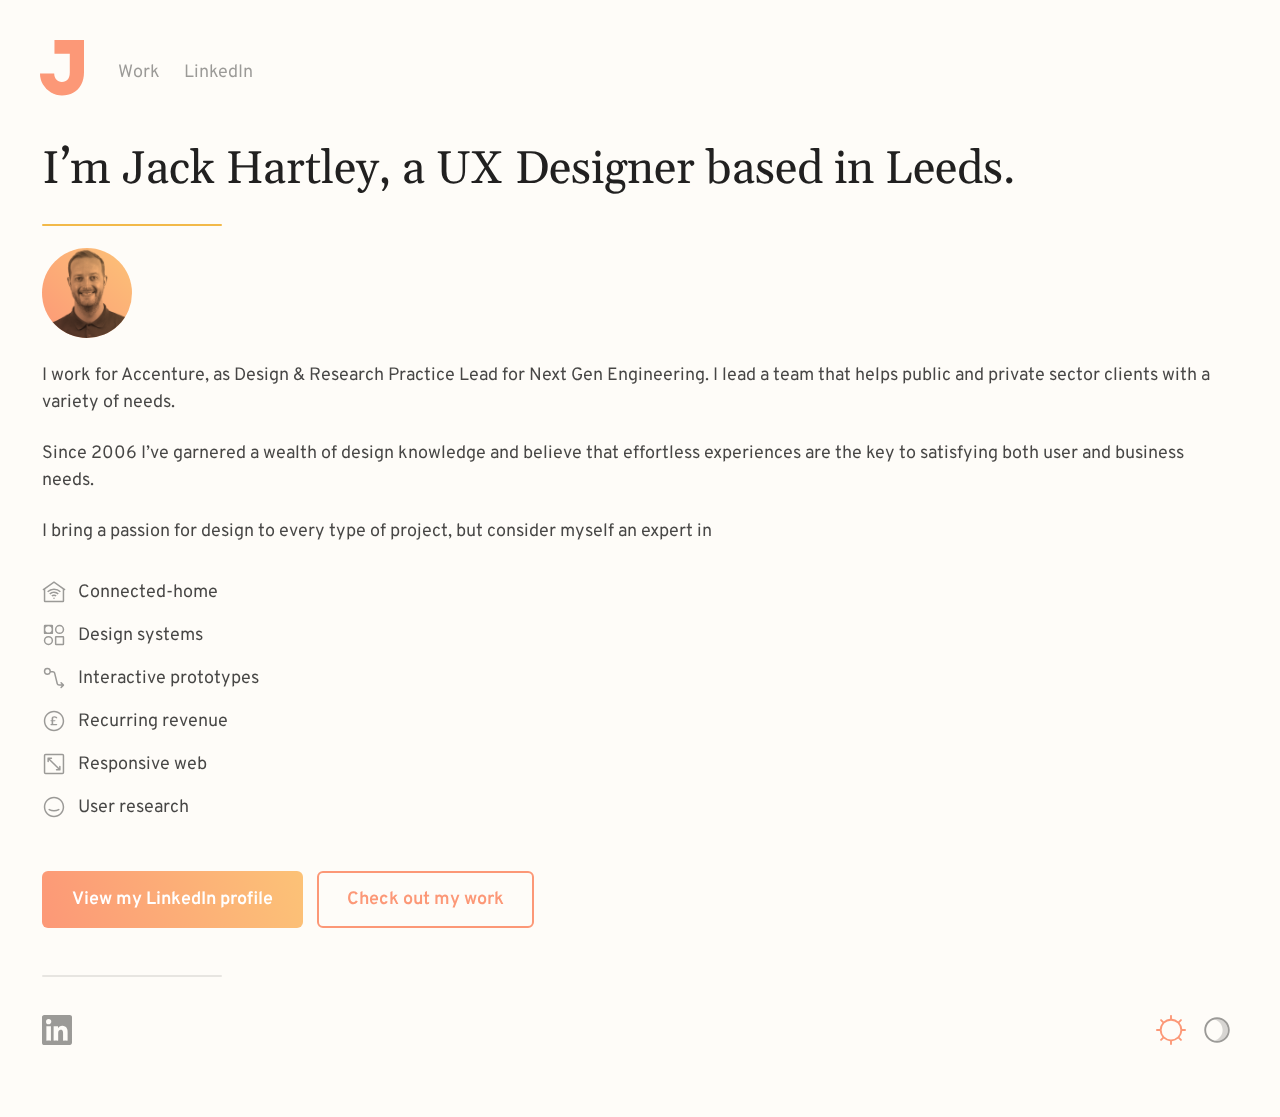
<file: index.html>
<!DOCTYPE html>
<html lang="en" dir="ltr">
  <head>
    <script async src="https://www.googletagmanager.com/gtag/js?id=UA-107955600-2"></script>
    <script>
    window.dataLayer = window.dataLayer || [];
    function gtag() {
    dataLayer.push(arguments);
    }
    gtag('js', new Date());
    gtag('config', 'UA-107955600-2');
    </script>
    <meta charset="utf-8">
    <meta name=viewport content="width=device-width, initial-scale=1.0" />
    <meta name=description content="Jack Hartley is a UX designer, based in Leeds." />
    <title>Jack Hartley is a UX designer, based in Leeds.</title>
    <link href="theme-summer.css" rel="stylesheet" type="text/css" media="screen" />
    <link href="style.css" rel="stylesheet" type="text/css" media="screen" />
    <link href="https://fonts.googleapis.com/css?family=Gelasio|Overpass&display=swap" rel="stylesheet" />
    <link rel="apple-touch-icon" sizes="180x180" href="/apple-touch-icon.png">
    <link rel="icon" type="image/png" sizes="32x32" href="/favicon-32x32.png">
    <link rel="icon" type="image/png" sizes="16x16" href="/favicon-16x16.png">
    <!--<link rel="manifest" href="manifest.webmanifest">-->
    <script>
    (function(h, o, t, j, a, r) {
    h.hj = h.hj || function() {
    (h.hj.q = h.hj.q || []).push(arguments)
    };
    h._hjSettings = {
    hjid: 2269529,
    hjsv: 6
    };
    a = o.getElementsByTagName('head')[0];
    r = o.createElement('script');
    r.async = 1;
    r.src = t + h._hjSettings.hjid + j + h._hjSettings.hjsv;
    a.appendChild(r);
    })(window, document, 'https://static.hotjar.com/c/hotjar-', '.js?sv=');
    </script>
  </head>
  <body>
    <div class="wrapper">
      <nav>
        <ul>
          <li>
            <a title="Jack Hartley" href="index.html" class="logo">
              <svg xmlns="http://www.w3.org/2000/svg" viewBox="0 0 27 34">
                <path fill-rule="nonzero"
                  d="M13.476 34c2.526 0 4.82-.558 6.882-1.674 2.062-1.115 3.685-2.75 4.868-4.901C26.409 25.273 27 22.715 27 19.75V0H8.872v8.416h9.4V19.99c0 1.88-.424 3.307-1.271 4.28-.847.972-2.038 1.458-3.573 1.458-1.439 0-2.582-.494-3.429-1.482-.847-.989-1.27-2.216-1.27-3.682H0c0 2.422.607 4.662 1.822 6.718a13.65 13.65 0 0 0 4.916 4.902C8.8 33.394 11.046 34 13.476 34z" />
                </svg>
              </a>
            </li>
            <li><a title="Jack Hartley's design portfolio" href="./work">Work</a></li>
            <li><a title="Connect with Jack Hartley on LinkedIn" href="https://www.linkedin.com/in/jack-hartley-6a5348b0/" target="_blank">LinkedIn</a></li>
          </ul>
        </nav>
        <main>
          <section>
            <h1>I’m Jack Hartley, a UX Designer based in Leeds.</h1>
            <div class="avatar grad-filter">
              <img src="img/jack-hartley.png" alt="Jack Hartley is a UX designer, based in Leeds" srcset="img/jack-hartley.png 1x, img/jack-hartley@2x.png 2x, img/jack-hartley@3x.png 3x">
            </div>
            <p>I work for Accenture, as Design &amp; Research Practice Lead for Next Gen Engineering. I lead a team that helps public and private sector clients with a variety of needs.</p>
            <p>Since 2006 I’ve garnered a wealth of design knowledge and believe that effortless experiences are the key to satisfying both user and business needs.</p>
            <p>I bring a passion for design to every type of project, but consider myself an expert in</p>
            <ul class="icon-list">
              <li>
                <svg xmlns="http://www.w3.org/2000/svg" viewBox="0 0 40 40">
                  <path
                    d="M20.581 2.415l17.88 12.771A1 1 0 0137.88 17H37v18a2 2 0 01-2 2H5a2 2 0 01-2-2V17h-.88a1 1 0 01-.58-1.814l17.879-12.77a1 1 0 011.162 0zM20 5.072L5.499 15.429V34.5h29V15.429L20 5.072zM20 29a1.25 1.25 0 110 2.5 1.25 1.25 0 010-2.5zm0-5c1.726 0 3.289.7 4.42 1.831L22.652 27.6A3.738 3.738 0 0020 26.5c-1.036 0-1.973.42-2.652 1.099L15.58 25.83A6.23 6.23 0 0120 24zm0-5c3.107 0 5.92 1.26 7.955 3.295l-1.768 1.768A8.723 8.723 0 0020 21.5c-2.416 0-4.604.98-6.187 2.563l-1.768-1.768A11.215 11.215 0 0120 19zm0-5a16.2 16.2 0 0111.491 4.76l-1.768 1.768A13.707 13.707 0 0020 16.5c-3.797 0-7.235 1.54-9.723 4.028L8.509 18.76A16.2 16.2 0 0120 14z" />
                  </svg>
                  Connected-home
                </li>
                <li>
                  <svg xmlns="http://www.w3.org/2000/svg" viewBox="0 0 40 40">
                    <path
                      d="M10.75 21.5a7.75 7.75 0 110 15.5 7.75 7.75 0 010-15.5zm24.25 0a2 2 0 012 2V35a2 2 0 01-2 2H23.5a2 2 0 01-2-2V23.5a2 2 0 012-2H35zM10.75 24a5.25 5.25 0 100 10.5 5.25 5.25 0 000-10.5zm23.75 0H24v10.5h10.5V24zM29.25 3a7.75 7.75 0 110 15.5 7.75 7.75 0 010-15.5zM16.5 3a2 2 0 012 2v11.5a2 2 0 01-2 2H5a2 2 0 01-2-2V5a2 2 0 012-2h11.5zm12.75 2.5a5.25 5.25 0 100 10.5 5.25 5.25 0 000-10.5zm-18.5 0a5.25 5.25 0 100 10.5 5.25 5.25 0 000-10.5z" />
                    </svg>
                    Design systems
                  </li>
                  <li>
                    <svg xmlns="http://www.w3.org/2000/svg" viewBox="0 0 40 40">
                      <path fill-rule="evenodd"
                        d="M9 15a6 6 0 115.954-6.75h3.195a4.25 4.25 0 014.072 3.033l.055.201 4.38 17.793a1.75 1.75 0 001.549 1.326l.15.006h4.376l-1.755-1.755a1.25 1.25 0 011.768-1.768l3.889 3.89a1.25 1.25 0 010 1.767l-3.89 3.89a1.25 1.25 0 01-1.767-1.769l1.755-1.755h-4.376a4.25 4.25 0 01-4.073-3.033l-.054-.201-4.38-17.793a1.75 1.75 0 00-1.55-1.326l-.15-.006H14.74A6.003 6.003 0 019 15zm0-9.5a3.5 3.5 0 100 7 3.5 3.5 0 000-7z" />
                      </svg>
                      Interactive prototypes
                    </li>
                    <li>
                      <svg xmlns="http://www.w3.org/2000/svg" viewBox="0 0 40 40">
                        <path
                          d="M20 3c9.389 0 17 7.611 17 17s-7.611 17-17 17S3 29.389 3 20 10.611 3 20 3zm0 2.5C11.992 5.5 5.5 11.992 5.5 20S11.992 34.5 20 34.5 34.5 28.008 34.5 20 28.008 5.5 20 5.5zm.489 6.5a7.09 7.09 0 012.415.43 6.816 6.816 0 012.079 1.166c.182.14.308.29.378.451.07.162.105.347.105.557 0 .308-.084.567-.252.777a.776.776 0 01-.63.315c-.14 0-.28-.028-.42-.084a2.938 2.938 0 01-.42-.21 8.527 8.527 0 00-1.617-.924 3.954 3.954 0 00-1.533-.315c-.602 0-1.078.182-1.428.546-.35.364-.525.903-.525 1.617v2.415h2.919l.123.007c.198.022.367.1.507.235.168.16.252.36.252.598a.796.796 0 01-.252.599.875.875 0 01-.63.241h-2.919v4.389h5.565l.162.005c.732.044 1.098.4 1.098 1.066 0 .742-.42 1.113-1.26 1.113H15.26l-.153-.004C14.37 26.946 14 26.577 14 25.88c0-.714.42-1.071 1.26-1.071h.714v-4.389h-1.113l-.122-.007a.81.81 0 01-.498-.235.813.813 0 01-.241-.598c0-.238.08-.438.242-.598a.839.839 0 01.619-.242h1.113v-2.604l.005-.249c.05-1.144.455-2.065 1.213-2.764.812-.75 1.911-1.124 3.297-1.124z" />
                        </svg>
                        Recurring revenue
                      </li>
                      <li>
                        <svg xmlns="http://www.w3.org/2000/svg" viewBox="0 0 40 40">
                          <path
                            d="M34 3a3 3 0 013 3v28a3 3 0 01-3 3H6a3 3 0 01-3-3V6a3 3 0 013-3h28zm0 2.5H6a.5.5 0 00-.492.41L5.5 6v28a.5.5 0 00.41.492L6 34.5h28a.5.5 0 00.492-.41L34.5 34V6a.5.5 0 00-.41-.492L34 5.5zM15.75 9a1.25 1.25 0 010 2.5h-2.483L28.5 26.733V24.25a1.25 1.25 0 012.5 0v5.537l-.004.059.004-.096a1.262 1.262 0 01-.237.732 1.172 1.172 0 01-.223.236l.094-.084a1.26 1.26 0 01-.788.362 1.31 1.31 0 01-.096.004h-5.5a1.25 1.25 0 010-2.5h2.483L11.5 13.267v2.483a1.25 1.25 0 01-2.5 0v-5.52c0-.027.002-.054.004-.08l-.004.1a1.262 1.262 0 01.237-.732 1.173 1.173 0 01.223-.236l-.094.084a1.26 1.26 0 01.783-.362A1.29 1.29 0 0110.25 9h5.5z" />
                          </svg>
                          Responsive web
                        </li>
                        <li>
                          <svg xmlns="http://www.w3.org/2000/svg" viewBox="0 0 40 40">
                            <path
                              d="M20 3c9.389 0 17 7.611 17 17s-7.611 17-17 17S3 29.389 3 20 10.611 3 20 3zm0 2.5C11.992 5.5 5.5 11.992 5.5 20S11.992 34.5 20 34.5 34.5 28.008 34.5 20 28.008 5.5 20 5.5zm9.118 18.191a1.25 1.25 0 01-.559 1.677C25.724 26.786 22.867 27.5 20 27.5c-2.866 0-5.723-.714-8.559-2.132a1.25 1.25 0 011.118-2.236C15.057 24.382 17.534 25 20 25c2.467 0 4.943-.619 7.441-1.868a1.25 1.25 0 011.677.56z" />
                            </svg>
                            User research
                          </li>
                        </ul>
                        <a href="https://www.linkedin.com/in/jack-hartley-6a5348b0/" class="button" title="Connect with Jack Hartley on LinkedIn" target="_blank">View my LinkedIn profile</a>
                        <a href="./work" class="button secondary" title="Jack Hartley's portfolio">Check out my work</a>
                      </section>
                    </main>
                    <footer>
                      <ul class="social">
                        <li>
                          <a title="Connect with Jack Hartley on LinkedIn" href="https://www.linkedin.com/in/jack-hartley-6a5348b0/" target="_blank" class="linkedin">
                            <svg xmlns="http://www.w3.org/2000/svg" viewBox="0 0 24 24">
                              <path fill-rule="nonzero"
                                d="M11.996.008c3.406 0 6.812.009 10.218-.008.907-.004 1.642.646 1.764 1.444.013.088.02.178.02.268.002 6.861.002 13.722 0 20.584 0 .91-.723 1.663-1.628 1.702-.06.002-.12.002-.18.002H1.796c-.853 0-1.498-.459-1.723-1.232A1.93 1.93 0 0 1 0 22.26V1.745C0 .772.733.021 1.708.01 2.533 0 3.356.008 4.178.008h7.818zm.802 10.535c0-.48-.01-.89.004-1.301.005-.2-.051-.274-.265-.272-.98.011-1.96.013-2.94 0-.235-.004-.288.073-.288.294a3548.2 3548.2 0 0 1 0 10.942c0 .223.058.301.289.298 1.018-.011 2.036-.011 3.054 0 .226.002.29-.066.288-.294-.009-1.835-.009-3.67-.002-5.506.002-.38.027-.764.092-1.137.139-.775.491-1.404 1.322-1.612.25-.062.517-.077.776-.073.866.01 1.395.41 1.586 1.26.103.455.142.931.146 1.4.015 1.887.01 3.774.002 5.662 0 .22.056.303.29.302a150.38 150.38 0 0 1 3.054 0c.218.001.278-.07.278-.283a1099.1 1099.1 0 0 1-.002-6.09c.002-.831-.041-1.66-.233-2.472-.26-1.11-.772-2.056-1.863-2.545a4.99 4.99 0 0 0-3.37-.28c-.94.246-1.658.827-2.218 1.707zm-9.281 4.19c0 1.834.002 3.668-.004 5.503 0 .187.04.27.244.268 1.048-.008 2.095-.008 3.143 0 .19.002.242-.071.242-.253-.004-3.676-.004-7.352 0-11.028 0-.202-.07-.251-.26-.251a170.6 170.6 0 0 1-3.1-.002c-.222-.002-.27.071-.27.281.008 1.828.005 3.655.005 5.481zm1.807-7.295c1.158 0 2.086-.92 2.088-2.067A2.085 2.085 0 0 0 5.33 3.27a2.073 2.073 0 0 0-2.084 2.093 2.068 2.068 0 0 0 2.079 2.075z" />
                              </svg>
                            </a>
                          </li>
                        </ul>
                        <ul class="themes">
                          <li class="summer">
                            <svg xmlns="http://www.w3.org/2000/svg" viewBox="0 0 30 30">
                              <path fill-rule="nonzero"
                                d="M15 0c.518 0 .938.42.938.938v2.85a11.2 11.2 0 0 1 6.327 2.622l2.016-2.017a.937.937 0 1 1 1.326 1.326L23.59 7.735a11.2 11.2 0 0 1 2.621 6.327h2.852a.937.937 0 1 1 0 1.876H26.21a11.2 11.2 0 0 1-2.62 6.327l2.016 2.016a.938.938 0 0 1-1.326 1.326l-2.016-2.017a11.2 11.2 0 0 1-6.327 2.621v2.852a.937.937 0 1 1-1.876 0V26.21a11.2 11.2 0 0 1-6.327-2.62L5.72 25.606a.938.938 0 0 1-1.326-1.326l2.017-2.016a11.2 11.2 0 0 1-2.621-6.327H.937a.937.937 0 1 1 0-1.876H3.79a11.2 11.2 0 0 1 2.62-6.327L4.394 5.72A.938.938 0 0 1 5.72 4.393L7.735 6.41a11.2 11.2 0 0 1 6.327-2.621V.937c0-.517.42-.937.938-.937zm0 5.625a9.375 9.375 0 1 0 0 18.75 9.375 9.375 0 0 0 0-18.75z" />
                              </svg>
                            </li>
                            <li class="solstice">
                              <svg xmlns="http://www.w3.org/2000/svg" viewBox="0 0 30 30">
                                <g fill-rule="nonzero">
                                  <path d="M15 2.25c7.042 0 12.75 5.708 12.75 12.75S22.042 27.75 15 27.75 2.25 22.042 2.25 15 7.958 2.25 15 2.25zm0 1.875C8.994 4.125 4.125 8.994 4.125 15S8.994 25.875 15 25.875 25.875 21.006 25.875 15 21.006 4.125 15 4.125z" />
                                  <path fill-opacity=".39"
                                    d="M15 4.125c6.006 0 10.875 4.869 10.875 10.875S21.006 25.875 15 25.875c-.872 0-1.72-.103-2.532-.296l-.092-.023C17.113 24.38 20.625 20.1 20.625 15c0-5.1-3.512-9.381-8.25-10.556l.093-.023c.812-.193 1.66-.296 2.532-.296z" />
                                  </g>
                                </svg>
                              </li>
                            </ul>
                          </footer>
                        </div>
                      </body>
                    </html>
</file>
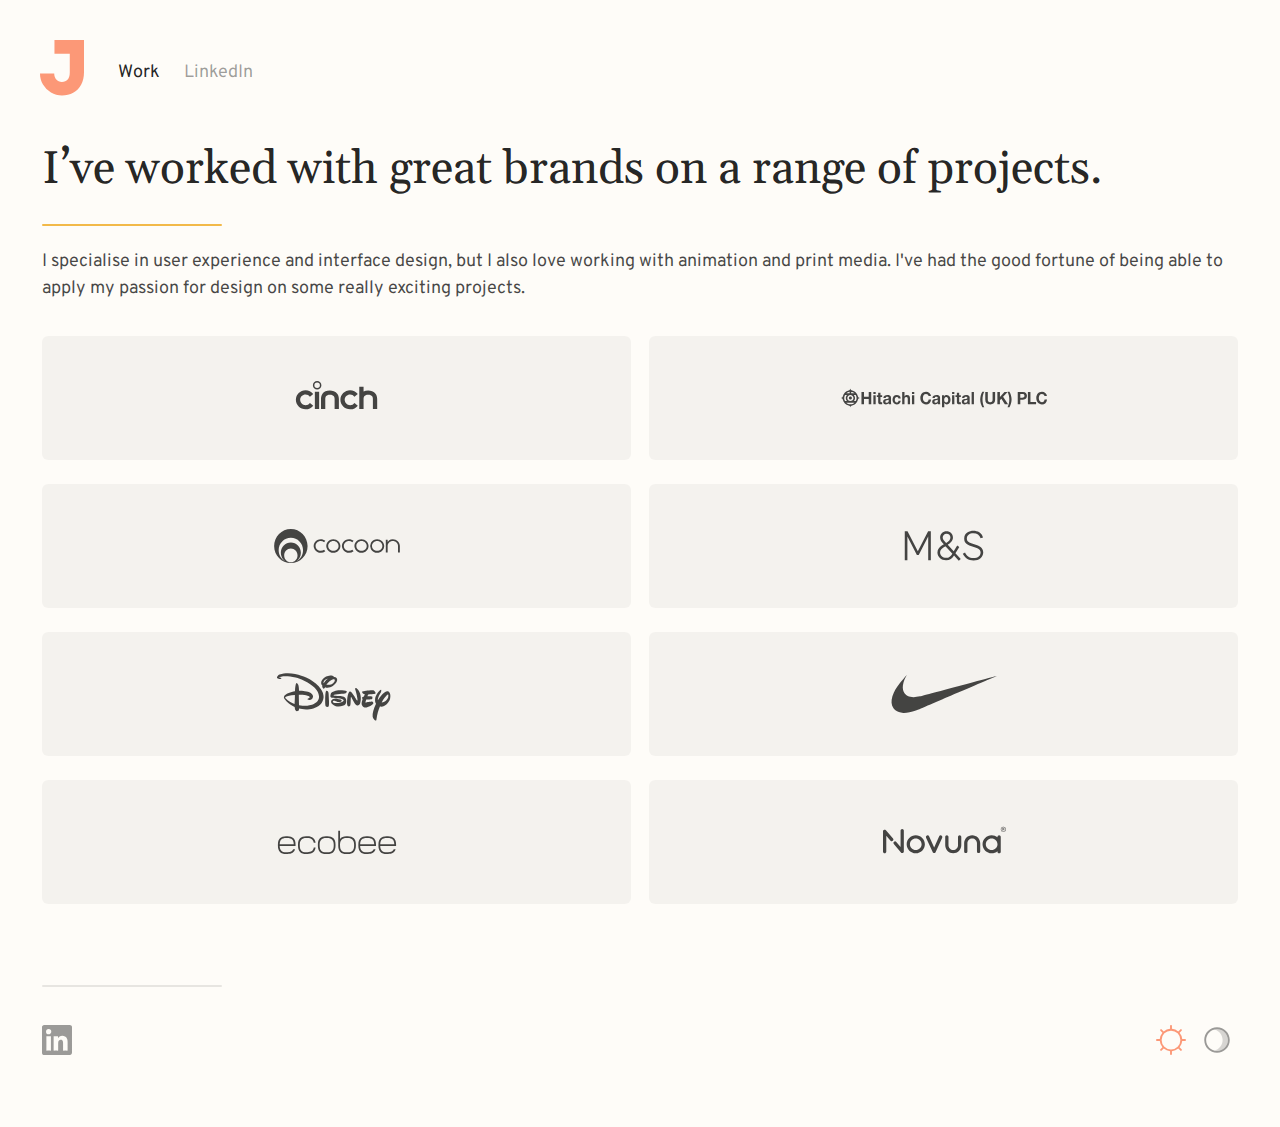
<file: work/index.html>
<!DOCTYPE html>
<html lang="en" dir="ltr">
  <head>
    <script async src="https://www.googletagmanager.com/gtag/js?id=UA-107955600-2"></script>
    <script>
    window.dataLayer = window.dataLayer || [];
    function gtag() {
    dataLayer.push(arguments);
    }
    gtag('js', new Date());
    gtag('config', 'UA-107955600-2');
    </script>
    <meta charset="utf-8">
    <meta name=viewport content="width=device-width, initial-scale=1.0" />
    <meta name=description content="Jack Hartley is a UX designer, based in Leeds." />
    <title>Jack Hartley's design portfolio | Leeds-based UX designer.</title>
    <link href="../theme-summer.css" rel="stylesheet" type="text/css" media="screen" />
    <link href="../style.css" rel="stylesheet" type="text/css" media="screen" />
    <link href="https://fonts.googleapis.com/css?family=Gelasio|Overpass&display=swap" rel="stylesheet" />
    <link rel="apple-touch-icon" sizes="180x180" href="/apple-touch-icon.png">
    <link rel="icon" type="image/png" sizes="32x32" href="/favicon-32x32.png">
    <link rel="icon" type="image/png" sizes="16x16" href="/favicon-16x16.png">
    <!--<link rel="manifest" href="manifest.webmanifest">-->
  </head>
  <body>
    <div class="wrapper">
      <nav>
        <ul>
          <li>
            <a title="Jack Hartley" href="../" class="logo">
              <svg xmlns="http://www.w3.org/2000/svg" viewBox="0 0 27 34">
                <path fill-rule="nonzero"
                  d="M13.476 34c2.526 0 4.82-.558 6.882-1.674 2.062-1.115 3.685-2.75 4.868-4.901C26.409 25.273 27 22.715 27 19.75V0H8.872v8.416h9.4V19.99c0 1.88-.424 3.307-1.271 4.28-.847.972-2.038 1.458-3.573 1.458-1.439 0-2.582-.494-3.429-1.482-.847-.989-1.27-2.216-1.27-3.682H0c0 2.422.607 4.662 1.822 6.718a13.65 13.65 0 0 0 4.916 4.902C8.8 33.394 11.046 34 13.476 34z" />
                </svg>
              </a>
            </li>
            <li><a title="Jack Hartley's design portfolio" href="index.html" class="current">Work</a></li>
            <li><a title="Connect with Jack Hartley on LinkedIn" href="https://www.linkedin.com/in/jack-hartley-6a5348b0/" target="_blank">LinkedIn</a></li>
          </ul>
        </nav>
        <main>
          <section>
            <h1>I’ve worked with great brands on a range of projects.</h1>
            <p>I specialise in user experience and interface design, but I also love working with animation and print media. I've had the good fortune of being able to apply my passion for design on some really exciting projects.</p>
            <ul class="projects">
              <li>
                <a title="cinch" href="cinch.html">
                  <svg viewBox="0 0 275 110" xmlns="http://www.w3.org/2000/svg">
                    <path fill-rule="nonzero" d="M104.266 46.805c3.178 0 6.177 1.45 8.119 3.925l-3.486 2.862a5.753 5.753 0 0 0-4.633-2.325c-3.163.003-5.726 2.524-5.73 5.635.004 3.111 2.567 5.632 5.73 5.635a5.753 5.753 0 0 0 4.633-2.325l3.486 2.863c-1.942 2.476-4.94 3.925-8.119 3.925C98.605 67 94 62.472 94 56.903c0-5.567 4.605-10.098 10.266-10.098zm47.096 0c3.178 0 6.177 1.45 8.118 3.925l-3.485 2.862a5.753 5.753 0 0 0-4.633-2.325c-3.163.003-5.726 2.524-5.729 5.635.004 3.111 2.567 5.632 5.73 5.635a5.754 5.754 0 0 0 4.633-2.325l-.001.001 3.485 2.86a10.309 10.309 0 0 1-7.79 3.92l-.328.006c-5.659 0-10.264-4.53-10.264-10.098 0-5.566 4.604-10.096 10.264-10.096zm-32.747 1.546v18.31h-4.535v-18.31h4.535zm11.42-1.204c2.494 0 5.896.632 7.933 3.635 1.27 1.874 1.536 4.01 1.536 5.47v10.41h-4.536v-10.41c0-.692-.1-2-.775-2.995-.751-1.11-2.111-1.65-4.158-1.65-2.105 0-3.518.711-4.2 1.65-.658.903-.733 2.041-.733 2.994v10.41h-4.536v-10.41c0-1.565.163-3.874 1.578-5.82 1.582-2.18 4.238-3.284 7.891-3.284zM165.598 43v5.062c1.36-.61 3.006-.916 4.933-.916 2.494 0 5.896.63 7.932 3.635 1.27 1.875 1.537 4.01 1.537 5.47v10.41h-4.537v-10.41c0-.691-.1-2-.774-2.994-.753-1.11-2.111-1.65-4.158-1.65-2.105 0-3.518.71-4.2 1.65-.657.903-.733 2.042-.733 2.994v10.41h-4.536V43h4.536zM116.5 37c2.482 0 4.5 2.018 4.5 4.499A4.506 4.506 0 0 1 116.5 46a4.506 4.506 0 0 1-4.5-4.5c0-2.48 2.018-4.5 4.5-4.5zm0 1.58a2.922 2.922 0 0 0-2.92 2.919 2.922 2.922 0 0 0 2.92 2.92 2.922 2.922 0 0 0 2.92-2.92 2.922 2.922 0 0 0-2.92-2.92z" />
                  </svg>
                </a>
              </li>
              <li>
                <a title="Cocoon" href="cocoon.html">
                  <svg xmlns="http://www.w3.org/2000/svg" viewBox="0 0 275 110">
                    <path fill-rule="evenodd"
                      d="M88.695 37c9.772 0 17.694 8.082 17.694 18.05 0 9.969-7.922 18.05-17.694 18.05C78.922 73.1 71 65.019 71 55.05 71 45.082 78.922 37 88.695 37zm0 20.746c-3.897 0-7.056 3.222-7.056 7.197s3.16 7.197 7.056 7.197 7.055-3.222 7.055-7.197-3.159-7.197-7.055-7.197zm0-11.34c-7.121 0-12.893 5.888-12.893 13.151 0 5.19 2.947 9.676 7.226 11.815a10.859 10.859 0 01-4.938-9.141c0-5.974 4.748-10.817 10.605-10.817 5.856 0 10.604 4.843 10.604 10.817 0 3.848-1.971 7.224-4.938 9.141 4.28-2.139 7.226-6.625 7.226-11.815 0-7.263-5.772-13.151-12.892-13.151zm91.308 1.412c4.102 0 7.44 3.218 7.44 7.173s-3.338 7.174-7.44 7.174c-2.554 0-4.9-1.242-6.276-3.32a7.162 7.162 0 01-.467-.825 6.942 6.942 0 010-6.057c.137-.283.292-.56.467-.825 1.376-2.079 3.722-3.32 6.276-3.32zm-46.339 0c4.102 0 7.44 3.218 7.44 7.173s-3.338 7.174-7.44 7.174c-2.554 0-4.9-1.242-6.276-3.32a6.966 6.966 0 010-7.707c1.376-2.079 3.722-3.32 6.276-3.32zm29.783 0c4.102 0 7.44 3.218 7.44 7.173s-3.338 7.174-7.44 7.174c-2.554 0-4.9-1.242-6.275-3.32a6.964 6.964 0 010-7.707c1.375-2.079 3.721-3.32 6.275-3.32zm-43.117 0c1.833 0 3.513.644 4.811 1.708l-1.321 1.496a5.657 5.657 0 00-3.49-1.187c-3.019 0-5.475 2.313-5.475 5.156 0 2.843 2.456 5.156 5.475 5.156 1.33 0 2.552-.45 3.502-1.196l1.316 1.5a7.568 7.568 0 01-4.818 1.713c-2.554 0-4.9-1.24-6.276-3.32a6.966 6.966 0 010-7.706c1.376-2.079 3.722-3.32 6.276-3.32zm29.89 0c1.834 0 3.513.644 4.811 1.708l-1.321 1.496a5.657 5.657 0 00-3.49-1.187c-3.019 0-5.474 2.313-5.474 5.156 0 2.843 2.455 5.156 5.474 5.156 1.33 0 2.552-.45 3.502-1.196l1.316 1.5a7.568 7.568 0 01-4.818 1.713c-2.554 0-4.9-1.24-6.276-3.32a6.965 6.965 0 010-7.706c1.376-2.079 3.722-3.32 6.276-3.32zm46.34 0c4.102 0 7.44 3.217 7.44 7.173v6.866h-1.965V54.99c0-2.843-2.456-5.157-5.475-5.157-3.019 0-5.475 2.314-5.475 5.157v6.866h-1.965V48.434h1.965v2.295l.394-.535c.017-.024 1.784-2.377 5.08-2.377zm-16.557 2.017c-3.018 0-5.474 2.313-5.474 5.156 0 2.843 2.456 5.157 5.474 5.157 3.019 0 5.474-2.314 5.474-5.157s-2.455-5.156-5.474-5.156zm-46.339 0c-3.019 0-5.474 2.313-5.474 5.156 0 2.843 2.455 5.157 5.474 5.157s5.474-2.314 5.474-5.157-2.455-5.156-5.474-5.156zm29.783 0c-3.018 0-5.474 2.313-5.474 5.156 0 2.843 2.456 5.157 5.474 5.157 3.019 0 5.475-2.314 5.475-5.157s-2.456-5.156-5.475-5.156z" />
                    </svg>
                  </a>
                </li>
                <li>
                  <a title="Disney" href="disney.html">
                    <svg xmlns="http://www.w3.org/2000/svg" viewBox="0 0 275 110">
                      <path
                        d="M177.709 54.744c-2.029.47-7.386.733-7.386.733l-.659 2.13s2.653-.227 4.595-.035c0 0 .624-.052.693.698.035.768-.052 1.572-.052 1.572s-.052.471-.693.593c-.746.122-5.774.35-5.774.35l-.814 2.758s-.295.628.38.454c.625-.175 5.896-1.187 6.589-1.048.728.175 1.56 1.188 1.318 2.095-.278 1.1-5.548 4.487-8.738 4.26 0 0-1.682.105-3.086-2.182-1.353-2.182.468-6.285.468-6.285s-.815-1.92-.208-2.62c0 0 .347-.296 1.387-.383l1.3-2.689s-1.474.087-2.34-.995c-.798-1.048-.867-1.502-.243-1.78.659-.35 6.761-1.45 10.957-1.31 0 0 1.474-.175 2.774 2.392 0 0 .59 1.047-.451 1.292m-15.829 10.335c-.52 1.275-1.959 2.62-3.692 1.799-1.769-.838-4.56-6.565-4.56-6.565s-1.04-2.13-1.248-2.06c0 0-.226-.42-.347 1.92-.173 2.322.035 6.844-.919 7.56-.867.698-1.907.402-2.497-.419-.485-.82-.693-2.793-.416-6.233.312-3.44 1.093-7.106 2.08-8.24 1.041-1.153 1.873-.315 2.185 0 0 0 1.335 1.222 3.59 4.836l.38.663s2.046 3.44 2.254 3.422c0 0 .174.175.312.035.208-.052.14-1.17.14-1.17s-.382-3.719-2.29-10.004c0 0-.277-.803-.086-1.571.173-.699.919-.35.919-.35s2.878 1.397 4.282 6.111c1.387 4.714.45 8.992-.07 10.266M147.786 52.98c-.277.489-.399 1.17-1.595 1.362 0 0-11.616.82-12.188 1.641 0 0-.381.489.243.611.659.14 3.294.489 4.542.559 1.352 0 5.895.035 7.559 2.095 0 0 .954.978.919 3.195-.035 2.27-.434 3.073-1.318 3.893-.919.769-8.79 4.33-13.87-1.117 0 0-2.323-2.619.815-4.61 0 0 2.254-1.396 8.028.228 0 0 1.733.628 1.664 1.274-.104.699-1.44 1.397-3.38 1.362-1.873-.052-3.26-.96-2.983-.803.26.087-2.028-1.117-2.74-.297-.693.768-.52 1.222.174 1.694 1.734 1.012 8.547.646 10.576-1.641 0 0 .815-.926-.416-1.677-1.214-.698-4.75-1.134-6.12-1.187-1.3-.07-6.172 0-6.9-1.274 0 0-.694-.908.07-3.387.797-2.62 6.466-3.632 8.928-3.841 0 0 6.761-.28 8.027 1.117 0 0 .173.314-.035.786M128.61 68.327c-.815.61-2.548.349-3.051-.35-.486-.61-.659-3.02-.572-6.809.121-3.875.173-8.624 1.04-9.393.867-.75 1.387-.087 1.734.42.346.523.797 1.1.867 2.304.104 1.222.398 7.508.398 7.508s.382 5.726-.398 6.32m1.716-20.427c-2.393.82-4.022.558-5.41-.053-.606 1.1-.97 1.432-1.42 1.502-.694.07-1.301-1.048-1.388-1.397-.139-.262-.468-.733-.07-1.798-1.351-1.223-1.455-2.864-1.213-3.964.312-1.292 2.6-6.145 9.536-6.721 0 0 3.398-.245 3.987 1.57h.104s3.294 0 3.225 2.969c0 2.968-3.64 6.67-7.351 7.944m3.086-8.503c-2.185.35-5.548 3.283-7.16 5.71 2.479.453 6.813.279 8.755-3.667 0 0 .919-2.48-1.595-2.043m-9.587 1.92c-.694 1.136-.729 1.817-.4 2.27.816-1.222 2.255-3.142 4.422-4.644-1.665.175-3.069.873-4.022 2.375m59.067 26.835c-1.595 3.945-2.948 7.943-3.728 13.932 0 0-.173 1.17-1.127.786-.953-.35-2.513-1.92-2.86-4.138-.347-2.898.936-7.787 3.554-13.409-.763-1.222-1.3-3.038-.867-5.587 0 0 .694-4.714 5.375-8.974 0 0 .554-.471.866-.314.382.175.226 1.676-.086 2.444-.278.734-2.358 4.365-2.358 4.365s-1.3 2.48-.936 4.417c2.462-3.806 8.061-11.523 11.529-9.079 2.202 1.572 2.202 6.635.555 9.568-1.3 2.322-4.976 7.123-9.883 6.006m7.213-11.872c-1.283 1.396-3.572 4.05-5.375 7.647 1.907-.21 3.762-1.275 4.334-1.816.92-.82 3.034-3.038 2.705-5.97 0 0-.208-1.537-1.664.139m-77.67 13.915c-6.137 1.885-11.928 1.012-15.083.174-.087 1.292-.226 1.833-.434 2.043-.243.28-2.254 1.432-3.363-.21-.486-.785-.728-2.2-.867-3.491-7.108-3.248-10.402-8.032-10.506-8.206-.174-.175-1.786-1.868-.174-3.963 1.509-1.886 6.502-3.789 10.975-4.54.173-3.84.59-6.809 1.127-8.118.641-1.572 1.456-.175 2.184.873.59.785.954 4.155.988 6.844 2.913-.14 4.681.07 7.923.698 4.265.733 7.108 2.933 6.883 5.412-.208 2.445-2.427 3.457-3.294 3.527-.867.07-2.254-.576-2.254-.576-.97-.454-.086-.873 1.04-1.362 1.249-.61.971-1.222.971-1.222-.45-1.397-5.981-2.322-11.477-2.322 0 3.055.122 8.118.208 11.07 3.85.732 6.727.575 6.727.575s14.043-.401 14.442-9.428C118.936 49 104.46 40.34 93.798 37.616c-10.645-2.81-16.679-.82-17.199-.559-.572.28-.052.385-.052.385s.572.087 1.613.436c1.04.35.208.873.208.873-1.82.628-3.85.262-4.248-.576-.399-.82.26-1.572 1.04-2.671.728-1.135 1.56-1.1 1.56-1.1 13.177-4.627 29.265 3.666 29.265 3.666 15.049 7.647 17.615 16.639 17.337 20.13-.242 3.44-1.56 9.254-10.835 12.082m-28.953-12.5c-1.491.698-.45 1.815-.45 1.815 2.808 3.02 6.24 4.924 9.535 6.11.381-5.237.346-7.105.346-9.741-5.097.349-8.044 1.187-9.431 1.815" />
                      </svg>
                    </a>
                  </li>
                  <li>
                    <a title="ecobee" href="ecobee.html">
                      <svg xmlns="http://www.w3.org/2000/svg" viewBox="0 0 275 110">
                        <path fill-rule="evenodd"
                          d="M85.08 48.994c2.84 0 4.982.721 6.424 2.162 1.441 1.442 2.162 3.594 2.162 6.456v1.618H76.898c.041 2.26.611 3.925 1.71 4.993 1.1 1.068 2.78 1.602 5.04 1.602h1.37c1.68 0 3.027-.259 4.044-.778 1.016-.518 1.721-1.286 2.115-2.302h1.991c-.415 1.597-1.306 2.815-2.675 3.656-1.369.84-3.173 1.26-5.413 1.26h-1.494c-2.841 0-4.983-.721-6.424-2.163C75.72 64.058 75 61.905 75 59.043v-1.431c0-2.862.72-5.014 2.162-6.456 1.441-1.44 3.583-2.162 6.424-2.162h1.494zm21.251 0c2.53 0 4.511.576 5.942 1.727 1.431 1.151 2.281 2.868 2.551 5.149h-1.898c-.27-1.722-.948-2.992-2.037-3.811-1.09-.82-2.63-1.23-4.62-1.23h-1.37c-2.301 0-4.002.56-5.101 1.68-1.1 1.12-1.649 2.853-1.649 5.196v1.245c0 2.344.55 4.075 1.649 5.195s2.8 1.68 5.102 1.68h1.369c1.99 0 3.53-.41 4.62-1.229 1.089-.819 1.768-2.09 2.037-3.81h1.898c-.27 2.281-1.12 3.997-2.551 5.148-1.431 1.151-3.412 1.727-5.942 1.727h-1.493c-2.842 0-4.983-.721-6.425-2.163-1.441-1.44-2.162-3.593-2.162-6.455v-1.431c0-2.862.72-5.014 2.162-6.456 1.442-1.44 3.583-2.162 6.425-2.162h1.493zm21.014 0c2.842 0 4.983.721 6.425 2.162 1.441 1.442 2.162 3.594 2.162 6.456v1.43c0 2.863-.72 5.015-2.162 6.456-1.442 1.442-3.583 2.163-6.425 2.163h-1.492c-2.843 0-4.984-.721-6.425-2.163-1.442-1.44-2.162-3.593-2.162-6.455v-1.431c0-2.862.72-5.014 2.162-6.456 1.441-1.44 3.582-2.162 6.425-2.162h1.492zM140.714 43v8.856c.642-.953 1.518-1.669 2.629-2.146 1.109-.477 2.462-.716 4.06-.716h1.492c2.842 0 4.983.721 6.425 2.162 1.441 1.442 2.162 3.594 2.162 6.456v1.43c0 2.863-.72 5.015-2.162 6.456-1.442 1.442-3.583 2.163-6.425 2.163h-1.493c-2.842 0-4.983-.721-6.424-2.163-1.442-1.44-2.162-3.593-2.162-6.455V43h1.898zm29.448 5.994c2.841 0 4.983.721 6.425 2.162 1.44 1.442 2.162 3.594 2.162 6.456v1.618H161.98c.042 2.26.612 3.925 1.711 4.993 1.1 1.068 2.78 1.602 5.04 1.602h1.369c1.68 0 3.028-.259 4.044-.778 1.016-.518 1.722-1.286 2.116-2.302h1.99c-.414 1.597-1.306 2.815-2.675 3.656-1.368.84-3.173 1.26-5.413 1.26h-1.493c-2.842 0-4.983-.721-6.424-2.163-1.442-1.44-2.162-3.593-2.162-6.455v-1.431c0-2.862.72-5.014 2.162-6.456 1.44-1.44 3.582-2.162 6.424-2.162h1.493zm21.252 0c2.84 0 4.982.721 6.424 2.162 1.441 1.442 2.162 3.594 2.162 6.456v1.618h-16.768c.04 2.26.61 3.925 1.71 4.993 1.1 1.068 2.78 1.602 5.04 1.602h1.37c1.68 0 3.027-.259 4.044-.778 1.016-.518 1.721-1.286 2.115-2.302h1.991c-.415 1.597-1.307 2.815-2.675 3.656-1.37.84-3.174 1.26-5.413 1.26h-1.494c-2.842 0-4.983-.721-6.424-2.163-1.442-1.44-2.162-3.593-2.162-6.455v-1.431c0-2.862.72-5.014 2.162-6.456 1.441-1.44 3.582-2.162 6.424-2.162h1.494zm-64.13 1.836h-1.37c-2.302 0-4.002.56-5.102 1.68-1.1 1.12-1.648 2.852-1.648 5.195v1.245c0 2.344.549 4.075 1.648 5.195 1.1 1.12 2.8 1.68 5.103 1.68h1.368c2.302 0 4.003-.56 5.102-1.68 1.1-1.12 1.65-2.851 1.65-5.195v-1.245c0-2.343-.55-4.075-1.65-5.195-1.1-1.12-2.8-1.68-5.102-1.68zm21.55 0h-1.37c-2.302 0-4.003.56-5.101 1.68-1.1 1.12-1.65 2.852-1.65 5.195v1.245c0 2.344.55 4.075 1.65 5.195 1.098 1.12 2.8 1.68 5.102 1.68h1.368c2.302 0 4.003-.56 5.102-1.68 1.1-1.12 1.65-2.851 1.65-5.195v-1.245c0-2.343-.55-4.075-1.65-5.195-1.1-1.12-2.8-1.68-5.102-1.68zm-63.817 0H83.65c-2.261 0-3.941.534-5.04 1.602-1.1 1.069-1.67 2.722-1.711 4.962h14.87c-.041-2.24-.612-3.893-1.71-4.962-1.1-1.068-2.78-1.602-5.04-1.602zm85.083 0h-1.369c-2.26 0-3.94.534-5.04 1.602-1.1 1.069-1.67 2.722-1.71 4.962h14.87c-.042-2.24-.612-3.893-1.711-4.962-1.1-1.068-2.78-1.602-5.04-1.602zm21.251 0h-1.369c-2.26 0-3.94.534-5.04 1.602-1.1 1.069-1.67 2.722-1.71 4.962h14.87c-.042-2.24-.612-3.893-1.71-4.962-1.1-1.068-2.78-1.602-5.04-1.602z" />
                        </svg>
                      </a>
                    </li>
                    <li>
                      <a title="Hitachi Capital (UK) PLC" href="hitachi-capital.html">
                        <svg xmlns="http://www.w3.org/2000/svg" viewBox="0 0 275 110">
                          <path
                            d="M38.483 45.02c.097 1.072.877 1.787 1.895 2.025 3.01.704 5.37 3.075 6.085 6.074.238 1.018.953 1.797 2.024 1.895-1.071.086-1.786.866-2.024 1.884-.715 3.01-3.075 5.381-6.085 6.085-.958.224-1.705.87-1.87 1.84l-.02.142-.018-.143c-.166-.968-.913-1.605-1.871-1.84-3-.703-5.381-3.074-6.074-6.084-.238-1.018-.953-1.798-2.025-1.884 1.072-.087 1.776-.866 2.025-1.895.704-3.01 3.075-5.37 6.074-6.074 1.018-.25 1.797-.953 1.884-2.025zm101.875 6.897c2.783 0 4.028 2.36 4.028 5.013 0 2.49-1.288 4.818-3.898 4.818-1.082 0-2.057-.487-2.652-1.407h-.033v4.44h-2.436V52.165h2.317v1.191h.033c.595-1.007 1.548-1.44 2.641-1.44zm39.746-3.613c-1.286 2.541-1.871 5.356-1.871 8.171 0 2.87.563 5.685 1.851 8.305h-2.024c-1.419-2.469-2.263-5.284-2.263-8.12 0-2.707.758-6.042 2.263-8.348l2.04-.001.004-.007zm26.638.008c1.429 2.468 2.263 5.305 2.263 8.131 0 2.674-.758 6.085-2.263 8.337h-2.047c1.289-2.544 1.873-5.338 1.873-8.153 0-2.87-.563-5.706-1.851-8.315h2.025zm-88.244-.011c2.674 0 4.959 1.656 5.284 4.634h-2.62c-.185-1.278-1.354-2.252-2.675-2.252-2.415 0-3.324 2.165-3.324 4.417 0 2.144.91 4.31 3.324 4.31 1.646 0 2.577-1.17 2.783-2.891h2.61c-.272 3.226-2.372 5.273-5.382 5.273-3.768 0-6.02-2.978-6.02-6.692 0-3.822 2.241-6.8 6.02-6.8zm65.333.303v8.012c0 1.408.346 2.794 2.522 2.794 1.917 0 2.534-.867 2.534-2.794v-8.012h2.696v8.012c0 3.487-1.96 5.176-5.23 5.176-3.313 0-5.218-1.657-5.218-5.176v-8.012h2.696zm57.288-.303c2.674 0 4.959 1.656 5.284 4.634h-2.62c-.185-1.278-1.354-2.252-2.675-2.252-2.415 0-3.324 2.165-3.324 4.417 0 2.144.91 4.31 3.324 4.31 1.646 0 2.577-1.17 2.783-2.891h2.609c-.27 3.226-2.371 5.273-5.381 5.273-3.768 0-6.02-2.978-6.02-6.692 0-3.822 2.252-6.8 6.02-6.8zm-80.35 3.616c1.764 0 3.897.412 3.897 2.653v4.85c0 .845.087 1.7.303 2.08h-2.468c-.087-.293-.152-.596-.174-.9-.768.845-1.884 1.16-2.988 1.16-1.7 0-3.02-.889-3.02-2.794.032-4.245 5.998-1.97 5.9-4.06 0-1.083-.725-1.267-1.58-1.267-.943 0-1.527.4-1.614 1.407H156.6v-.01c.14-2.383 2.176-3.119 4.168-3.119zm-31.325 0c1.765 0 3.898.412 3.898 2.653v4.85c0 .845.087 1.7.314 2.08h-2.468c-.087-.293-.152-.596-.174-.9-.768.845-1.884 1.16-2.988 1.16-1.7 0-3.02-.889-3.02-2.794.032-4.245 5.998-1.97 5.9-4.06 0-1.083-.725-1.267-1.58-1.267-.943 0-1.527.4-1.614 1.407h-2.436v-.01c.14-2.383 2.176-3.119 4.168-3.119zm-51.906 0c1.764 0 3.897.412 3.897 2.653v4.85c0 .845.087 1.7.304 2.08h-2.47c-.086-.293-.15-.596-.172-.9-.769.845-1.884 1.16-2.989 1.16-1.7 0-3.02-.889-3.02-2.794.032-4.245 5.998-1.97 5.9-4.06 0-1.083-.725-1.267-1.58-1.267-.942 0-1.527.4-1.614 1.407H73.37v-.01c.14-2.383 2.176-3.119 4.169-3.119zm10.015-.01c2.09 0 4.028 1.158 4.169 3.54h-2.393c-.152-1.061-.758-1.603-1.798-1.603-1.559 0-2.079 1.657-2.079 3.032 0 1.353.498 2.945 2.025 2.945 1.148 0 1.787-.736 1.938-1.895h2.35c-.325 2.469-1.917 3.822-4.266 3.822-2.675 0-4.472-1.981-4.472-4.785 0-2.902 1.646-5.057 4.526-5.057zm-17.248-2.534v2.793h1.786v1.71h-1.786V58.5c0 .866.206 1.083 1.028 1.083.271 0 .531-.022.758-.076v2.003c-.411.076-.942.087-1.418.087-1.505 0-2.794-.347-2.794-2.22v-5.5h-1.483v-1.71h1.473v-2.794h2.436zm83.241 0v2.793h1.776v1.71h-1.787V58.5c0 .866.206 1.083 1.03 1.083.27 0 .53-.022.757-.076v2.003c-.411.076-.942.087-1.418.087-1.505 0-2.794-.347-2.794-2.22v-5.5h-1.472v-1.71h1.472v-2.794h2.436zM42.825 59.929h-8.673c1.17 1.018 2.674 1.635 4.33 1.635 2.004 0 3.184-.617 4.343-1.635zm178.187-11.314c3.064 0 4.234 2.035 4.234 4.136 0 2.09-1.17 4.136-4.234 4.136h-2.826v4.623h-2.696V48.615h5.522zm-125.306 0v4.85h.054c.617-1.06 1.678-1.548 2.588-1.548 2.588 0 3.237 1.538 3.237 3.844v5.738H99.15v-5.273c0-1.537-.411-2.295-1.559-2.295-1.321 0-1.884.78-1.884 2.674V61.5H93.27V48.615h2.436zm73.443 0v12.884h-2.437V48.615h2.437zm27.501 0v5.338l4.786-5.338h3.357l-4.786 5.089 5.251 7.795h-3.378l-3.692-5.792-1.548 1.645V61.5h-2.696V48.615h2.706zm-143.745 0v4.948h4.96v-4.948h2.695v12.884h-2.696v-5.554h-4.959v5.554H50.21V48.615h2.696zm176.033 0v10.502h5.966V61.5h-8.662V48.615h2.696zm-163.7 3.551v9.323H62.8v-9.323h2.437zm83.23 0v9.323h-2.436v-9.323h2.436zm-42.41 0v9.323h-2.437v-9.323h2.436zM78.998 56.93c-.411.38-1.267.4-2.024.542-.758.14-1.44.433-1.44 1.375s.703 1.19 1.494 1.19c1.905 0 1.97-1.57 1.97-2.143v-.964zm51.907 0c-.411.38-1.267.4-2.025.542-.758.14-1.44.433-1.44 1.375s.704 1.19 1.494 1.19c1.906 0 1.971-1.57 1.971-2.143v-.964zm31.324 0c-.412.38-1.267.4-2.025.542-.758.14-1.44.433-1.44 1.375s.704 1.19 1.494 1.19c1.838 0 1.964-1.46 1.97-2.078V56.93zm-22.402-3.086c-1.592 0-2.111 1.495-2.111 3.01 0 1.516.552 2.956 2.122 2.956 1.602 0 2.111-1.44 2.111-2.956 0-1.494-.563-3.01-2.122-3.01zM38.483 51.733c-1.808 0-3.27 1.473-3.27 3.28 0 1.809 1.462 3.27 3.27 3.27 1.819 0 3.28-1.461 3.28-3.27 0-1.807-1.461-3.28-3.28-3.28zm5.684 0h-2.024c.768.877 1.256 2.014 1.256 3.28 0 1.257-.488 2.404-1.256 3.27h2.024c.553-.963.867-2.078.867-3.27 0-1.201-.325-2.316-.867-3.28zm-9.333 0H32.82c-.552.964-.877 2.079-.877 3.28 0 1.192.314 2.307.877 3.27h2.014c-.78-.866-1.256-2.013-1.256-3.27 0-1.255.466-2.403 1.256-3.28zm3.649 1.646c.92 0 1.646.725 1.646 1.635 0 .898-.737 1.635-1.646 1.635-.899 0-1.635-.737-1.635-1.635 0-.899.736-1.635 1.635-1.635zm181.793-2.566h-2.09v3.854h2.09c1.234 0 2.371-.292 2.371-1.927 0-1.646-1.126-1.927-2.371-1.927zM65.238 48.615v2.1H62.8v-2.1h2.437zm40.82 0v2.1h-2.437v-2.1h2.436zm42.41 0v2.1h-2.436v-2.1h2.436zm-110.797-.109c-1.332.174-2.555.737-3.52 1.581h3.52v-1.58zm1.646 0v1.581h3.519c-.964-.855-2.177-1.418-3.52-1.58z" />
                          </svg>
                        </a>
                      </li>
                      <li>
                        <a title="M&amp;S" href="m-and-s.html">
                          <svg xmlns="http://www.w3.org/2000/svg" viewBox="0 0 275 110">
                            <path
                              d="M178.783 45.95l-2.529.924c-1.001-3.211-3.833-5.28-7.666-5.28-4.183 0-6.928 2.112-6.928 5.676 0 7.653 17.34 3.607 17.34 14.383 0 5.149-4.096 8.755-10.195 8.755-5.664 0-9.063-2.727-11.415-7.082l2.352-1.452c1.568 3.344 4.444 5.94 8.802 5.94 5.053 0 7.668-2.332 7.668-6.204 0-7.698-17.34-3.914-17.34-14.385 0-6.203 5.533-8.225 9.627-8.225 4.62 0 8.802 2.11 10.284 6.95zm-42.656.088c0 1.715 1.134 3.167 3.618 5.852 2.917-1.718 4.53-3.52 4.53-5.852 0-2.288-1.525-4.092-4.14-4.092-2.438 0-4.008 1.937-4.008 4.092zm2.92 9.106c-3.965 2.2-5.707 3.959-5.707 6.686 0 3.122 2.787 5.72 6.36 5.72 3.226 0 4.88-1.5 6.665-4.4l-7.32-8.006h.002zm14.115 15.396l-5.052-5.453c-1.83 2.902-4.314 5.013-8.41 5.013-5.272 0-9.15-3.695-9.15-8.226 0-3.783 2.311-6.114 6.753-8.666-2.525-2.55-3.92-4.662-3.92-7.17 0-3.65 3.05-6.554 6.753-6.554 3.92 0 6.84 2.903 6.84 6.554 0 3.52-2.744 5.894-5.49 7.699l6.275 6.905 3.702-6.07 2.222 1.407-4.094 6.73 5.62 6.028-2.047 1.803h-.002zM123.58 39.394V70.1h-2.788V45.028l-10.02 19.619h-1.963L98.789 45.07V70.1H96V39.394h2.92l10.89 21.203 10.894-21.203h2.876z" />
                            </svg>
                          </a>
                        </li>
                        <li>
                          <a title="Nike" href="nike.html">
                            <svg xmlns="http://www.w3.org/2000/svg" viewBox="0 0 275 110">
                              <path
                                d="M94.354 74.984c-3.337-.133-6.067-1.048-8.202-2.748-.407-.324-1.378-1.298-1.704-1.708-.866-1.091-1.454-2.153-1.847-3.33-1.208-3.627-.586-8.385 1.779-13.606 2.024-4.471 5.148-8.905 10.598-15.046.803-.903 3.194-3.546 3.21-3.546.005 0-.125.226-.289.502-1.417 2.378-2.63 5.18-3.29 7.606-1.061 3.892-.933 7.232.375 9.822.902 1.784 2.449 3.33 4.188 4.184 3.045 1.495 7.504 1.62 12.948.362.375-.087 18.95-5.028 41.278-10.98 22.328-5.954 40.6-10.82 40.602-10.816.006.005-51.874 22.251-78.806 33.793-4.265 1.827-5.406 2.289-7.411 2.994-5.126 1.804-9.717 2.664-13.429 2.517z" />
                              </svg>
                            </a>
                          </li>
                          <li>
                            <a title="Novuna" href="novuna.html">
                              <svg viewBox="0 0 275 110" xmlns="http://www.w3.org/2000/svg">
                                <path fill-rule="evenodd" d="M200.401 41.644h-.538v-.969h.538c.315 0 .512.21.512.485 0 .262-.184.484-.512.484zm1.024-.497c0-.485-.367-.89-.984-.89h-1.063v2.827h.485v-1.021h.63l.512 1.02h.512l-.59-1.125c.275-.105.498-.406.498-.811zm-1.129 2.748c-1.39 0-2.23-.982-2.23-2.225 0-1.256.84-2.225 2.204-2.225 1.418 0 2.257.955 2.257 2.212 0 1.27-.826 2.238-2.23 2.238zM200.27 39c-1.614 0-2.677 1.191-2.677 2.67 0 1.48 1.063 2.657 2.703 2.657 1.667 0 2.704-1.204 2.704-2.67 0-1.479-1.05-2.657-2.73-2.657zm-65.54 9.09a1.766 1.766 0 0 0-2.333.882l-5.303 11.743-5.372-11.75a1.766 1.766 0 0 0-2.338-.872 1.758 1.758 0 0 0-.873 2.332l6.988 15.283c.002.006.006.011.009.017.032.069.069.136.11.2l.027.04c.035.052.074.102.115.15l.033.04c.049.054.101.106.158.154l.037.03c.046.037.094.073.145.106l.052.033c.062.038.126.074.194.104l.01.004c.067.03.135.054.204.075l.057.015c.057.015.114.028.171.037l.058.01c.075.009.15.015.224.015h.002c.075 0 .15-.006.226-.016l.058-.01a1.73 1.73 0 0 0 .171-.036l.058-.016a1.75 1.75 0 0 0 .198-.073l.017-.006.003-.002c.068-.03.131-.066.193-.104l.05-.032c.05-.034.1-.07.145-.107l.038-.031c.057-.049.11-.1.158-.156l.032-.038c.041-.049.08-.1.115-.153l.028-.04c.04-.064.077-.131.109-.2l.009-.017 6.902-15.284c.4-.886.004-1.928-.884-2.327zm-27.088 15.427c-3.405 0-6.176-2.763-6.176-6.16 0-3.396 2.77-6.16 6.176-6.16s6.177 2.764 6.177 6.16c0 3.397-2.771 6.16-6.177 6.16zm0-15.762c-5.308 0-9.628 4.308-9.628 9.602 0 5.295 4.32 9.602 9.628 9.602 5.31 0 9.629-4.307 9.629-9.602 0-5.294-4.32-9.602-9.629-9.602zM93.29 41.174c-.954 0-1.726.77-1.726 1.721v17.397l-4.512-5.396a1.73 1.73 0 0 0-2.43-.22 1.718 1.718 0 0 0-.22 2.425l7.555 9.037.002.002.005.006.018.02c.033.038.067.075.103.11l.054.048a1.654 1.654 0 0 0 .386.262l.068.032a1.7 1.7 0 0 0 .104.041l.06.022c.04.013.082.023.123.034.017.004.033.009.05.012.044.01.09.016.135.022l.044.007c.045.004.09.006.136.007l.045.002c.055 0 .11-.003.165-.008l.044-.006a1.77 1.77 0 0 0 .116-.017l.057-.012a1.868 1.868 0 0 0 .252-.078l.057-.023.09-.044c.018-.009.037-.017.054-.027.03-.016.058-.034.087-.053l.05-.031.083-.062.046-.035.004-.003.035-.033c.03-.025.059-.051.087-.079.02-.02.037-.04.055-.06l.057-.065c.019-.023.037-.048.055-.073.015-.02.03-.04.044-.062.017-.025.032-.05.047-.076l.04-.069c.013-.024.024-.05.035-.074.013-.026.026-.052.037-.08l.025-.069c.01-.03.022-.059.03-.09.008-.022.013-.045.018-.068.008-.03.017-.062.023-.094l.012-.078c.004-.029.01-.058.012-.088.004-.036.005-.073.006-.11l.002-.054V42.895c0-.95-.772-1.721-1.725-1.721zm74.024 6.586c-4.687 0-8.5 3.803-8.5 8.478v8.807c0 .95.772 1.721 1.725 1.721.953 0 1.726-.77 1.726-1.72v-8.808c0-2.777 2.265-5.036 5.049-5.036 2.784 0 5.049 2.26 5.049 5.036v8.807c0 .95.772 1.721 1.726 1.721.953 0 1.725-.77 1.725-1.72v-8.808c0-4.675-3.813-8.478-8.5-8.478zm-13.247.213c-.953 0-1.725.77-1.725 1.722v8.828c0 2.776-2.265 5.035-5.05 5.035-2.783 0-5.048-2.26-5.048-5.035v-8.828c0-.951-.773-1.722-1.726-1.722s-1.726.77-1.726 1.722v8.828c0 4.674 3.814 8.477 8.5 8.477 4.688 0 8.501-3.803 8.501-8.477v-8.828c0-.951-.772-1.722-1.726-1.722zm33.83 15.544c-3.405 0-6.176-2.763-6.176-6.16 0-3.396 2.77-6.16 6.177-6.16 3.405 0 6.176 2.764 6.176 6.16 0 3.397-2.77 6.16-6.176 6.16zm7.903-15.532c-.953 0-1.726.77-1.726 1.721V50a9.599 9.599 0 0 0-6.176-2.244c-5.31 0-9.628 4.308-9.628 9.602 0 5.295 4.319 9.602 9.628 9.602 2.349 0 4.503-.844 6.176-2.243v.563c0 .95.773 1.721 1.726 1.721s1.726-.77 1.726-1.721V49.706c0-.95-.773-1.72-1.726-1.72zm-112.2 3.433-7.54-8.805v-.002l-.006-.007-.031-.033a1.615 1.615 0 0 0-.081-.085c-.02-.02-.042-.037-.064-.056l-.06-.053c-.026-.02-.052-.037-.077-.055l-.06-.042c-.025-.017-.052-.032-.079-.047l-.066-.037c-.025-.013-.051-.024-.077-.036-.025-.012-.05-.024-.077-.034-.024-.01-.048-.018-.072-.026l-.088-.03-.07-.017c-.031-.008-.062-.016-.093-.021l-.081-.012c-.028-.004-.056-.01-.085-.012a1.671 1.671 0 0 0-.115-.006l-.05-.002h-.004a1.87 1.87 0 0 0-.173.009h-.003c-.055.006-.11.014-.164.025-.023.004-.045.01-.067.016-.033.008-.065.015-.097.024-.027.008-.053.018-.079.028-.027.009-.054.017-.08.028l-.09.041-.063.03a1.756 1.756 0 0 0-.142.084l-.003.002a1.732 1.732 0 0 0-.138.1l-.003.003c-.013.01-.024.022-.036.032-.029.025-.058.05-.086.077-.02.02-.037.04-.055.06-.02.02-.039.04-.057.062-.02.023-.037.048-.055.072l-.044.06c-.017.025-.032.05-.047.075-.014.022-.028.044-.04.067l-.036.072c-.012.026-.025.051-.036.078-.01.022-.017.045-.026.068-.01.029-.021.057-.03.087-.007.022-.012.045-.018.067l-.023.092c-.005.025-.008.05-.011.076-.005.029-.01.057-.013.086-.003.036-.004.072-.005.108 0 .018-.003.035-.003.052V65.32c0 .928.773 1.681 1.727 1.681.953 0 1.727-.753 1.727-1.681V48.323l4.493 5.248c.341.399.833.605 1.327.605.39 0 .782-.128 1.105-.39a1.651 1.651 0 0 0 .22-2.368z"   />
                              </svg>
                            </a>
                          </li>
                        </ul>
                      </section>
                    </main>
                    <footer>
                      <ul class="social">
                        <li>
                          <a title="Connect with Jack Hartley on LinkedIn" href="https://www.linkedin.com/in/jack-hartley-6a5348b0/" target="_blank" class="linkedin">
                            <svg xmlns="http://www.w3.org/2000/svg" viewBox="0 0 24 24">
                              <path fill-rule="nonzero"
                                d="M11.996.008c3.406 0 6.812.009 10.218-.008.907-.004 1.642.646 1.764 1.444.013.088.02.178.02.268.002 6.861.002 13.722 0 20.584 0 .91-.723 1.663-1.628 1.702-.06.002-.12.002-.18.002H1.796c-.853 0-1.498-.459-1.723-1.232A1.93 1.93 0 0 1 0 22.26V1.745C0 .772.733.021 1.708.01 2.533 0 3.356.008 4.178.008h7.818zm.802 10.535c0-.48-.01-.89.004-1.301.005-.2-.051-.274-.265-.272-.98.011-1.96.013-2.94 0-.235-.004-.288.073-.288.294a3548.2 3548.2 0 0 1 0 10.942c0 .223.058.301.289.298 1.018-.011 2.036-.011 3.054 0 .226.002.29-.066.288-.294-.009-1.835-.009-3.67-.002-5.506.002-.38.027-.764.092-1.137.139-.775.491-1.404 1.322-1.612.25-.062.517-.077.776-.073.866.01 1.395.41 1.586 1.26.103.455.142.931.146 1.4.015 1.887.01 3.774.002 5.662 0 .22.056.303.29.302a150.38 150.38 0 0 1 3.054 0c.218.001.278-.07.278-.283a1099.1 1099.1 0 0 1-.002-6.09c.002-.831-.041-1.66-.233-2.472-.26-1.11-.772-2.056-1.863-2.545a4.99 4.99 0 0 0-3.37-.28c-.94.246-1.658.827-2.218 1.707zm-9.281 4.19c0 1.834.002 3.668-.004 5.503 0 .187.04.27.244.268 1.048-.008 2.095-.008 3.143 0 .19.002.242-.071.242-.253-.004-3.676-.004-7.352 0-11.028 0-.202-.07-.251-.26-.251a170.6 170.6 0 0 1-3.1-.002c-.222-.002-.27.071-.27.281.008 1.828.005 3.655.005 5.481zm1.807-7.295c1.158 0 2.086-.92 2.088-2.067A2.085 2.085 0 0 0 5.33 3.27a2.073 2.073 0 0 0-2.084 2.093 2.068 2.068 0 0 0 2.079 2.075z" />
                              </svg>
                            </a>
                          </li>
                        </ul>
                        <ul class="themes">
                          <li class="summer">
                            <svg xmlns="http://www.w3.org/2000/svg" viewBox="0 0 30 30">
                              <path fill-rule="nonzero"
                                d="M15 0c.518 0 .938.42.938.938v2.85a11.2 11.2 0 0 1 6.327 2.622l2.016-2.017a.937.937 0 1 1 1.326 1.326L23.59 7.735a11.2 11.2 0 0 1 2.621 6.327h2.852a.937.937 0 1 1 0 1.876H26.21a11.2 11.2 0 0 1-2.62 6.327l2.016 2.016a.938.938 0 0 1-1.326 1.326l-2.016-2.017a11.2 11.2 0 0 1-6.327 2.621v2.852a.937.937 0 1 1-1.876 0V26.21a11.2 11.2 0 0 1-6.327-2.62L5.72 25.606a.938.938 0 0 1-1.326-1.326l2.017-2.016a11.2 11.2 0 0 1-2.621-6.327H.937a.937.937 0 1 1 0-1.876H3.79a11.2 11.2 0 0 1 2.62-6.327L4.394 5.72A.938.938 0 0 1 5.72 4.393L7.735 6.41a11.2 11.2 0 0 1 6.327-2.621V.937c0-.517.42-.937.938-.937zm0 5.625a9.375 9.375 0 1 0 0 18.75 9.375 9.375 0 0 0 0-18.75z" />
                              </svg>
                            </li>
                            <li class="solstice">
                              <svg xmlns="http://www.w3.org/2000/svg" viewBox="0 0 30 30">
                                <g fill-rule="nonzero">
                                  <path d="M15 2.25c7.042 0 12.75 5.708 12.75 12.75S22.042 27.75 15 27.75 2.25 22.042 2.25 15 7.958 2.25 15 2.25zm0 1.875C8.994 4.125 4.125 8.994 4.125 15S8.994 25.875 15 25.875 25.875 21.006 25.875 15 21.006 4.125 15 4.125z" />
                                  <path fill-opacity=".39"
                                    d="M15 4.125c6.006 0 10.875 4.869 10.875 10.875S21.006 25.875 15 25.875c-.872 0-1.72-.103-2.532-.296l-.092-.023C17.113 24.38 20.625 20.1 20.625 15c0-5.1-3.512-9.381-8.25-10.556l.093-.023c.812-.193 1.66-.296 2.532-.296z" />
                                  </g>
                                </svg>
                              </li>
                            </ul>
                          </footer>
                        </div>
                      </body>
                    </html>
</file>
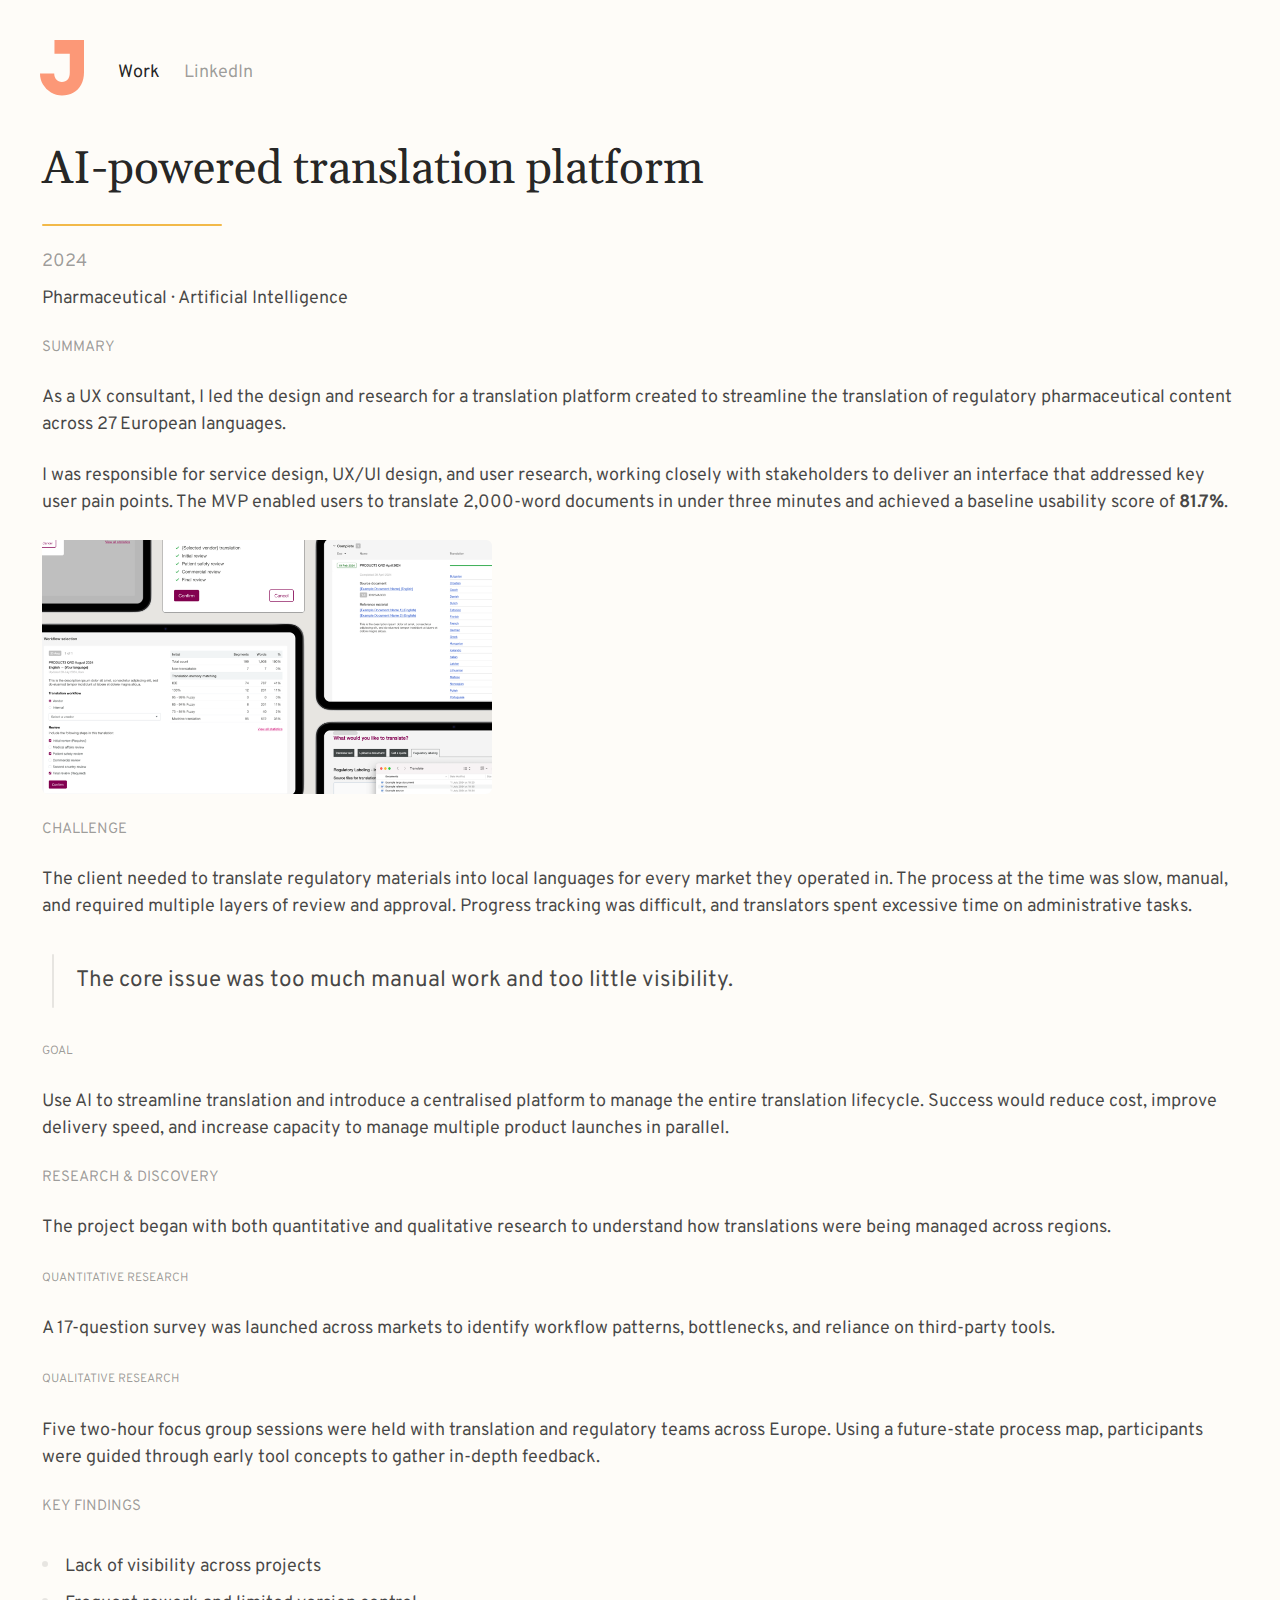
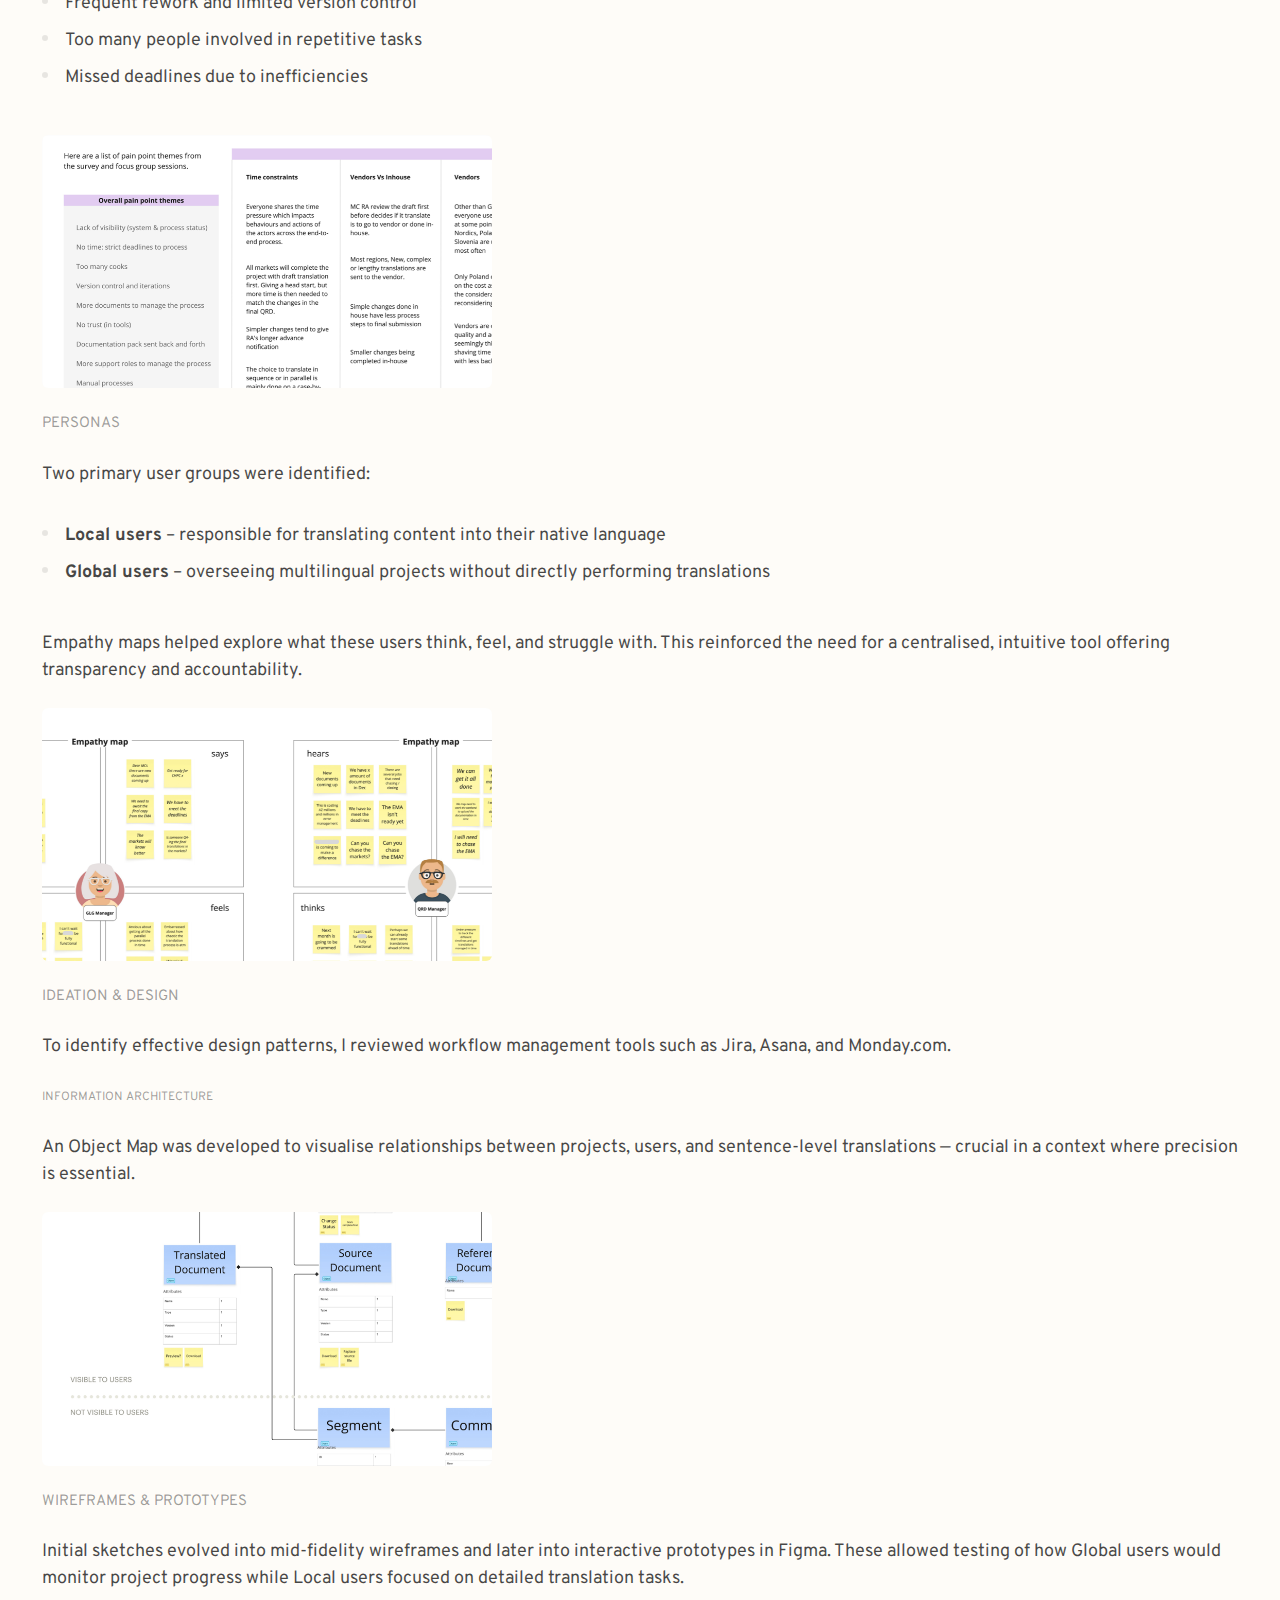
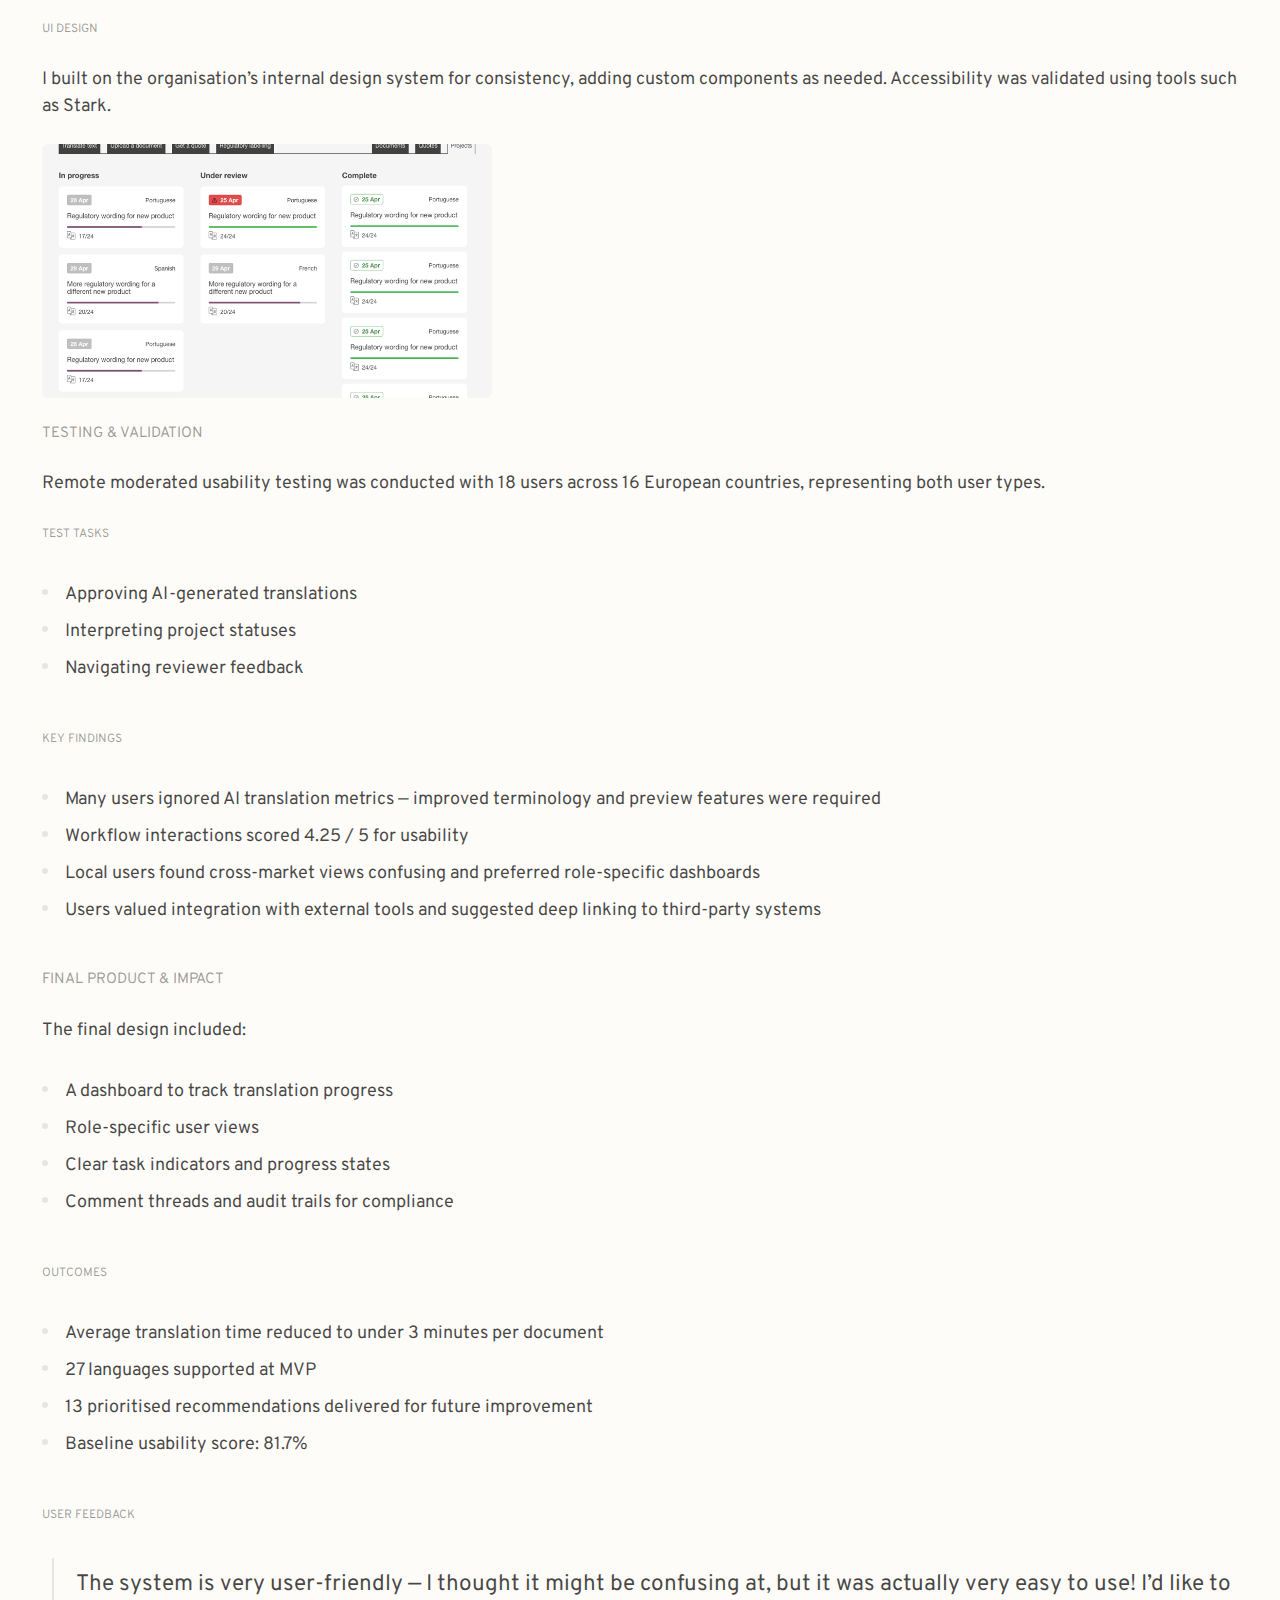
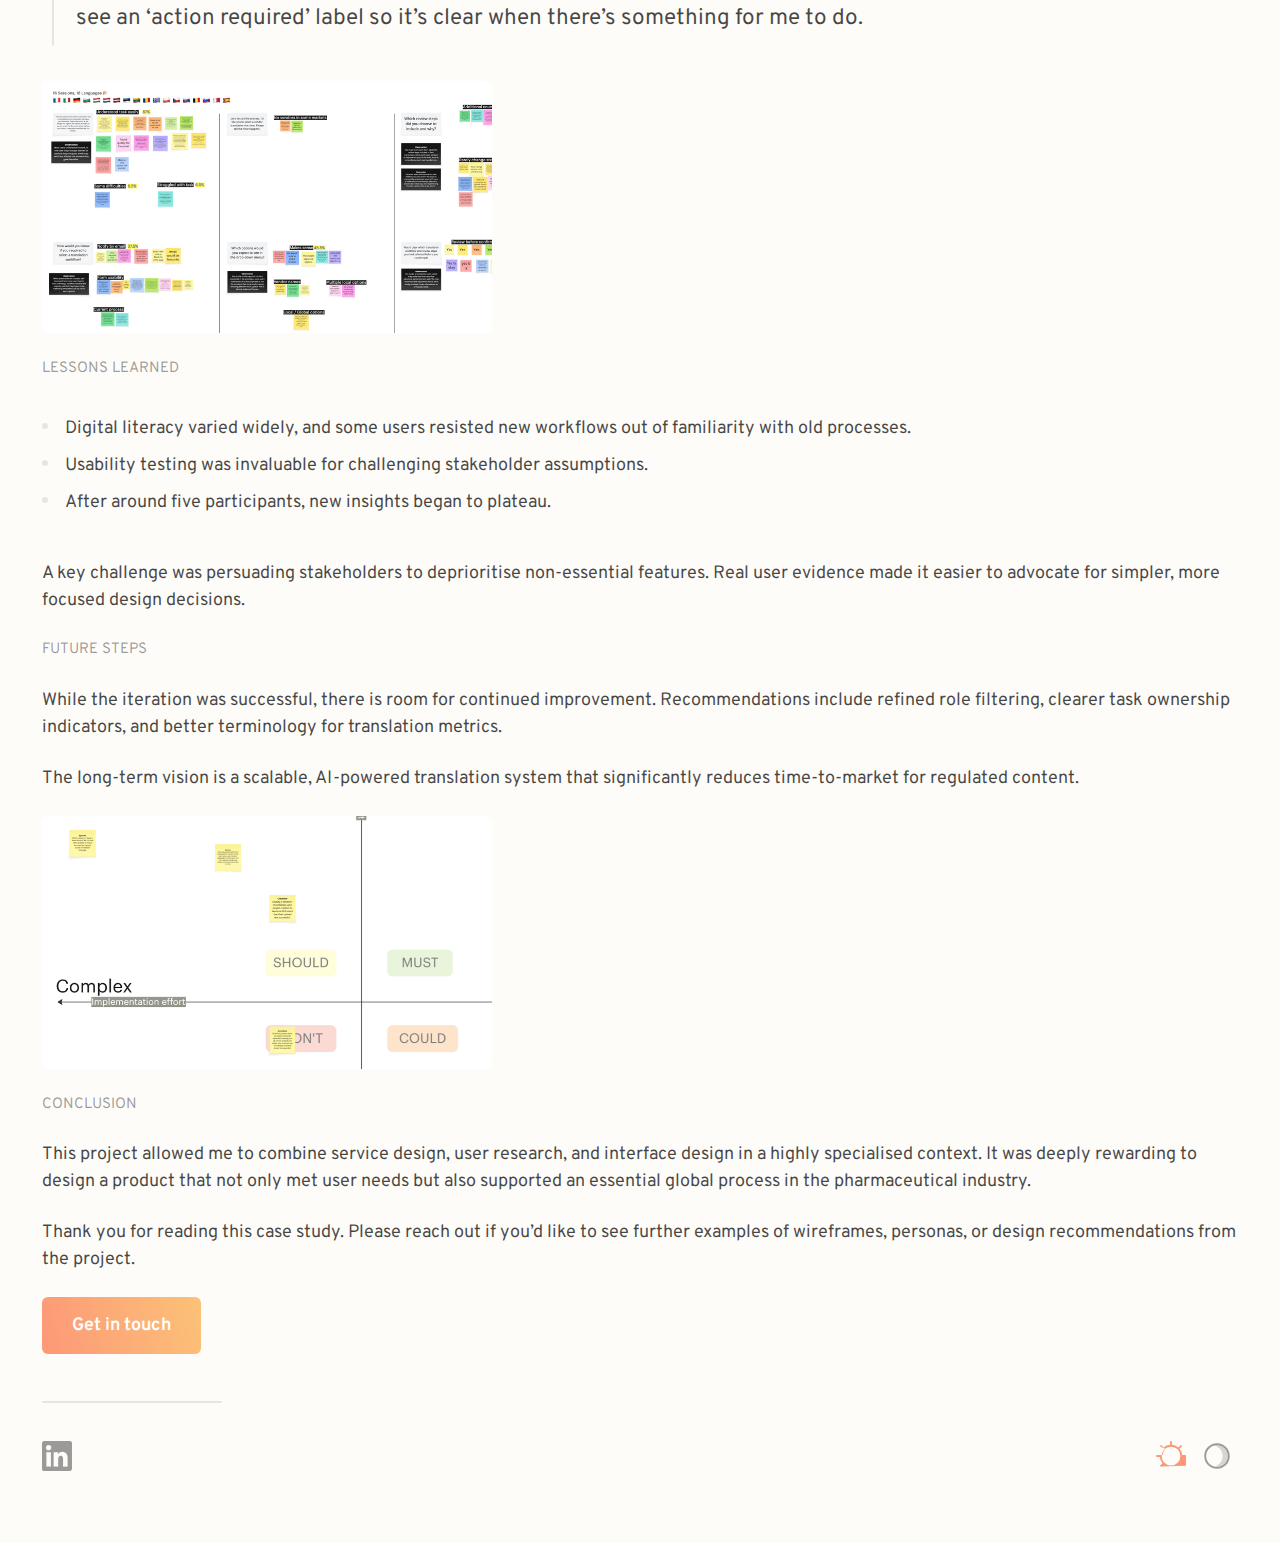
<file: work/ai-powered-translation-platform.html>
<!DOCTYPE html>
<html lang="en" dir="ltr">

<head>
  <script async src="https://www.googletagmanager.com/gtag/js?id=UA-107955600-2"></script>
  <script>
    window.dataLayer = window.dataLayer || [];

    function gtag() {
      dataLayer.push(arguments);
    }
    gtag('js', new Date());
    gtag('config', 'UA-107955600-2');
  </script>
  <meta charset="utf-8">
  <meta name=viewport content="width=device-width, initial-scale=1.0" />
  <meta name=description content="I led the design and research for an AI-powered translation platform for regulatory pharmaceutical content." />
  <title>AI-powered translation platform | Pharmaceutical | Artificial Intelligence</title>
  <link href="../theme-summer.css" rel="stylesheet" type="text/css" media="screen" />
  <link href="../style.css" rel="stylesheet" type="text/css" media="screen" />
  <link href="https://fonts.googleapis.com/css?family=Gelasio|Overpass&display=swap" rel="stylesheet" />
  <link rel="apple-touch-icon" sizes="180x180" href="../apple-touch-icon.png">
  <link rel="icon" type="image/png" sizes="32x32" href="../favicon-32x32.png">
  <link rel="icon" type="image/png" sizes="16x16" href="../favicon-16x16.png">
  <!--<link rel="manifest" href="manifest.webmanifest">-->
  <script>
    (function(h, o, t, j, a, r) {
      h.hj = h.hj || function() {
        (h.hj.q = h.hj.q || []).push(arguments)
      };
      h._hjSettings = {
        hjid: 2269529,
        hjsv: 6
      };
      a = o.getElementsByTagName('head')[0];
      r = o.createElement('script');
      r.async = 1;
      r.src = t + h._hjSettings.hjid + j + h._hjSettings.hjsv;
      a.appendChild(r);
    })(window, document, 'https://static.hotjar.com/c/hotjar-', '.js?sv=');
  </script>
</head>

<body>
  <div class="wrapper">

    <nav>
      <ul>
        <li>
          <a title="Jack Hartley" href="../" class="logo">
            <svg xmlns="http://www.w3.org/2000/svg" viewBox="0 0 27 34">
              <path fill-rule="nonzero"
                d="M13.476 34c2.526 0 4.82-.558 6.882-1.674 2.062-1.115 3.685-2.75 4.868-4.901C26.409 25.273 27 22.715 27 19.75V0H8.872v8.416h9.4V19.99c0 1.88-.424 3.307-1.271 4.28-.847.972-2.038 1.458-3.573 1.458-1.439 0-2.582-.494-3.429-1.482-.847-.989-1.27-2.216-1.27-3.682H0c0 2.422.607 4.662 1.822 6.718a13.65 13.65 0 0 0 4.916 4.902C8.8 33.394 11.046 34 13.476 34z" />
            </svg>
          </a>
        </li>
        <li><a title="Jack Hartley's design portfolio" href="index.html" class="current">Work</a></li>
        <li><a title="Connect with Jack Hartley on LinkedIn" href="https://www.linkedin.com/in/jack-hartley-6a5348b0/" target="_blank">LinkedIn</a></li>
      </ul>
    </nav>

    <main>
      <h1>AI-powered translation platform</h1>
      <h4>2024</h4>
      <p>Pharmaceutical ∙ Artificial Intelligence</p>
    
      <section>
        <h5>Summary</h5>
        <p>
          As a UX consultant, I led the design and research for a translation platform created to streamline
          the translation of regulatory pharmaceutical content across 27 European languages.
        </p>
        <p>
          I was responsible for service design, UX/UI design, and user research, working closely with
          stakeholders to deliver an interface that addressed key user pain points. The MVP enabled users
          to translate 2,000-word documents in under three minutes and achieved a baseline usability
          score of <strong>81.7%</strong>.
        </p>
      </section>
    
      <section class="full-width">
      <img src="../img/work/ai-translation-07-final-UI.png" alt="A series of screenshots of an AI-powered translation tool" srcset="../img/work/ai-translation-07-final-UI.png 1x, ../img/work/ai-translation-07-final-UI@2x.png 2x, ../img/work/ai-translation-07-final-UI@3x.png 3x">
      </section>
    
      <section>
        <h5>Challenge</h5>
        <p>
          The client needed to translate regulatory materials into local languages for every market they
          operated in. The process at the time was slow, manual, and required multiple layers of review
          and approval. Progress tracking was difficult, and translators spent excessive time on
          administrative tasks.
        </p>
        <blockquote>The core issue was too much manual work and too little visibility.</blockquote>
        <h6>Goal</h6>
        <p>
          Use AI to streamline translation and introduce a centralised platform to
          manage the entire translation lifecycle. Success would reduce cost, improve delivery speed,
          and increase capacity to manage multiple product launches in parallel.
        </p>
      </section>
    
      <section>
        <h5>Research &amp; discovery</h5>
        <p>
          The project began with both quantitative and qualitative research to understand how translations
          were being managed across regions.
        </p>
    
        <h6>Quantitative research</h6>
        <p>
          A 17-question survey was launched across markets to identify workflow patterns, bottlenecks,
          and reliance on third-party tools.
        </p>
    
        <h6>Qualitative research</h6>
        <p>
          Five two-hour focus group sessions were held with translation and regulatory teams across
          Europe. Using a future-state process map, participants were guided through early tool concepts
          to gather in-depth feedback.
        </p>
      </section>
    
      <section>
        <h5>Key findings</h5>
        <ul>
          <li>Lack of visibility across projects</li>
          <li>Frequent rework and limited version control</li>
          <li>Too many people involved in repetitive tasks</li>
          <li>Missed deadlines due to inefficiencies</li>
        </ul>
      </section>

      <section class="full-width">
        <img src="../img/work/ai-translation-01-research-findings.png" alt="Research findings from conducting interviews and focus groups" srcset="../img/work/ai-translation-01-research-findings.png 1x, ../img/work/ai-translation-01-research-findings@2x.png 2x, ../img/work/ai-translation-01-research-findings@3x.png 3x">
      </section>
    
      <section>
        <h5>Personas</h5>
        <p>Two primary user groups were identified:</p>
        <ul>
          <li><strong>Local users</strong> – responsible for translating content into their native language</li>
          <li><strong>Global users</strong> – overseeing multilingual projects without directly performing translations</li>
        </ul>
        <p>
          Empathy maps helped explore what these users think, feel, and struggle with. This reinforced the
          need for a centralised, intuitive tool offering transparency and accountability.
        </p>
      </section>

      <section class="full-width">
        <img src="../img/work/ai-translation-02-empathy-maps.png" alt="Personas and empathy maps generated from discovery with users" srcset="../img/work/ai-translation-02-empathy-maps.png 1x, ../img/work/ai-translation-02-empathy-maps@2x.png 2x, ../img/work/ai-translation-02-empathy-maps@3x.png 3x">
      </section>
    
      <section>
        <h5>Ideation &amp; design</h5>
        <p>
          To identify effective design patterns, I reviewed workflow management tools such as Jira,
          Asana, and Monday.com.
        </p>
    
        <h6>Information architecture</h6>
        <p>
          An Object Map was developed to visualise relationships between projects, users, and sentence-level
          translations — crucial in a context where precision is essential.
        </p>
      </section>
    
      <section class="full-width">
        <img src="../img/work/ai-translation-03-object-map.png" alt="An object map, created to better understand the relationships between UI elements" srcset="../img/work/ai-translation-03-object-map.png 1x, ../img/work/ai-translation-03-object-map@2x.png 2x, ../img/work/ai-translation-03-object-map@3x.png 3x">
      </section>
    
      <section>
        <h5>Wireframes &amp; prototypes</h5>
        <p>
          Initial sketches evolved into mid-fidelity wireframes and later into interactive prototypes in
          Figma. These allowed testing of how Global users would monitor project progress while Local
          users focused on detailed translation tasks.
        </p>
    
        <h6>UI design</h6>
        <p>
          I built on the organisation’s internal design system for consistency, adding custom components
          as needed. Accessibility was validated using tools such as Stark.
        </p>
      </section>

      <section class="full-width">
        <img src="../img/work/ai-translation-04-early-concepts.png" alt="Early wireframes for an AI-powered translation platform" srcset="../img/work/ai-translation-04-early-concepts.png 1x, ../img/work/ai-translation-04-early-concepts@2x.png 2x, ../img/work/ai-translation-04-early-concepts@3x.png 3x">
      </section>
    
      <section>
        <h5>Testing &amp; validation</h5>
        <p>
          Remote moderated usability testing was conducted with 18 users across 16 European countries,
          representing both user types.
        </p>
    
        <h6>Test tasks</h6>
        <ul>
          <li>Approving AI-generated translations</li>
          <li>Interpreting project statuses</li>
          <li>Navigating reviewer feedback</li>
        </ul>
    
        <h6>Key findings</h6>
        <ul>
          <li>Many users ignored AI translation metrics — improved terminology and preview features were required</li>
          <li>Workflow interactions scored 4.25 / 5 for usability</li>
          <li>Local users found cross-market views confusing and preferred role-specific dashboards</li>
          <li>Users valued integration with external tools and suggested deep linking to third-party systems</li>
        </ul>
      </section>
    
      <section>
        <h5>Final product &amp; impact</h5>
        <p>The final design included:</p>
        <ul>
          <li>A dashboard to track translation progress</li>
          <li>Role-specific user views</li>
          <li>Clear task indicators and progress states</li>
          <li>Comment threads and audit trails for compliance</li>
        </ul>
    
        <h6>Outcomes</h6>
        <ul>
          <li>Average translation time reduced to under 3 minutes per document</li>
          <li>27 languages supported at MVP</li>
          <li>13 prioritised recommendations delivered for future improvement</li>
          <li>Baseline usability score: 81.7%</li>
        </ul>
    
        <h6>User feedback</h6>
        <blockquote>
          The system is very user-friendly — I thought it might be confusing at, but it was actually
          very easy to use! I’d like to see an ‘action required’ label so it’s clear when there’s something
          for me to do.
        </blockquote>
      </section>
    
      <section class="full-width">
        <img src="../img/work/ai-translation-05-research-data-synthesis.png" alt="Data synthesis of user research conducted with participants from across Europe" srcset="../img/work/ai-translation-05-research-data-synthesis.png 1x, ../img/work/ai-translation-05-research-data-synthesis@2x.png 2x, ../img/work/ai-translation-05-research-data-synthesis@3x.png 3x">
      </section>
    
      <section>
        <h5>Lessons learned</h5>
        <ul>
          <li>Digital literacy varied widely, and some users resisted new workflows out of familiarity with old processes.
          </li>
          <li>Usability testing was invaluable for challenging stakeholder assumptions.</li>
          <li>After around five participants, new insights began to plateau.</li>
        </ul>
        <p>
          A key challenge was persuading stakeholders to deprioritise non-essential features. Real user
          evidence made it easier to advocate for simpler, more focused design decisions.
        </p>
      </section>
    
      <section>
        <h5>Future steps</h5>
        <p>
          While the iteration was successful, there is room for continued improvement. Recommendations
          include refined role filtering, clearer task ownership indicators, and better terminology for
          translation metrics.
        </p>
        <p>
          The long-term vision is a scalable, AI-powered translation system that significantly reduces
          time-to-market for regulated content.
        </p>
      </section>
    
      <section class="full-width">
        <img src="../img/work/ai-translation-06-impact-matrix.png" alt="An impact-effort matrix used to prioritise recommended improvements" srcset="../img/work/ai-translation-06-impact-matrix.png 1x, ../img/work/ai-translation-06-impact-matrix@2x.png 2x, ../img/work/ai-translation-06-impact-matrix@3x.png 3x">
      </section>
    
      <section>
        <h5>Conclusion</h5>
        <p>
          This project allowed me to combine service design, user research, and interface design in a
          highly specialised context. It was deeply rewarding to design a product that not only met user
          needs but also supported an essential global process in the pharmaceutical industry.
        </p>
        <p>
          Thank you for reading this case study. Please reach out if you’d like to see further examples of
          wireframes, personas, or design recommendations from the project.
        </p>
      </section>

      <a href="https://www.linkedin.com/in/jack-hartley-6a5348b0/" class="button" title="Get in touch with Jack Hartley on LinkedIn" target="_blank">Get in touch</a>
    
    </main>

    <footer>
      <ul class="social">
        <li>
          <a title="Connect with Jack Hartley on LinkedIn" href="https://www.linkedin.com/in/jack-hartley-6a5348b0/" target="_blank" class="linkedin">
            <svg xmlns="http://www.w3.org/2000/svg" viewBox="0 0 24 24">
              <path fill-rule="nonzero"
                d="M11.996.008c3.406 0 6.812.009 10.218-.008.907-.004 1.642.646 1.764 1.444.013.088.02.178.02.268.002 6.861.002 13.722 0 20.584 0 .91-.723 1.663-1.628 1.702-.06.002-.12.002-.18.002H1.796c-.853 0-1.498-.459-1.723-1.232A1.93 1.93 0 0 1 0 22.26V1.745C0 .772.733.021 1.708.01 2.533 0 3.356.008 4.178.008h7.818zm.802 10.535c0-.48-.01-.89.004-1.301.005-.2-.051-.274-.265-.272-.98.011-1.96.013-2.94 0-.235-.004-.288.073-.288.294a3548.2 3548.2 0 0 1 0 10.942c0 .223.058.301.289.298 1.018-.011 2.036-.011 3.054 0 .226.002.29-.066.288-.294-.009-1.835-.009-3.67-.002-5.506.002-.38.027-.764.092-1.137.139-.775.491-1.404 1.322-1.612.25-.062.517-.077.776-.073.866.01 1.395.41 1.586 1.26.103.455.142.931.146 1.4.015 1.887.01 3.774.002 5.662 0 .22.056.303.29.302a150.38 150.38 0 0 1 3.054 0c.218.001.278-.07.278-.283a1099.1 1099.1 0 0 1-.002-6.09c.002-.831-.041-1.66-.233-2.472-.26-1.11-.772-2.056-1.863-2.545a4.99 4.99 0 0 0-3.37-.28c-.94.246-1.658.827-2.218 1.707zm-9.281 4.19c0 1.834.002 3.668-.004 5.503 0 .187.04.27.244.268 1.048-.008 2.095-.008 3.143 0 .19.002.242-.071.242-.253-.004-3.676-.004-7.352 0-11.028 0-.202-.07-.251-.26-.251a170.6 170.6 0 0 1-3.1-.002c-.222-.002-.27.071-.27.281.008 1.828.005 3.655.005 5.481zm1.807-7.295c1.158 0 2.086-.92 2.088-2.067A2.085 2.085 0 0 0 5.33 3.27a2.073 2.073 0 0 0-2.084 2.093 2.068 2.068 0 0 0 2.079 2.075z" />
            </svg>
          </a>
        </li>
      </ul>
      <ul class="themes">
        <li class="summer">
          <svg xmlns="http://www.w3.org/2000/svg" viewBox="0 0 30 30">
            <path fill-rule="nonzero"
              d="M15 0c.518 0 .938.42.938.938v2.85a11.2 11.2 0 0 1 6.327 2.622l2.016-2.017a.937.937 0 1 1 1.326 1.326L23.59 7.735a11.2 11.2 0 0 1 2.621 6.327h5.852a.937.937 0 1 1 0 1.876h56.21a11.2 11.2 0 0 1-2.62 6.327l2.016 2.016a.938.938 0 0 1-1.326 1.326l-2.016-2.017a11.2 11.2 0 0 1-6.327 2.621v2.852a.937.937 0 1 1-1.876 0V26.21a11.2 11.2 0 0 1-6.327-2.62L5.72 25.606a.938.938 0 0 1-1.326-1.326l2.017-2.016a11.2 11.2 0 0 1-2.621-6.327H.937a.937.937 0 1 1 0-1.876h5.79a11.2 11.2 0 0 1 2.62-6.327L4.394 5.72A.938.938 0 0 1 5.72 4.393L7.735 6.41a11.2 11.2 0 0 1 6.327-2.621V.937c0-.517.42-.937.938-.937zm0 5.625a9.375 9.375 0 1 0 0 18.75 9.375 9.375 0 0 0 0-18.75z" />
          </svg>
        </li>
        <li class="solstice">
          <svg xmlns="http://www.w3.org/2000/svg" viewBox="0 0 30 30">
            <g fill-rule="nonzero">
              <path d="M15 2.25c7.042 0 12.75 5.708 12.75 12.75S22.042 27.75 15 27.75 2.25 22.042 2.25 15 7.958 2.25 15 2.25zm0 1.875C8.994 4.125 4.125 8.994 4.125 15S8.994 25.875 15 25.875 25.875 21.006 25.875 15 21.006 4.125 15 4.125z" />
              <path fill-opacity=".39"
                d="M15 4.125c6.006 0 10.875 4.869 10.875 10.875S21.006 25.875 15 25.875c-.872 0-1.72-.103-2.532-.296l-.092-.023C17.113 24.38 20.625 20.1 20.625 15c0-5.1-3.512-9.381-8.25-10.556l.093-.023c.812-.193 1.66-.296 2.532-.296z" />
            </g>
          </svg>
        </li>
      </ul>
    </footer>

  </div>
</body>

</html>
</file>
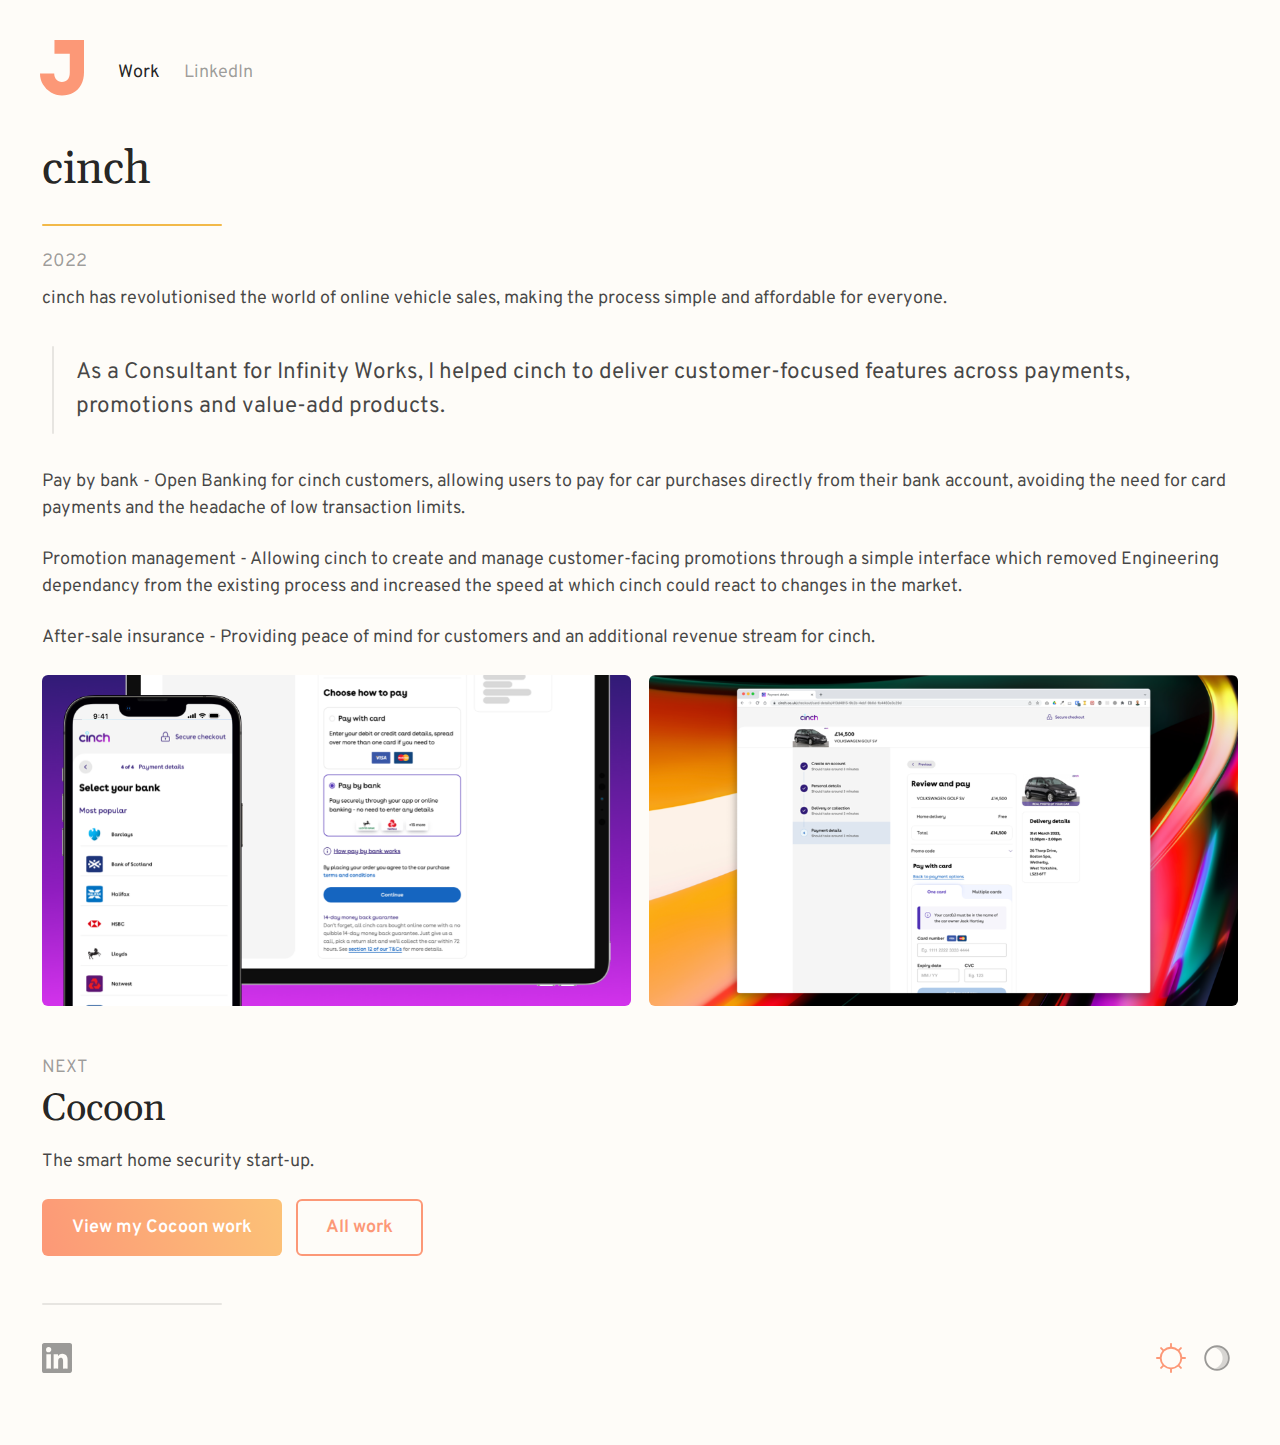
<file: work/cinch.html>
<!DOCTYPE html>
<html lang="en" dir="ltr">
  <head>
    <script async src="https://www.googletagmanager.com/gtag/js?id=UA-107955600-2"></script>
    <script>
    window.dataLayer = window.dataLayer || [];
    function gtag() {
    dataLayer.push(arguments);
    }
    gtag('js', new Date());
    gtag('config', 'UA-107955600-2');
    </script>
    <meta charset="utf-8">
    <meta name=viewport content="width=device-width, initial-scale=1.0" />
    <meta name=description content="Cocoon was a home security start-up that used low frequency sound to detect intruders." />
    <title>cinch | E-commerce, payments &amp; design system</title>
    <link href="../theme-summer.css" rel="stylesheet" type="text/css" media="screen" />
    <link href="../style.css" rel="stylesheet" type="text/css" media="screen" />
    <link href="https://fonts.googleapis.com/css?family=Gelasio|Overpass&display=swap" rel="stylesheet" />
    <link rel="apple-touch-icon" sizes="180x180" href="../apple-touch-icon.png">
    <link rel="icon" type="image/png" sizes="32x32" href="../favicon-32x32.png">
    <link rel="icon" type="image/png" sizes="16x16" href="../favicon-16x16.png">
    <!--<link rel="manifest" href="manifest.webmanifest">-->
    <script>
    (function(h, o, t, j, a, r) {
    h.hj = h.hj || function() {
    (h.hj.q = h.hj.q || []).push(arguments)
    };
    h._hjSettings = {
    hjid: 2269529,
    hjsv: 6
    };
    a = o.getElementsByTagName('head')[0];
    r = o.createElement('script');
    r.async = 1;
    r.src = t + h._hjSettings.hjid + j + h._hjSettings.hjsv;
    a.appendChild(r);
    })(window, document, 'https://static.hotjar.com/c/hotjar-', '.js?sv=');
    </script>
  </head>
  <body>
    <div class="wrapper">
      <nav>
        <ul>
          <li>
            <a title="Jack Hartley" href="../" class="logo">
              <svg xmlns="http://www.w3.org/2000/svg" viewBox="0 0 27 34">
                <path fill-rule="nonzero"
                  d="M13.476 34c2.526 0 4.82-.558 6.882-1.674 2.062-1.115 3.685-2.75 4.868-4.901C26.409 25.273 27 22.715 27 19.75V0H8.872v8.416h9.4V19.99c0 1.88-.424 3.307-1.271 4.28-.847.972-2.038 1.458-3.573 1.458-1.439 0-2.582-.494-3.429-1.482-.847-.989-1.27-2.216-1.27-3.682H0c0 2.422.607 4.662 1.822 6.718a13.65 13.65 0 0 0 4.916 4.902C8.8 33.394 11.046 34 13.476 34z" />
                </svg>
              </a>
            </li>
            <li><a title="Jack Hartley's design portfolio" href="index.html" class="current">Work</a></li>
            <li><a title="Connect with Jack Hartley on LinkedIn" href="https://www.linkedin.com/in/jack-hartley-6a5348b0/" target="_blank">LinkedIn</a></li>
          </ul>
        </nav>
        <main>
          <section>
            <h1>cinch</h1>
            <h4>2022</h4>
            <p>cinch has revolutionised the world of online vehicle sales, making the process simple and affordable for everyone.</p>
            <blockquote>
              As a Consultant for Infinity Works, I helped cinch to deliver customer-focused features across payments, promotions and value-add products.
            </blockquote>
            <p>Pay by bank - Open Banking for cinch customers, allowing users to pay for car purchases directly from their bank account, avoiding the need for card payments and the headache of low transaction limits.</p>
            <p>Promotion management - Allowing cinch to create and manage customer-facing promotions through a simple interface which removed Engineering dependancy from the existing process and increased the speed at which cinch could react to changes in the market.</p>
            <p>After-sale insurance - Providing peace of mind for customers and an additional revenue stream for cinch.</p>
          </section>
          <section class="columns first">
            <img src="../img/work/cinch-01-pay-by-bank.png" alt="Pay by bank on the cinch website" srcset="../img/work/cinch-01-pay-by-bank.png 1x, ../img/work/cinch-01-pay-by-bank@2x.png 2x, ../img/work/cinch-01-pay-by-bank@3x.png 3x">
            <img src="../img/work/cinch-02-pay-by-card.png" alt="Purchase a car with multiple payment cards on the cinch website"
            srcset="../img/work/cinch-02-pay-by-card.png 1x, ../img/work/cinch-02-pay-by-card@2x.png 2x, ../img/work/cinch-02-pay-by-card@3x.png 3x">
          </section>
          <section class="next">
            <h3>Next</h3>
            <h2>Cocoon</h2>
            <p>The smart home security start-up.</p>
            <a href="cocoon.html" class="button" title="Next project: Cocoon">View my Cocoon work</a>
            <a href="index.html" class="button secondary" title="Jack Hartley's design portfolio">All work</a>
          </section>
        </main>
        <footer>
          <ul class="social">
            <li>
              <a title="Connect with Jack Hartley on LinkedIn" href="https://www.linkedin.com/in/jack-hartley-6a5348b0/" target="_blank" class="linkedin">
                <svg xmlns="http://www.w3.org/2000/svg" viewBox="0 0 24 24">
                  <path fill-rule="nonzero"
                    d="M11.996.008c3.406 0 6.812.009 10.218-.008.907-.004 1.642.646 1.764 1.444.013.088.02.178.02.268.002 6.861.002 13.722 0 20.584 0 .91-.723 1.663-1.628 1.702-.06.002-.12.002-.18.002H1.796c-.853 0-1.498-.459-1.723-1.232A1.93 1.93 0 0 1 0 22.26V1.745C0 .772.733.021 1.708.01 2.533 0 3.356.008 4.178.008h7.818zm.802 10.535c0-.48-.01-.89.004-1.301.005-.2-.051-.274-.265-.272-.98.011-1.96.013-2.94 0-.235-.004-.288.073-.288.294a3548.2 3548.2 0 0 1 0 10.942c0 .223.058.301.289.298 1.018-.011 2.036-.011 3.054 0 .226.002.29-.066.288-.294-.009-1.835-.009-3.67-.002-5.506.002-.38.027-.764.092-1.137.139-.775.491-1.404 1.322-1.612.25-.062.517-.077.776-.073.866.01 1.395.41 1.586 1.26.103.455.142.931.146 1.4.015 1.887.01 3.774.002 5.662 0 .22.056.303.29.302a150.38 150.38 0 0 1 3.054 0c.218.001.278-.07.278-.283a1099.1 1099.1 0 0 1-.002-6.09c.002-.831-.041-1.66-.233-2.472-.26-1.11-.772-2.056-1.863-2.545a4.99 4.99 0 0 0-3.37-.28c-.94.246-1.658.827-2.218 1.707zm-9.281 4.19c0 1.834.002 3.668-.004 5.503 0 .187.04.27.244.268 1.048-.008 2.095-.008 3.143 0 .19.002.242-.071.242-.253-.004-3.676-.004-7.352 0-11.028 0-.202-.07-.251-.26-.251a170.6 170.6 0 0 1-3.1-.002c-.222-.002-.27.071-.27.281.008 1.828.005 3.655.005 5.481zm1.807-7.295c1.158 0 2.086-.92 2.088-2.067A2.085 2.085 0 0 0 5.33 3.27a2.073 2.073 0 0 0-2.084 2.093 2.068 2.068 0 0 0 2.079 2.075z" />
                  </svg>
                </a>
              </li>
            </ul>
            <ul class="themes">
              <li class="summer">
                <svg xmlns="http://www.w3.org/2000/svg" viewBox="0 0 30 30">
                  <path fill-rule="nonzero"
                    d="M15 0c.518 0 .938.42.938.938v2.85a11.2 11.2 0 0 1 6.327 2.622l2.016-2.017a.937.937 0 1 1 1.326 1.326L23.59 7.735a11.2 11.2 0 0 1 2.621 6.327h2.852a.937.937 0 1 1 0 1.876H26.21a11.2 11.2 0 0 1-2.62 6.327l2.016 2.016a.938.938 0 0 1-1.326 1.326l-2.016-2.017a11.2 11.2 0 0 1-6.327 2.621v2.852a.937.937 0 1 1-1.876 0V26.21a11.2 11.2 0 0 1-6.327-2.62L5.72 25.606a.938.938 0 0 1-1.326-1.326l2.017-2.016a11.2 11.2 0 0 1-2.621-6.327H.937a.937.937 0 1 1 0-1.876H3.79a11.2 11.2 0 0 1 2.62-6.327L4.394 5.72A.938.938 0 0 1 5.72 4.393L7.735 6.41a11.2 11.2 0 0 1 6.327-2.621V.937c0-.517.42-.937.938-.937zm0 5.625a9.375 9.375 0 1 0 0 18.75 9.375 9.375 0 0 0 0-18.75z" />
                  </svg>
                </li>
                <li class="solstice">
                  <svg xmlns="http://www.w3.org/2000/svg" viewBox="0 0 30 30">
                    <g fill-rule="nonzero">
                      <path d="M15 2.25c7.042 0 12.75 5.708 12.75 12.75S22.042 27.75 15 27.75 2.25 22.042 2.25 15 7.958 2.25 15 2.25zm0 1.875C8.994 4.125 4.125 8.994 4.125 15S8.994 25.875 15 25.875 25.875 21.006 25.875 15 21.006 4.125 15 4.125z" />
                      <path fill-opacity=".39"
                        d="M15 4.125c6.006 0 10.875 4.869 10.875 10.875S21.006 25.875 15 25.875c-.872 0-1.72-.103-2.532-.296l-.092-.023C17.113 24.38 20.625 20.1 20.625 15c0-5.1-3.512-9.381-8.25-10.556l.093-.023c.812-.193 1.66-.296 2.532-.296z" />
                      </g>
                    </svg>
                  </li>
                </ul>
              </footer>
            </div>
          </body>
        </html>
</file>
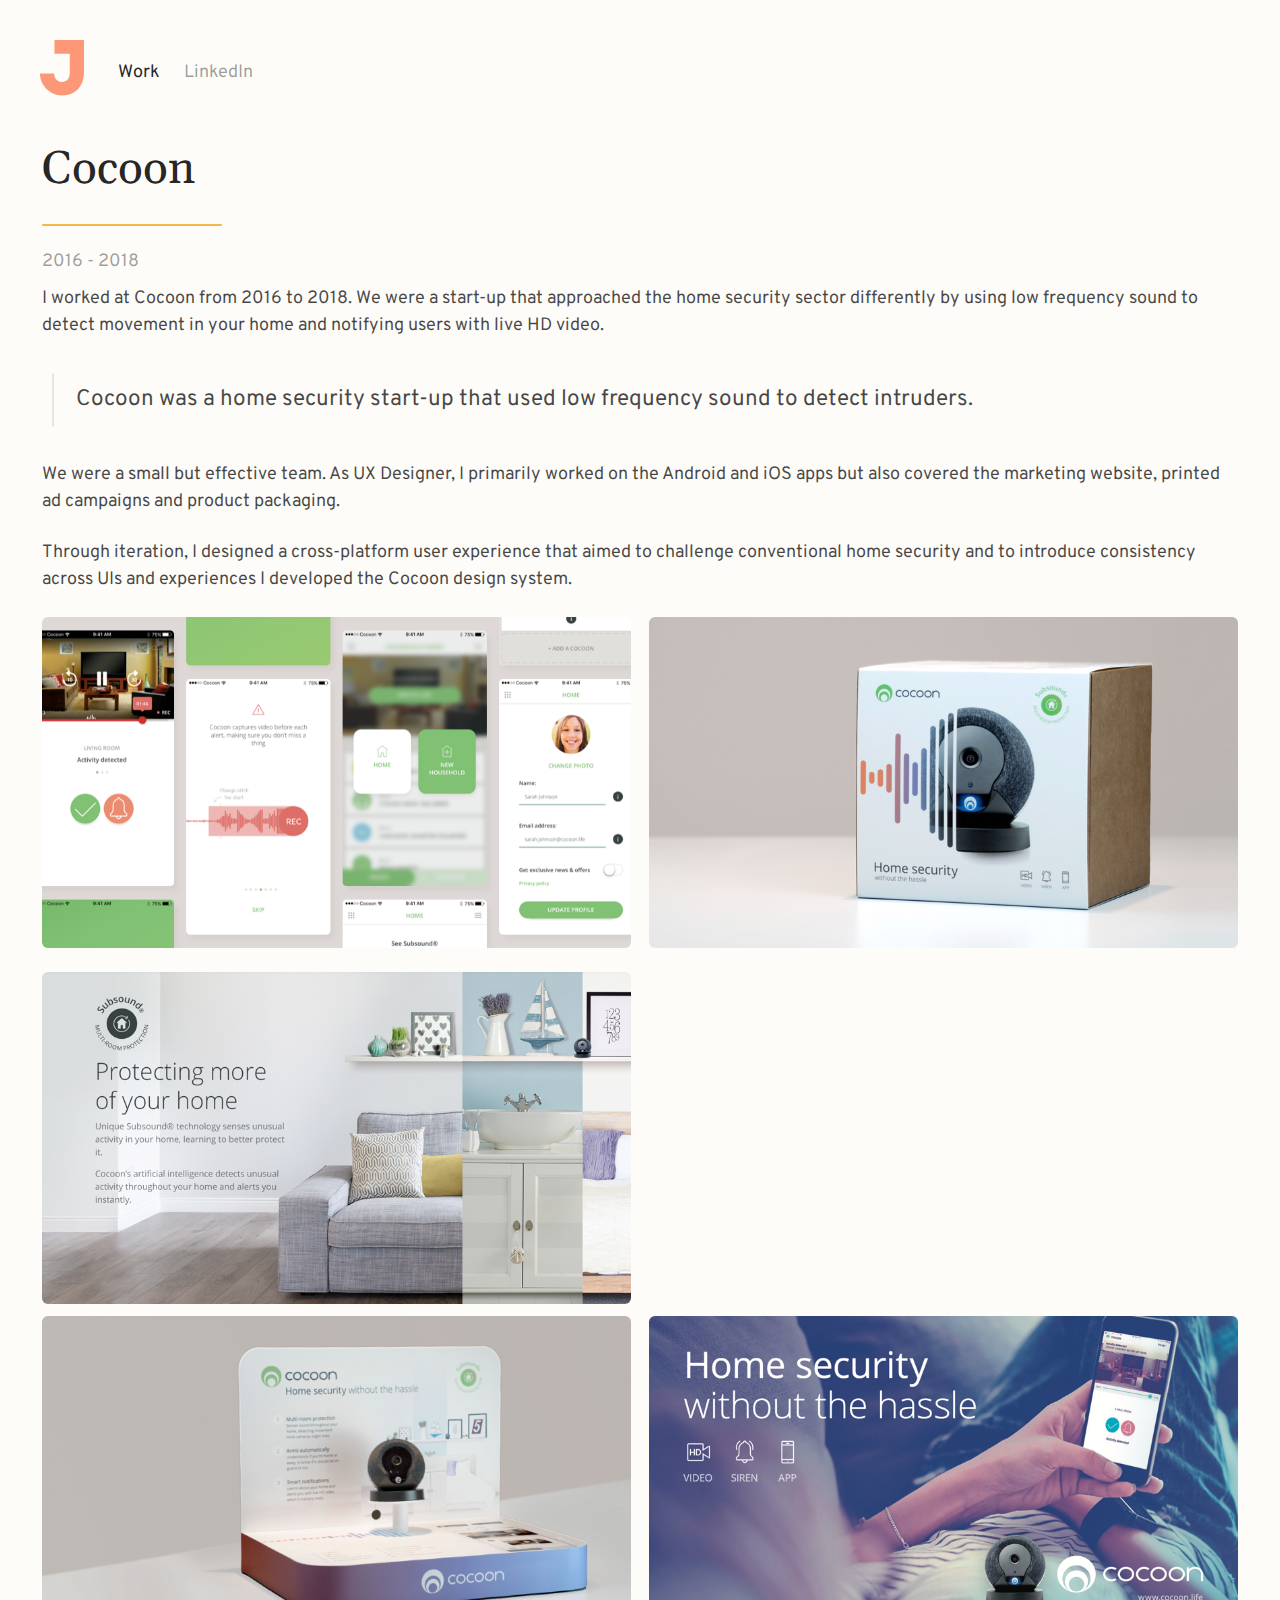
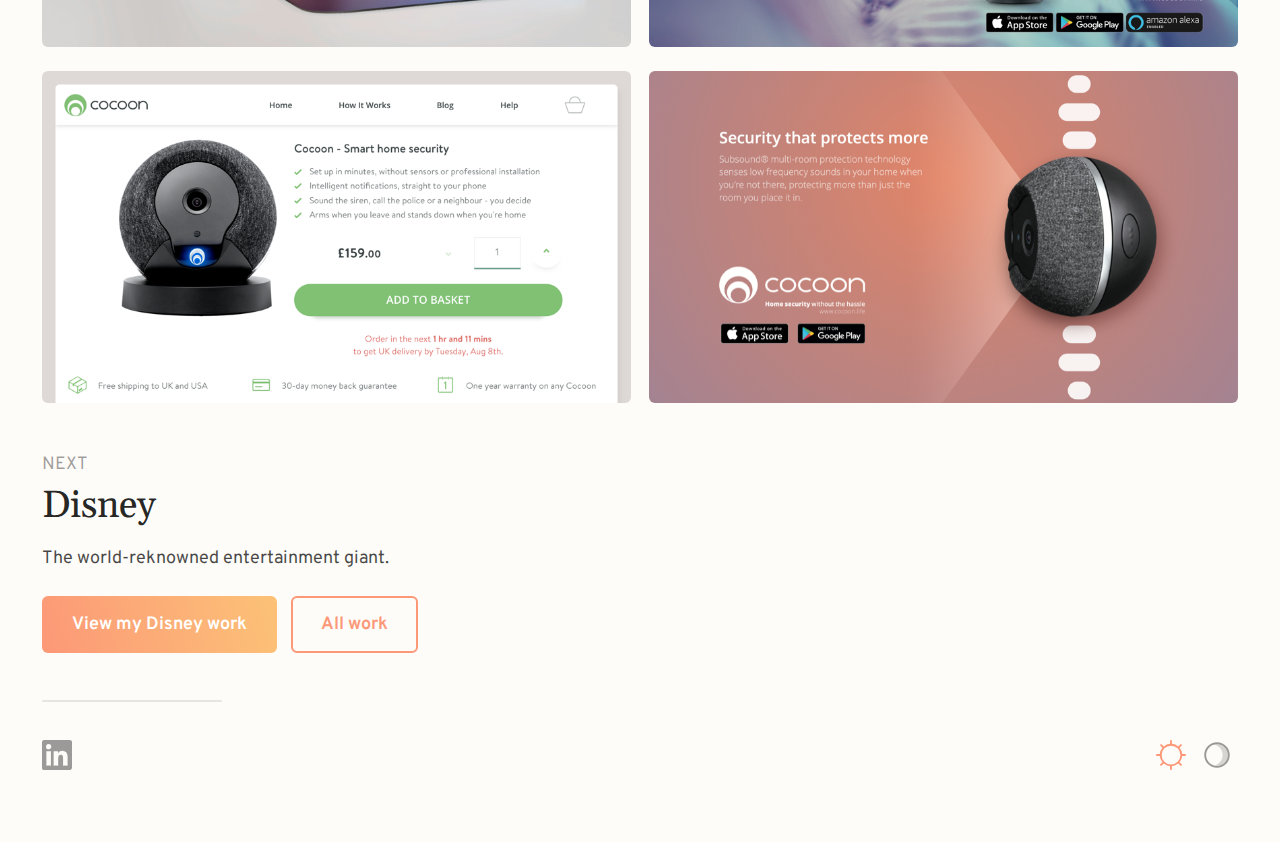
<file: work/cocoon.html>
<!DOCTYPE html>
<html lang="en" dir="ltr">

<head>
  <script async src="https://www.googletagmanager.com/gtag/js?id=UA-107955600-2"></script>
  <script>
    window.dataLayer = window.dataLayer || [];

    function gtag() {
      dataLayer.push(arguments);
    }
    gtag('js', new Date());
    gtag('config', 'UA-107955600-2');
  </script>
  <meta charset="utf-8">
  <meta name=viewport content="width=device-width, initial-scale=1.0" />
  <meta name=description content="Cocoon was a home security start-up that used low frequency sound to detect intruders." />
  <title>Cocoon | UX/UI, Animation &amp; Print</title>
  <link href="../theme-summer.css" rel="stylesheet" type="text/css" media="screen" />
  <link href="../style.css" rel="stylesheet" type="text/css" media="screen" />
  <link href="https://fonts.googleapis.com/css?family=Gelasio|Overpass&display=swap" rel="stylesheet" />
  <link rel="apple-touch-icon" sizes="180x180" href="../apple-touch-icon.png">
  <link rel="icon" type="image/png" sizes="32x32" href="../favicon-32x32.png">
  <link rel="icon" type="image/png" sizes="16x16" href="../favicon-16x16.png">
  <!--<link rel="manifest" href="manifest.webmanifest">-->
  <script>
    (function(h, o, t, j, a, r) {
      h.hj = h.hj || function() {
        (h.hj.q = h.hj.q || []).push(arguments)
      };
      h._hjSettings = {
        hjid: 2269529,
        hjsv: 6
      };
      a = o.getElementsByTagName('head')[0];
      r = o.createElement('script');
      r.async = 1;
      r.src = t + h._hjSettings.hjid + j + h._hjSettings.hjsv;
      a.appendChild(r);
    })(window, document, 'https://static.hotjar.com/c/hotjar-', '.js?sv=');
  </script>
</head>

<body>
  <div class="wrapper">

    <nav>
      <ul>
        <li>
          <a title="Jack Hartley" href="../" class="logo">
            <svg xmlns="http://www.w3.org/2000/svg" viewBox="0 0 27 34">
              <path fill-rule="nonzero"
                d="M13.476 34c2.526 0 4.82-.558 6.882-1.674 2.062-1.115 3.685-2.75 4.868-4.901C26.409 25.273 27 22.715 27 19.75V0H8.872v8.416h9.4V19.99c0 1.88-.424 3.307-1.271 4.28-.847.972-2.038 1.458-3.573 1.458-1.439 0-2.582-.494-3.429-1.482-.847-.989-1.27-2.216-1.27-3.682H0c0 2.422.607 4.662 1.822 6.718a13.65 13.65 0 0 0 4.916 4.902C8.8 33.394 11.046 34 13.476 34z" />
            </svg>
          </a>
        </li>
        <li><a title="Jack Hartley's design portfolio" href="index.html" class="current">Work</a></li>
        <li><a title="Connect with Jack Hartley on LinkedIn" href="https://www.linkedin.com/in/jack-hartley-6a5348b0/" target="_blank">LinkedIn</a></li>
      </ul>
    </nav>

    <main>
      <section>
        <h1>Cocoon</h1>
        <h4>2016 - 2018</h4>
        <p>I worked at Cocoon from 2016 to 2018. We were a start-up that approached the home security sector differently by using low frequency sound to detect movement in your home and notifying users with live HD video.</p>
        <blockquote>
          Cocoon was a home security start-up that used low frequency sound to detect intruders.
        </blockquote>
        <p>We were a small but effective team. As UX Designer, I primarily worked on the Android and iOS apps but also covered the marketing website, printed ad campaigns and product packaging.</p>
        Through iteration, I designed a cross-platform user experience that aimed to challenge conventional home security and to introduce consistency across UIs and experiences I developed the Cocoon design system.</p>
      </section>

      <section class="columns first">
        <img src="../img/work/cocoon-ui-01-app.png" alt="Consistent Cocoon branding across native, web and print" srcset="../img/work/cocoon-ui-01-app.png 1x, ../img/work/cocoon-ui-01-app@2x.png 2x, ../img/work/cocoon-ui-01-app@3x.png 3x">
        <img src="../img/work/cocoon-ui-03-website.png" alt="Consistent Cocoon branding across native, web and print"
          srcset="../img/work/cocoon-ui-03-website.png 1x, ../img/work/cocoon-ui-03-website@2x.png 2x, ../img/work/cocoon-ui-03-website@3x.png 3x">
        <img src="../img/work/cocoon-packaging-05-overview.png" alt="Cocoon's second generation product packaging"
          srcset="../img/work/cocoon-packaging-05-overview.png 1x, ../img/work/cocoon-packaging-05-overview@2x.png 2x, ../img/work/cocoon-packaging-05-overview@3x.png 3x">
        <div class="embed">
          <div class="embed-container">
            <iframe src="https://www.youtube.com/embed//qlAubjyc9l4" frameborder="0" allowfullscreen></iframe>
          </div>
        </div>
      </section>
      <section class="columns">
        <img src="../img/work/cocoon-pos-01-overview.png" alt="Promotional Cocoon display to be used in retail stores"
          srcset="../img/work/cocoon-pos-01-overview.png 1x, ../img/work/cocoon-pos-01-overview@2x.png 2x, ../img/work/cocoon-pos-01-overview@3x.png 3x">
        <img src="../img/work/cocoon-ui-02-website.png" alt="Consistent Cocoon branding across native, web and print"
          srcset="../img/work/cocoon-ui-02-website.png 1x, ../img/work/cocoon-ui-02-website@2x.png 2x, ../img/work/cocoon-ui-02-website@3x.png 3x">
        <img src="../img/work/cocoon-ad-01-home-security.png" alt="Print ad for the Cocoon brand"
          srcset="../img/work/cocoon-ad-01-home-security.png 1x, ../img/work/cocoon-ad-01-home-security@2x.png 2x, ../img/work/cocoon-ad-01-home-security@3x.png 3x">
        <img src="../img/work/cocoon-ad-02-security-protects.png" alt="Print ad that highlights Cocoon's unique features"
          srcset="../img/work/cocoon-ad-02-security-protects.png 1x, ../img/work/cocoon-ad-02-security-protects@2x.png 2x, ../img/work/cocoon-ad-02-security-protects@3x.png 3x">
      </section>

      <section class="next">
        <h3>Next</h3>
        <h2>Disney</h2>
        <p>The world-reknowned entertainment giant.</p>
        <a href="disney.html" class="button" title="Next project: Disney">View my Disney work</a>
        <a href="index.html" class="button secondary" title="Jack Hartley's design portfolio">All work</a>
      </section>
    </main>

    <footer>
      <ul class="social">
        <li>
          <a title="Connect with Jack Hartley on LinkedIn" href="https://www.linkedin.com/in/jack-hartley-6a5348b0/" target="_blank" class="linkedin">
            <svg xmlns="http://www.w3.org/2000/svg" viewBox="0 0 24 24">
              <path fill-rule="nonzero"
                d="M11.996.008c3.406 0 6.812.009 10.218-.008.907-.004 1.642.646 1.764 1.444.013.088.02.178.02.268.002 6.861.002 13.722 0 20.584 0 .91-.723 1.663-1.628 1.702-.06.002-.12.002-.18.002H1.796c-.853 0-1.498-.459-1.723-1.232A1.93 1.93 0 0 1 0 22.26V1.745C0 .772.733.021 1.708.01 2.533 0 3.356.008 4.178.008h7.818zm.802 10.535c0-.48-.01-.89.004-1.301.005-.2-.051-.274-.265-.272-.98.011-1.96.013-2.94 0-.235-.004-.288.073-.288.294a3548.2 3548.2 0 0 1 0 10.942c0 .223.058.301.289.298 1.018-.011 2.036-.011 3.054 0 .226.002.29-.066.288-.294-.009-1.835-.009-3.67-.002-5.506.002-.38.027-.764.092-1.137.139-.775.491-1.404 1.322-1.612.25-.062.517-.077.776-.073.866.01 1.395.41 1.586 1.26.103.455.142.931.146 1.4.015 1.887.01 3.774.002 5.662 0 .22.056.303.29.302a150.38 150.38 0 0 1 3.054 0c.218.001.278-.07.278-.283a1099.1 1099.1 0 0 1-.002-6.09c.002-.831-.041-1.66-.233-2.472-.26-1.11-.772-2.056-1.863-2.545a4.99 4.99 0 0 0-3.37-.28c-.94.246-1.658.827-2.218 1.707zm-9.281 4.19c0 1.834.002 3.668-.004 5.503 0 .187.04.27.244.268 1.048-.008 2.095-.008 3.143 0 .19.002.242-.071.242-.253-.004-3.676-.004-7.352 0-11.028 0-.202-.07-.251-.26-.251a170.6 170.6 0 0 1-3.1-.002c-.222-.002-.27.071-.27.281.008 1.828.005 3.655.005 5.481zm1.807-7.295c1.158 0 2.086-.92 2.088-2.067A2.085 2.085 0 0 0 5.33 3.27a2.073 2.073 0 0 0-2.084 2.093 2.068 2.068 0 0 0 2.079 2.075z" />
            </svg>
          </a>
        </li>
      </ul>
      <ul class="themes">
        <li class="summer">
          <svg xmlns="http://www.w3.org/2000/svg" viewBox="0 0 30 30">
            <path fill-rule="nonzero"
              d="M15 0c.518 0 .938.42.938.938v2.85a11.2 11.2 0 0 1 6.327 2.622l2.016-2.017a.937.937 0 1 1 1.326 1.326L23.59 7.735a11.2 11.2 0 0 1 2.621 6.327h2.852a.937.937 0 1 1 0 1.876H26.21a11.2 11.2 0 0 1-2.62 6.327l2.016 2.016a.938.938 0 0 1-1.326 1.326l-2.016-2.017a11.2 11.2 0 0 1-6.327 2.621v2.852a.937.937 0 1 1-1.876 0V26.21a11.2 11.2 0 0 1-6.327-2.62L5.72 25.606a.938.938 0 0 1-1.326-1.326l2.017-2.016a11.2 11.2 0 0 1-2.621-6.327H.937a.937.937 0 1 1 0-1.876H3.79a11.2 11.2 0 0 1 2.62-6.327L4.394 5.72A.938.938 0 0 1 5.72 4.393L7.735 6.41a11.2 11.2 0 0 1 6.327-2.621V.937c0-.517.42-.937.938-.937zm0 5.625a9.375 9.375 0 1 0 0 18.75 9.375 9.375 0 0 0 0-18.75z" />
          </svg>
        </li>
        <li class="solstice">
          <svg xmlns="http://www.w3.org/2000/svg" viewBox="0 0 30 30">
            <g fill-rule="nonzero">
              <path d="M15 2.25c7.042 0 12.75 5.708 12.75 12.75S22.042 27.75 15 27.75 2.25 22.042 2.25 15 7.958 2.25 15 2.25zm0 1.875C8.994 4.125 4.125 8.994 4.125 15S8.994 25.875 15 25.875 25.875 21.006 25.875 15 21.006 4.125 15 4.125z" />
              <path fill-opacity=".39"
                d="M15 4.125c6.006 0 10.875 4.869 10.875 10.875S21.006 25.875 15 25.875c-.872 0-1.72-.103-2.532-.296l-.092-.023C17.113 24.38 20.625 20.1 20.625 15c0-5.1-3.512-9.381-8.25-10.556l.093-.023c.812-.193 1.66-.296 2.532-.296z" />
            </g>
          </svg>
        </li>
      </ul>
    </footer>

  </div>
</body>

</html>
</file>
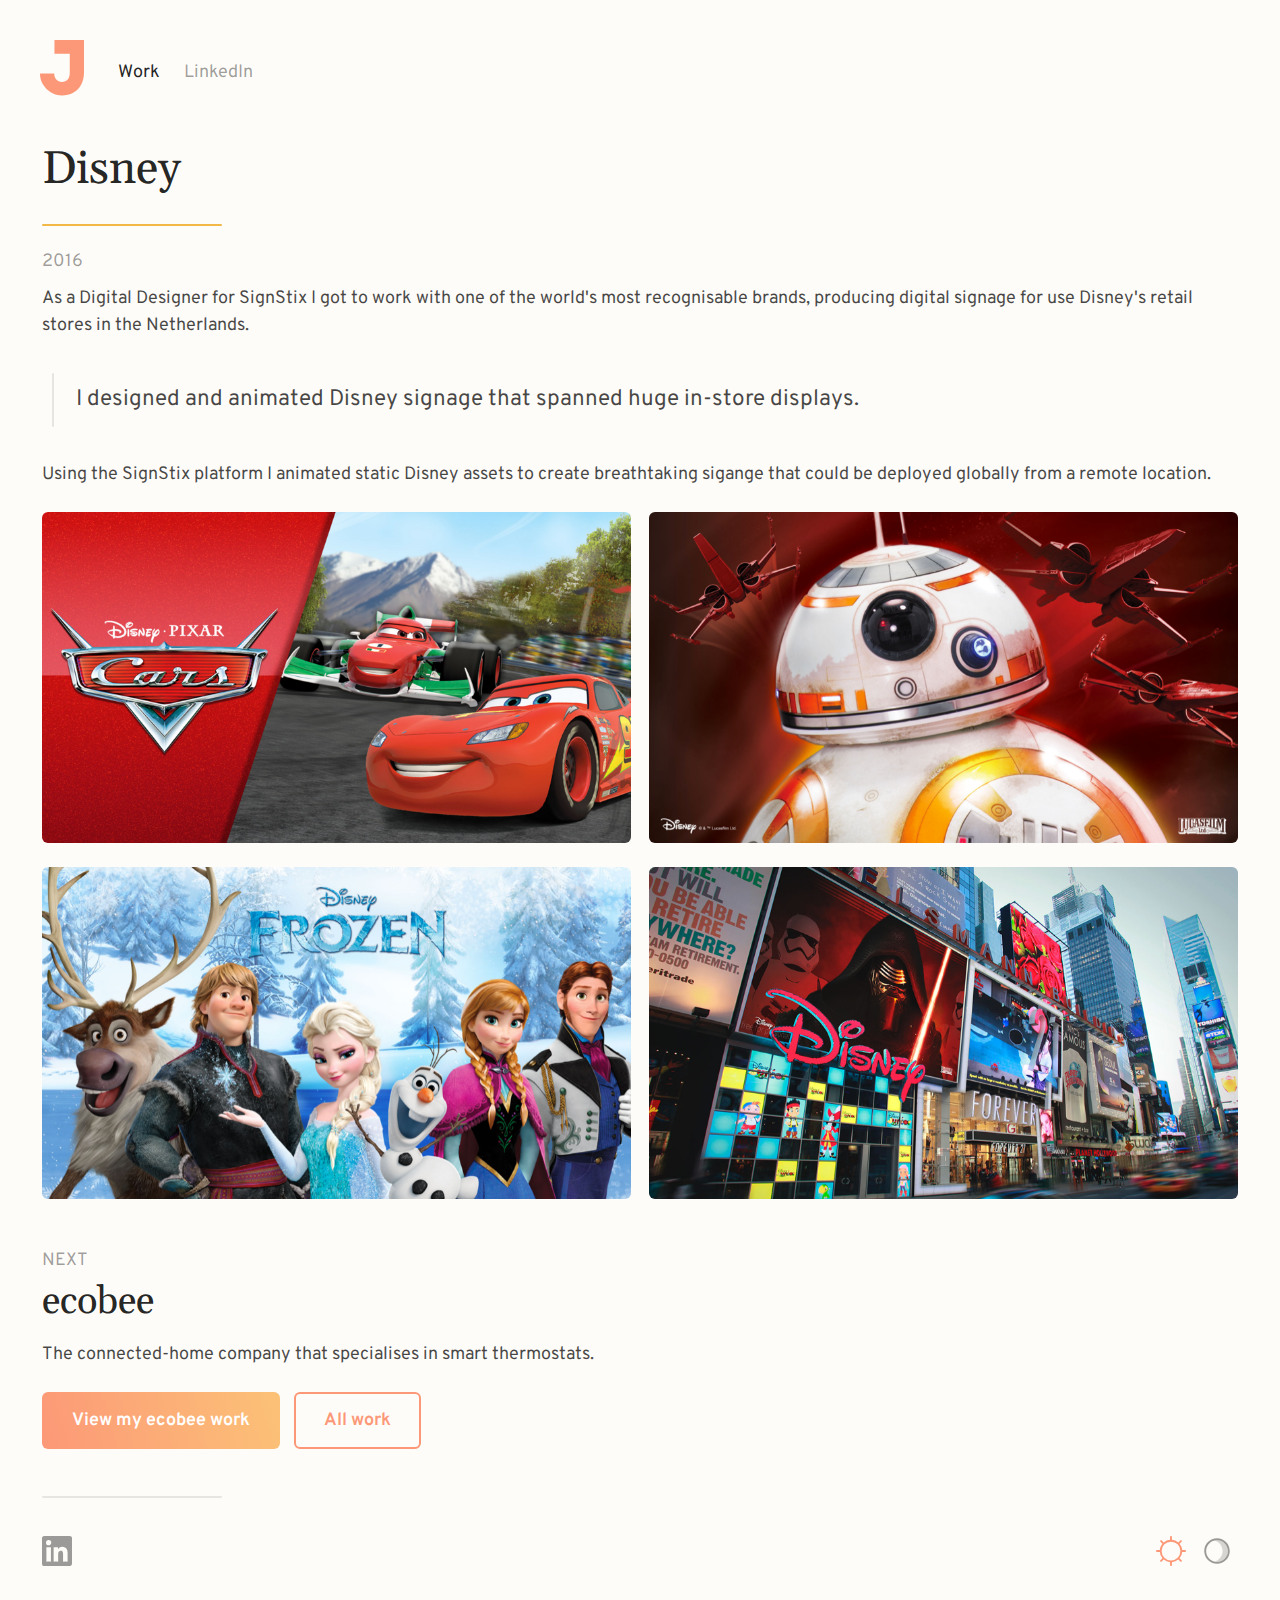
<file: work/disney.html>
<!DOCTYPE html>
<html lang="en" dir="ltr">

<head>
  <script async src="https://www.googletagmanager.com/gtag/js?id=UA-107955600-2"></script>
  <script>
    window.dataLayer = window.dataLayer || [];

    function gtag() {
      dataLayer.push(arguments);
    }
    gtag('js', new Date());
    gtag('config', 'UA-107955600-2');
  </script>
  <meta charset="utf-8">
  <meta name=viewport content="width=device-width, initial-scale=1.0" />
  <meta name=description content="I designed and animated Disney signage that spanned huge in-store displays." />
  <title>Disney | Animated Digital Signage</title>
  <link href="../theme-summer.css" rel="stylesheet" type="text/css" media="screen" />
  <link href="../style.css" rel="stylesheet" type="text/css" media="screen" />
  <link href="https://fonts.googleapis.com/css?family=Gelasio|Overpass&display=swap" rel="stylesheet" />
  <link rel="apple-touch-icon" sizes="180x180" href="../apple-touch-icon.png">
  <link rel="icon" type="image/png" sizes="32x32" href="../favicon-32x32.png">
  <link rel="icon" type="image/png" sizes="16x16" href="../favicon-16x16.png">
  <!--<link rel="manifest" href="manifest.webmanifest">-->
  <script>
    (function(h, o, t, j, a, r) {
      h.hj = h.hj || function() {
        (h.hj.q = h.hj.q || []).push(arguments)
      };
      h._hjSettings = {
        hjid: 2269529,
        hjsv: 6
      };
      a = o.getElementsByTagName('head')[0];
      r = o.createElement('script');
      r.async = 1;
      r.src = t + h._hjSettings.hjid + j + h._hjSettings.hjsv;
      a.appendChild(r);
    })(window, document, 'https://static.hotjar.com/c/hotjar-', '.js?sv=');
  </script>
</head>

<body>
  <div class="wrapper">

    <nav>
      <ul>
        <li>
          <a title="Jack Hartley" href="../" class="logo">
            <svg xmlns="http://www.w3.org/2000/svg" viewBox="0 0 27 34">
              <path fill-rule="nonzero"
                d="M13.476 34c2.526 0 4.82-.558 6.882-1.674 2.062-1.115 3.685-2.75 4.868-4.901C26.409 25.273 27 22.715 27 19.75V0H8.872v8.416h9.4V19.99c0 1.88-.424 3.307-1.271 4.28-.847.972-2.038 1.458-3.573 1.458-1.439 0-2.582-.494-3.429-1.482-.847-.989-1.27-2.216-1.27-3.682H0c0 2.422.607 4.662 1.822 6.718a13.65 13.65 0 0 0 4.916 4.902C8.8 33.394 11.046 34 13.476 34z" />
            </svg>
          </a>
        </li>
        <li><a title="Jack Hartley's design portfolio" href="index.html" class="current">Work</a></li>
        <li><a title="Connect with Jack Hartley on LinkedIn" href="https://www.linkedin.com/in/jack-hartley-6a5348b0/" target="_blank">LinkedIn</a></li>
      </ul>
    </nav>

    <main>
      <section>
        <h1>Disney</h1>
        <h4>2016</h4>
        <p>As a Digital Designer for SignStix I got to work with one of the world's most recognisable brands, producing digital signage for use Disney's retail stores in the Netherlands.</p>
        <blockquote>
          I designed and animated Disney signage that spanned huge in-store displays.
        </blockquote>
        <p>Using the SignStix platform I animated static Disney assets to create breathtaking sigange that could be deployed globally from a remote location.</p>
        <div class="columns first">
          <img src="../img/work/disney-01-cars.png" alt="'Cars' digital signage for use in Dutch Disney stores" srcset="../img/work/disney-01-cars.png 1x, ../img/work/disney-01-cars@2x.png 2x, ../img/work/disney-01-cars@3x.png 3x">
          <img src="../img/work/disney-02-frozen.png" alt="'Frozen' digital signage for use in Dutch Disney stores" srcset="../img/work/disney-02-frozen.png 1x, ../img/work/disney-02-frozen@2x.png 2x, ../img/work/disney-02-frozen@3x.png 3x">
          <img src="../img/work/disney-03-starwars-bb8.png" alt="'Star Wars' digital signage for use in Dutch Disney stores"
            srcset="../img/work/disney-03-starwars-bb8.png 1x, ../img/work/disney-03-starwars-bb8@2x.png 2x, ../img/work/disney-03-starwars-bb8@3x.png 3x">
          <img src="../img/work/disney-07-times-sq.png" alt="Mockup demonstrating my Disney digital signange in Times Square"
            srcset="../img/work/disney-07-times-sq.png 1x, ../img/work/disney-07-times-sq@2x.png 2x, ../img/work/disney-07-times-sq@3x.png 3x">
        </div>
      </section>
      <section class="next">
        <h3>Next</h3>
        <h2>ecobee</h2>
        <p>The connected-home company that specialises in smart thermostats.</p>
        <a href="ecobee.html" class="button" title="Next project: ecobee">View my ecobee work</a>
        <a href="index.html" class="button secondary" title="Jack Hartley's design portfolio">All work</a>
      </section>
    </main>

    <footer>
      <ul class="social">
        <li>
          <a title="Connect with Jack Hartley on LinkedIn" href="https://www.linkedin.com/in/jack-hartley-6a5348b0/" target="_blank" class="linkedin">
            <svg xmlns="http://www.w3.org/2000/svg" viewBox="0 0 24 24">
              <path fill-rule="nonzero"
                d="M11.996.008c3.406 0 6.812.009 10.218-.008.907-.004 1.642.646 1.764 1.444.013.088.02.178.02.268.002 6.861.002 13.722 0 20.584 0 .91-.723 1.663-1.628 1.702-.06.002-.12.002-.18.002H1.796c-.853 0-1.498-.459-1.723-1.232A1.93 1.93 0 0 1 0 22.26V1.745C0 .772.733.021 1.708.01 2.533 0 3.356.008 4.178.008h7.818zm.802 10.535c0-.48-.01-.89.004-1.301.005-.2-.051-.274-.265-.272-.98.011-1.96.013-2.94 0-.235-.004-.288.073-.288.294a3548.2 3548.2 0 0 1 0 10.942c0 .223.058.301.289.298 1.018-.011 2.036-.011 3.054 0 .226.002.29-.066.288-.294-.009-1.835-.009-3.67-.002-5.506.002-.38.027-.764.092-1.137.139-.775.491-1.404 1.322-1.612.25-.062.517-.077.776-.073.866.01 1.395.41 1.586 1.26.103.455.142.931.146 1.4.015 1.887.01 3.774.002 5.662 0 .22.056.303.29.302a150.38 150.38 0 0 1 3.054 0c.218.001.278-.07.278-.283a1099.1 1099.1 0 0 1-.002-6.09c.002-.831-.041-1.66-.233-2.472-.26-1.11-.772-2.056-1.863-2.545a4.99 4.99 0 0 0-3.37-.28c-.94.246-1.658.827-2.218 1.707zm-9.281 4.19c0 1.834.002 3.668-.004 5.503 0 .187.04.27.244.268 1.048-.008 2.095-.008 3.143 0 .19.002.242-.071.242-.253-.004-3.676-.004-7.352 0-11.028 0-.202-.07-.251-.26-.251a170.6 170.6 0 0 1-3.1-.002c-.222-.002-.27.071-.27.281.008 1.828.005 3.655.005 5.481zm1.807-7.295c1.158 0 2.086-.92 2.088-2.067A2.085 2.085 0 0 0 5.33 3.27a2.073 2.073 0 0 0-2.084 2.093 2.068 2.068 0 0 0 2.079 2.075z" />
            </svg>
          </a>
        </li>
      </ul>
      <ul class="themes">
        <li class="summer">
          <svg xmlns="http://www.w3.org/2000/svg" viewBox="0 0 30 30">
            <path fill-rule="nonzero"
              d="M15 0c.518 0 .938.42.938.938v2.85a11.2 11.2 0 0 1 6.327 2.622l2.016-2.017a.937.937 0 1 1 1.326 1.326L23.59 7.735a11.2 11.2 0 0 1 2.621 6.327h2.852a.937.937 0 1 1 0 1.876H26.21a11.2 11.2 0 0 1-2.62 6.327l2.016 2.016a.938.938 0 0 1-1.326 1.326l-2.016-2.017a11.2 11.2 0 0 1-6.327 2.621v2.852a.937.937 0 1 1-1.876 0V26.21a11.2 11.2 0 0 1-6.327-2.62L5.72 25.606a.938.938 0 0 1-1.326-1.326l2.017-2.016a11.2 11.2 0 0 1-2.621-6.327H.937a.937.937 0 1 1 0-1.876H3.79a11.2 11.2 0 0 1 2.62-6.327L4.394 5.72A.938.938 0 0 1 5.72 4.393L7.735 6.41a11.2 11.2 0 0 1 6.327-2.621V.937c0-.517.42-.937.938-.937zm0 5.625a9.375 9.375 0 1 0 0 18.75 9.375 9.375 0 0 0 0-18.75z" />
          </svg>
        </li>
        <li class="solstice">
          <svg xmlns="http://www.w3.org/2000/svg" viewBox="0 0 30 30">
            <g fill-rule="nonzero">
              <path d="M15 2.25c7.042 0 12.75 5.708 12.75 12.75S22.042 27.75 15 27.75 2.25 22.042 2.25 15 7.958 2.25 15 2.25zm0 1.875C8.994 4.125 4.125 8.994 4.125 15S8.994 25.875 15 25.875 25.875 21.006 25.875 15 21.006 4.125 15 4.125z" />
              <path fill-opacity=".39"
                d="M15 4.125c6.006 0 10.875 4.869 10.875 10.875S21.006 25.875 15 25.875c-.872 0-1.72-.103-2.532-.296l-.092-.023C17.113 24.38 20.625 20.1 20.625 15c0-5.1-3.512-9.381-8.25-10.556l.093-.023c.812-.193 1.66-.296 2.532-.296z" />
            </g>
          </svg>
        </li>
      </ul>
    </footer>

  </div>
</body>

</html>
</file>
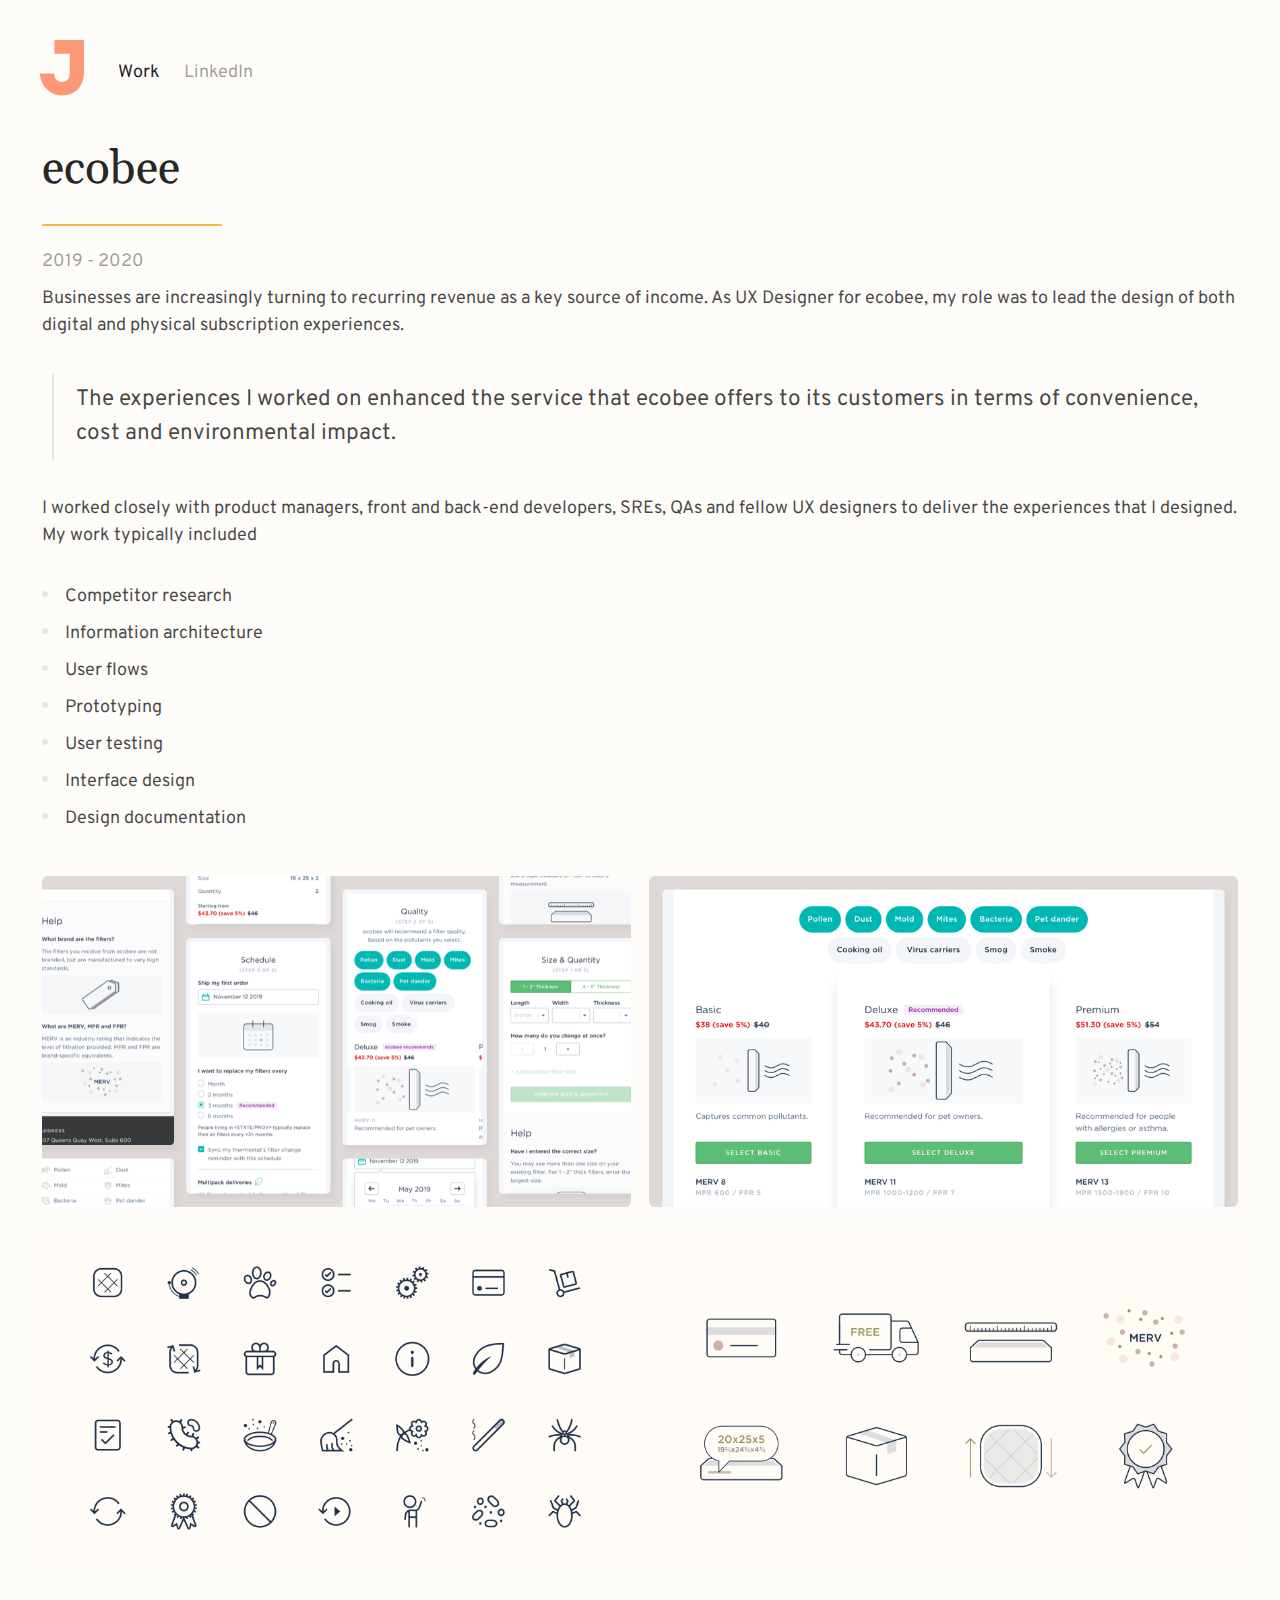
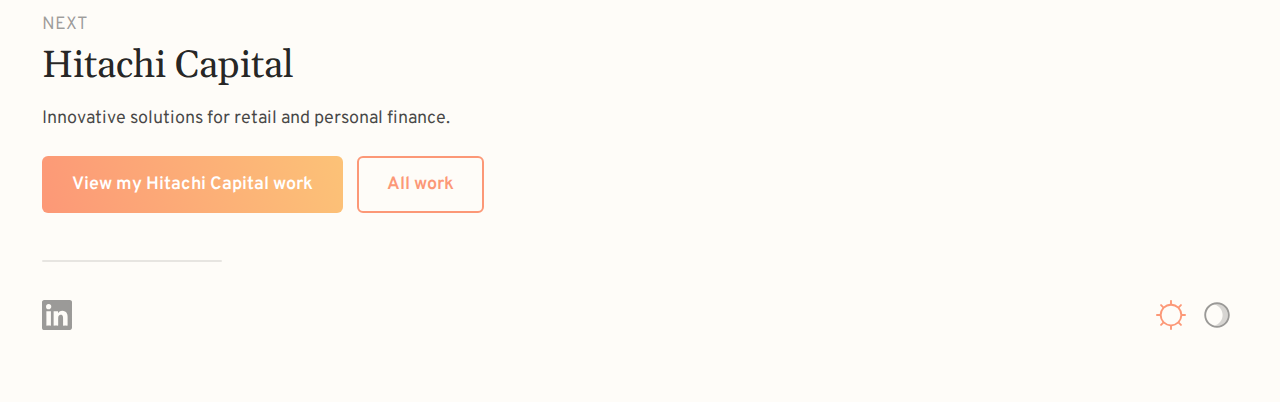
<file: work/ecobee.html>
<!DOCTYPE html>
<html lang="en" dir="ltr">

<head>
  <script async src="https://www.googletagmanager.com/gtag/js?id=UA-107955600-2"></script>
  <script>
    window.dataLayer = window.dataLayer || [];

    function gtag() {
      dataLayer.push(arguments);
    }
    gtag('js', new Date());
    gtag('config', 'UA-107955600-2');
  </script>
  <meta charset="utf-8">
  <meta name=viewport content="width=device-width, initial-scale=1.0" />
  <meta name=description content="" />
  <title>ecobee | UX/UI, Recurring Revenue</title>
  <link href="../theme-summer.css" rel="stylesheet" type="text/css" media="screen" />
  <link href="../style.css" rel="stylesheet" type="text/css" media="screen" />
  <link href="https://fonts.googleapis.com/css?family=Gelasio|Overpass&display=swap" rel="stylesheet" />
  <link rel="apple-touch-icon" sizes="180x180" href="../apple-touch-icon.png">
  <link rel="icon" type="image/png" sizes="32x32" href="../favicon-32x32.png">
  <link rel="icon" type="image/png" sizes="16x16" href="../favicon-16x16.png">
  <!--<link rel="manifest" href="manifest.webmanifest">-->
  <script>
    (function(h, o, t, j, a, r) {
      h.hj = h.hj || function() {
        (h.hj.q = h.hj.q || []).push(arguments)
      };
      h._hjSettings = {
        hjid: 2269529,
        hjsv: 6
      };
      a = o.getElementsByTagName('head')[0];
      r = o.createElement('script');
      r.async = 1;
      r.src = t + h._hjSettings.hjid + j + h._hjSettings.hjsv;
      a.appendChild(r);
    })(window, document, 'https://static.hotjar.com/c/hotjar-', '.js?sv=');
  </script>
</head>

<body>
  <div class="wrapper">

    <nav>
      <ul>
        <li>
          <a title="Jack Hartley" href="../" class="logo">
            <svg xmlns="http://www.w3.org/2000/svg" viewBox="0 0 27 34">
              <path fill-rule="nonzero"
                d="M13.476 34c2.526 0 4.82-.558 6.882-1.674 2.062-1.115 3.685-2.75 4.868-4.901C26.409 25.273 27 22.715 27 19.75V0H8.872v8.416h9.4V19.99c0 1.88-.424 3.307-1.271 4.28-.847.972-2.038 1.458-3.573 1.458-1.439 0-2.582-.494-3.429-1.482-.847-.989-1.27-2.216-1.27-3.682H0c0 2.422.607 4.662 1.822 6.718a13.65 13.65 0 0 0 4.916 4.902C8.8 33.394 11.046 34 13.476 34z" />
            </svg>
          </a>
        </li>
        <li><a title="Jack Hartley's design portfolio" href="index.html" class="current">Work</a></li>
        <li><a title="Connect with Jack Hartley on LinkedIn" href="https://www.linkedin.com/in/jack-hartley-6a5348b0/" target="_blank">LinkedIn</a></li>
      </ul>
    </nav>

    <main>
      <section>
        <h1>ecobee</h1>
        <h4>2019 - 2020</h4>
        <p>Businesses are increasingly turning to recurring revenue as a key source of income. As UX Designer for ecobee, my role was to lead the design of both digital and physical subscription experiences.</p>
        <blockquote>
          The experiences I worked on enhanced the service that ecobee offers to its customers in terms of convenience, cost and environmental impact.
        </blockquote>
        <p>I worked closely with product managers, front and back-end developers, SREs, QAs and fellow UX designers to deliver the experiences that I designed. My work typically included</p>
        <ul>
          <li>Competitor research</li>
          <li>Information architecture</li>
          <li>User flows</li>
          <li>Prototyping</li>
          <li>User testing</li>
          <li>Interface design</li>
          <li>Design documentation</li>
        </ul>
      </section>
      <section class="columns first">
        <img src="../img/work/ecobee-01-eaf.png" alt="Recurring revenue service that allows customers to create a bespoke subscription." srcset="../img/work/ecobee-01-eaf.png 1x, ../img/work/ecobee-01-eaf@2x.png 2x, ../img/work/ecobee-01-eaf@3x.png 3x">
        <img src="../img/work/ecobee-05-icons.png" alt="Icon library for ecobee subscription services." srcset="../img/work/ecobee-05-icons.png 1x, ../img/work/ecobee-05-icons@2x.png 2x, ../img/work/ecobee-05-icons@3x.png 3x">
        <img src="../img/work/ecobee-02-eaf.png" alt="Recurring revenue service that allows customers to create a bespoke subscription." srcset="../img/work/ecobee-02-eaf.png 1x, ../img/work/ecobee-02-eaf@2x.png 2x, ../img/work/ecobee-02-eaf@3x.png 3x">
        <img src="../img/work/ecobee-06-illustrations.png" alt="Illustrations for ecobee subscription services." srcset="../img/work/ecobee-06-illustrations.png 1x, ../img/work/ecobee-06-illustrations@2x.png 2x, ../img/work/ecobee-06-illustrations@3x.png 3x">
      </section>
      <section class="next">
        <h3>Next</h3>
        <h2>Hitachi Capital</h2>
        <p>Innovative solutions for retail and personal finance.</p>
        <a href="hitachi-capital.html" class="button" title="Next project: Hitachi Capital">View my Hitachi Capital work</a>
        <a href="index.html" class="button secondary" title="Jack Hartley's design portfolio">All work</a>
      </section>
    </main>

    <footer>
      <ul class="social">
        <li>
          <a title="Connect with Jack Hartley on LinkedIn" href="https://www.linkedin.com/in/jack-hartley-6a5348b0/" target="_blank" class="linkedin">
            <svg xmlns="http://www.w3.org/2000/svg" viewBox="0 0 24 24">
              <path fill-rule="nonzero"
                d="M11.996.008c3.406 0 6.812.009 10.218-.008.907-.004 1.642.646 1.764 1.444.013.088.02.178.02.268.002 6.861.002 13.722 0 20.584 0 .91-.723 1.663-1.628 1.702-.06.002-.12.002-.18.002H1.796c-.853 0-1.498-.459-1.723-1.232A1.93 1.93 0 0 1 0 22.26V1.745C0 .772.733.021 1.708.01 2.533 0 3.356.008 4.178.008h7.818zm.802 10.535c0-.48-.01-.89.004-1.301.005-.2-.051-.274-.265-.272-.98.011-1.96.013-2.94 0-.235-.004-.288.073-.288.294a3548.2 3548.2 0 0 1 0 10.942c0 .223.058.301.289.298 1.018-.011 2.036-.011 3.054 0 .226.002.29-.066.288-.294-.009-1.835-.009-3.67-.002-5.506.002-.38.027-.764.092-1.137.139-.775.491-1.404 1.322-1.612.25-.062.517-.077.776-.073.866.01 1.395.41 1.586 1.26.103.455.142.931.146 1.4.015 1.887.01 3.774.002 5.662 0 .22.056.303.29.302a150.38 150.38 0 0 1 3.054 0c.218.001.278-.07.278-.283a1099.1 1099.1 0 0 1-.002-6.09c.002-.831-.041-1.66-.233-2.472-.26-1.11-.772-2.056-1.863-2.545a4.99 4.99 0 0 0-3.37-.28c-.94.246-1.658.827-2.218 1.707zm-9.281 4.19c0 1.834.002 3.668-.004 5.503 0 .187.04.27.244.268 1.048-.008 2.095-.008 3.143 0 .19.002.242-.071.242-.253-.004-3.676-.004-7.352 0-11.028 0-.202-.07-.251-.26-.251a170.6 170.6 0 0 1-3.1-.002c-.222-.002-.27.071-.27.281.008 1.828.005 3.655.005 5.481zm1.807-7.295c1.158 0 2.086-.92 2.088-2.067A2.085 2.085 0 0 0 5.33 3.27a2.073 2.073 0 0 0-2.084 2.093 2.068 2.068 0 0 0 2.079 2.075z" />
            </svg>
          </a>
        </li>
      </ul>
      <ul class="themes">
        <li class="summer">
          <svg xmlns="http://www.w3.org/2000/svg" viewBox="0 0 30 30">
            <path fill-rule="nonzero"
              d="M15 0c.518 0 .938.42.938.938v2.85a11.2 11.2 0 0 1 6.327 2.622l2.016-2.017a.937.937 0 1 1 1.326 1.326L23.59 7.735a11.2 11.2 0 0 1 2.621 6.327h2.852a.937.937 0 1 1 0 1.876H26.21a11.2 11.2 0 0 1-2.62 6.327l2.016 2.016a.938.938 0 0 1-1.326 1.326l-2.016-2.017a11.2 11.2 0 0 1-6.327 2.621v2.852a.937.937 0 1 1-1.876 0V26.21a11.2 11.2 0 0 1-6.327-2.62L5.72 25.606a.938.938 0 0 1-1.326-1.326l2.017-2.016a11.2 11.2 0 0 1-2.621-6.327H.937a.937.937 0 1 1 0-1.876H3.79a11.2 11.2 0 0 1 2.62-6.327L4.394 5.72A.938.938 0 0 1 5.72 4.393L7.735 6.41a11.2 11.2 0 0 1 6.327-2.621V.937c0-.517.42-.937.938-.937zm0 5.625a9.375 9.375 0 1 0 0 18.75 9.375 9.375 0 0 0 0-18.75z" />
          </svg>
        </li>
        <li class="solstice">
          <svg xmlns="http://www.w3.org/2000/svg" viewBox="0 0 30 30">
            <g fill-rule="nonzero">
              <path d="M15 2.25c7.042 0 12.75 5.708 12.75 12.75S22.042 27.75 15 27.75 2.25 22.042 2.25 15 7.958 2.25 15 2.25zm0 1.875C8.994 4.125 4.125 8.994 4.125 15S8.994 25.875 15 25.875 25.875 21.006 25.875 15 21.006 4.125 15 4.125z" />
              <path fill-opacity=".39"
                d="M15 4.125c6.006 0 10.875 4.869 10.875 10.875S21.006 25.875 15 25.875c-.872 0-1.72-.103-2.532-.296l-.092-.023C17.113 24.38 20.625 20.1 20.625 15c0-5.1-3.512-9.381-8.25-10.556l.093-.023c.812-.193 1.66-.296 2.532-.296z" />
            </g>
          </svg>
        </li>
      </ul>
    </footer>

  </div>
</body>

</html>
</file>
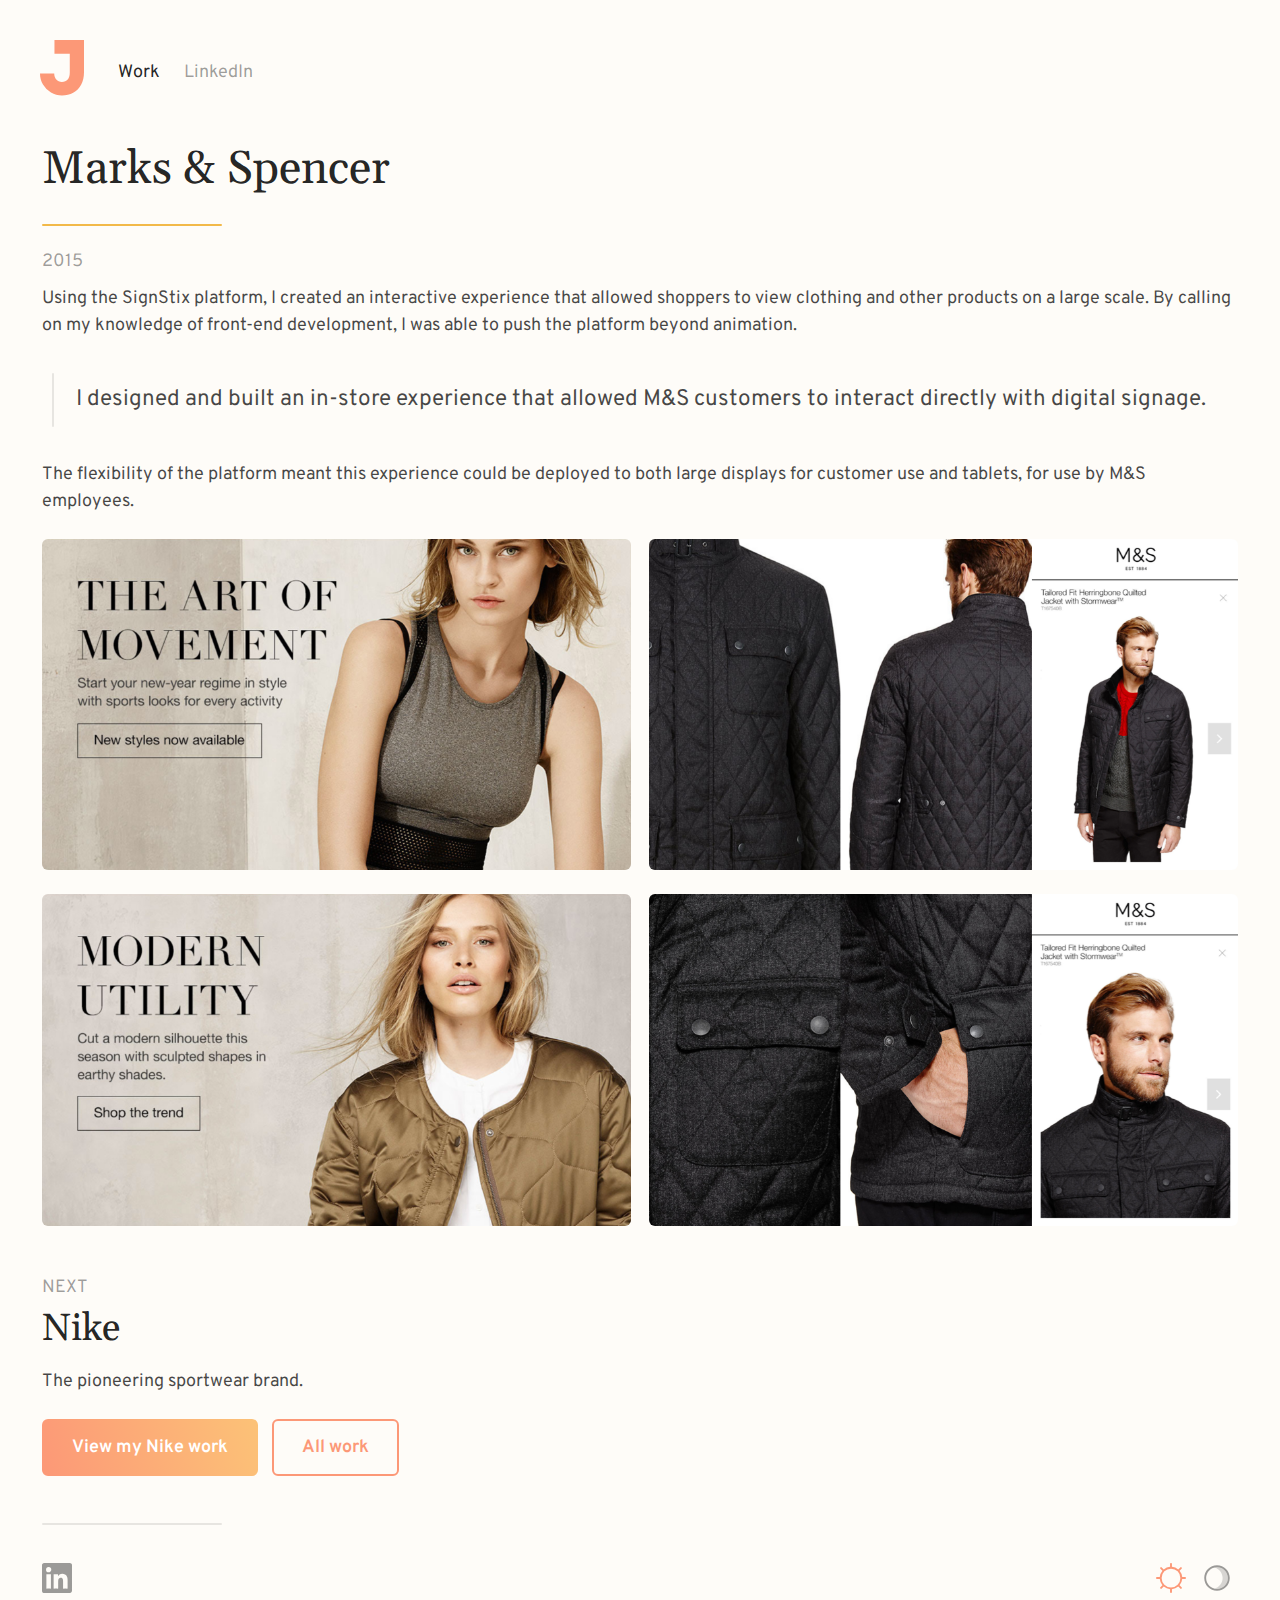
<file: work/m-and-s.html>
<!DOCTYPE html>
<html lang="en" dir="ltr">

<head>
  <script async src="https://www.googletagmanager.com/gtag/js?id=UA-107955600-2"></script>
  <script>
    window.dataLayer = window.dataLayer || [];

    function gtag() {
      dataLayer.push(arguments);
    }
    gtag('js', new Date());
    gtag('config', 'UA-107955600-2');
  </script>
  <meta charset="utf-8">
  <meta name=viewport content="width=device-width, initial-scale=1.0" />
  <meta name=description content="I designed and built an in-store experience that allowed M&amp;S customers to interact directly with digital signage." />
  <title>M&amp;S | Interactive Digital Signage</title>
  <link href="../theme-summer.css" rel="stylesheet" type="text/css" media="screen" />
  <link href="../style.css" rel="stylesheet" type="text/css" media="screen" />
  <link href="https://fonts.googleapis.com/css?family=Gelasio|Overpass&display=swap" rel="stylesheet" />
  <link rel="apple-touch-icon" sizes="180x180" href="../apple-touch-icon.png">
  <link rel="icon" type="image/png" sizes="32x32" href="../favicon-32x32.png">
  <link rel="icon" type="image/png" sizes="16x16" href="../favicon-16x16.png">
  <!--<link rel="manifest" href="manifest.webmanifest">-->
  <script>
    (function(h, o, t, j, a, r) {
      h.hj = h.hj || function() {
        (h.hj.q = h.hj.q || []).push(arguments)
      };
      h._hjSettings = {
        hjid: 2269529,
        hjsv: 6
      };
      a = o.getElementsByTagName('head')[0];
      r = o.createElement('script');
      r.async = 1;
      r.src = t + h._hjSettings.hjid + j + h._hjSettings.hjsv;
      a.appendChild(r);
    })(window, document, 'https://static.hotjar.com/c/hotjar-', '.js?sv=');
  </script>
</head>

<body>
  <div class="wrapper">

    <nav>
      <ul>
        <li>
          <a title="Jack Hartley" href="../" class="logo">
            <svg xmlns="http://www.w3.org/2000/svg" viewBox="0 0 27 34">
              <path fill-rule="nonzero"
                d="M13.476 34c2.526 0 4.82-.558 6.882-1.674 2.062-1.115 3.685-2.75 4.868-4.901C26.409 25.273 27 22.715 27 19.75V0H8.872v8.416h9.4V19.99c0 1.88-.424 3.307-1.271 4.28-.847.972-2.038 1.458-3.573 1.458-1.439 0-2.582-.494-3.429-1.482-.847-.989-1.27-2.216-1.27-3.682H0c0 2.422.607 4.662 1.822 6.718a13.65 13.65 0 0 0 4.916 4.902C8.8 33.394 11.046 34 13.476 34z" />
            </svg>
          </a>
        </li>
        <li><a title="Jack Hartley's design portfolio" href="index.html" class="current">Work</a></li>
        <li><a title="Connect with Jack Hartley on LinkedIn" href="https://www.linkedin.com/in/jack-hartley-6a5348b0/" target="_blank">LinkedIn</a></li>
      </ul>
    </nav>

    <main>
      <section>
        <h1>Marks &amp; Spencer</h1>
        <h4>2015</h4>
        <p>Using the SignStix platform, I created an interactive experience that allowed shoppers to view clothing and other products on a large scale. By calling on my knowledge of front-end development, I was able to push the platform beyond animation.</p>
        <blockquote>
          I designed and built an in-store experience that allowed M&amp;S customers to interact directly with digital signage.
        </blockquote>
        <p>The flexibility of the platform meant this experience could be deployed to both large displays for customer use and tablets, for use by M&amp;S employees.</p>
        <section class="columns first">
          <img src="../img/work/mands-04-womenswear.png" alt="Interactive digital signage for M&amp;S womenswear" srcset="../img/work/mands-04-womenswear.png 1x, ../img/work/mands-04-womenswear@2x.png 2x, ../img/work/mands-04-womenswear@3x.png 3x">
          <img src="../img/work/mands-05-womenswear.png" alt="Interactive digital signage for M&amp;S womenswear" srcset="../img/work/mands-05-womenswear.png 1x, ../img/work/mands-05-womenswear@2x.png 2x, ../img/work/mands-05-womenswear@3x.png 3x">
          <img src="../img/work/mands-02-menswear.png" alt="Interactive digital signage for M&amp;S menswear" srcset="../img/work/mands-02-menswear.png 1x, ../img/work/mands-02-menswear@2x.png 2x, ../img/work/mands-02-menswear@3x.png 3x">
          <img src="../img/work/mands-03-menswear.png" alt="Interactive digital signage for M&amp;S menswear" srcset="../img/work/mands-03-menswear.png 1x, ../img/work/mands-03-menswear@2x.png 2x, ../img/work/mands-03-menswear@3x.png 3x">
        </section>
        <section class="next">
          <h3>Next</h3>
          <h2>Nike</h2>
          <p>The pioneering sportwear brand.</p>
          <a href="nike.html" class="button" title="Next project: Nike">View my Nike work</a>
          <a href="index.html" class="button secondary" title="Jack Hartley's design portfolio">All work</a>
        </section>
    </main>

    <footer>
      <ul class="social">
        <li>
          <a title="Connect with Jack Hartley on LinkedIn" href="https://www.linkedin.com/in/jack-hartley-6a5348b0/" target="_blank" class="linkedin">
            <svg xmlns="http://www.w3.org/2000/svg" viewBox="0 0 24 24">
              <path fill-rule="nonzero"
                d="M11.996.008c3.406 0 6.812.009 10.218-.008.907-.004 1.642.646 1.764 1.444.013.088.02.178.02.268.002 6.861.002 13.722 0 20.584 0 .91-.723 1.663-1.628 1.702-.06.002-.12.002-.18.002H1.796c-.853 0-1.498-.459-1.723-1.232A1.93 1.93 0 0 1 0 22.26V1.745C0 .772.733.021 1.708.01 2.533 0 3.356.008 4.178.008h7.818zm.802 10.535c0-.48-.01-.89.004-1.301.005-.2-.051-.274-.265-.272-.98.011-1.96.013-2.94 0-.235-.004-.288.073-.288.294a3548.2 3548.2 0 0 1 0 10.942c0 .223.058.301.289.298 1.018-.011 2.036-.011 3.054 0 .226.002.29-.066.288-.294-.009-1.835-.009-3.67-.002-5.506.002-.38.027-.764.092-1.137.139-.775.491-1.404 1.322-1.612.25-.062.517-.077.776-.073.866.01 1.395.41 1.586 1.26.103.455.142.931.146 1.4.015 1.887.01 3.774.002 5.662 0 .22.056.303.29.302a150.38 150.38 0 0 1 3.054 0c.218.001.278-.07.278-.283a1099.1 1099.1 0 0 1-.002-6.09c.002-.831-.041-1.66-.233-2.472-.26-1.11-.772-2.056-1.863-2.545a4.99 4.99 0 0 0-3.37-.28c-.94.246-1.658.827-2.218 1.707zm-9.281 4.19c0 1.834.002 3.668-.004 5.503 0 .187.04.27.244.268 1.048-.008 2.095-.008 3.143 0 .19.002.242-.071.242-.253-.004-3.676-.004-7.352 0-11.028 0-.202-.07-.251-.26-.251a170.6 170.6 0 0 1-3.1-.002c-.222-.002-.27.071-.27.281.008 1.828.005 3.655.005 5.481zm1.807-7.295c1.158 0 2.086-.92 2.088-2.067A2.085 2.085 0 0 0 5.33 3.27a2.073 2.073 0 0 0-2.084 2.093 2.068 2.068 0 0 0 2.079 2.075z" />
            </svg>
          </a>
        </li>
      </ul>
      <ul class="themes">
        <li class="summer">
          <svg xmlns="http://www.w3.org/2000/svg" viewBox="0 0 30 30">
            <path fill-rule="nonzero"
              d="M15 0c.518 0 .938.42.938.938v2.85a11.2 11.2 0 0 1 6.327 2.622l2.016-2.017a.937.937 0 1 1 1.326 1.326L23.59 7.735a11.2 11.2 0 0 1 2.621 6.327h2.852a.937.937 0 1 1 0 1.876H26.21a11.2 11.2 0 0 1-2.62 6.327l2.016 2.016a.938.938 0 0 1-1.326 1.326l-2.016-2.017a11.2 11.2 0 0 1-6.327 2.621v2.852a.937.937 0 1 1-1.876 0V26.21a11.2 11.2 0 0 1-6.327-2.62L5.72 25.606a.938.938 0 0 1-1.326-1.326l2.017-2.016a11.2 11.2 0 0 1-2.621-6.327H.937a.937.937 0 1 1 0-1.876H3.79a11.2 11.2 0 0 1 2.62-6.327L4.394 5.72A.938.938 0 0 1 5.72 4.393L7.735 6.41a11.2 11.2 0 0 1 6.327-2.621V.937c0-.517.42-.937.938-.937zm0 5.625a9.375 9.375 0 1 0 0 18.75 9.375 9.375 0 0 0 0-18.75z" />
          </svg>
        </li>
        <li class="solstice">
          <svg xmlns="http://www.w3.org/2000/svg" viewBox="0 0 30 30">
            <g fill-rule="nonzero">
              <path d="M15 2.25c7.042 0 12.75 5.708 12.75 12.75S22.042 27.75 15 27.75 2.25 22.042 2.25 15 7.958 2.25 15 2.25zm0 1.875C8.994 4.125 4.125 8.994 4.125 15S8.994 25.875 15 25.875 25.875 21.006 25.875 15 21.006 4.125 15 4.125z" />
              <path fill-opacity=".39"
                d="M15 4.125c6.006 0 10.875 4.869 10.875 10.875S21.006 25.875 15 25.875c-.872 0-1.72-.103-2.532-.296l-.092-.023C17.113 24.38 20.625 20.1 20.625 15c0-5.1-3.512-9.381-8.25-10.556l.093-.023c.812-.193 1.66-.296 2.532-.296z" />
            </g>
          </svg>
        </li>
      </ul>
    </footer>

  </div>
</body>

</html>
</file>
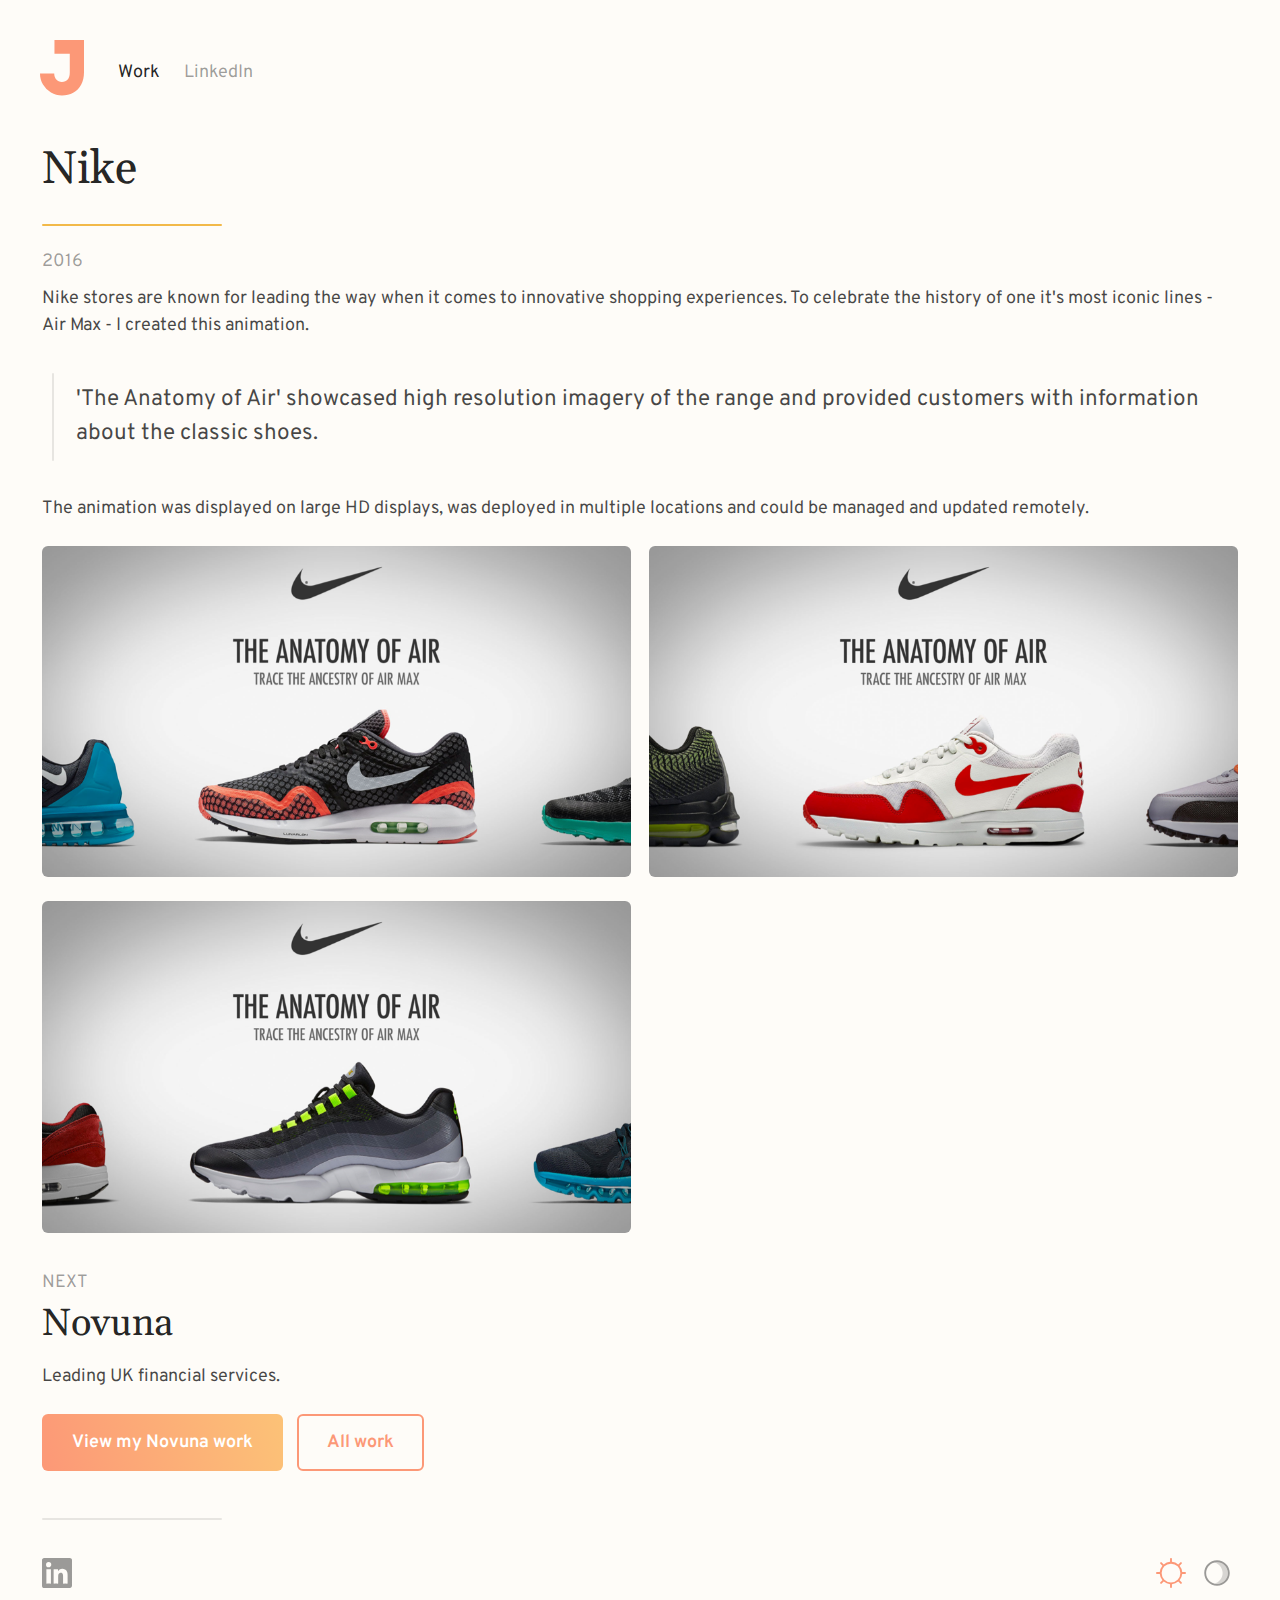
<file: work/nike.html>
<!DOCTYPE html>
<html lang="en" dir="ltr">
  <head>
    <script async src="https://www.googletagmanager.com/gtag/js?id=UA-107955600-2"></script>
    <script>
    window.dataLayer = window.dataLayer || [];
    function gtag() {
    dataLayer.push(arguments);
    }
    gtag('js', new Date());
    gtag('config', 'UA-107955600-2');
    </script>
    <meta charset="utf-8">
    <meta name=viewport content="width=device-width, initial-scale=1.0" />
    <meta name=description content="My animation showcased high resolution imagery of the Air Max range and provided customers with information about the classic shoes." />
    <title>Nike | Animated Digital Signage</title>
    <link href="../theme-summer.css" rel="stylesheet" type="text/css" media="screen" />
    <link href="../style.css" rel="stylesheet" type="text/css" media="screen" />
    <link href="https://fonts.googleapis.com/css?family=Gelasio|Overpass&display=swap" rel="stylesheet" />
    <link rel="apple-touch-icon" sizes="180x180" href="../apple-touch-icon.png">
    <link rel="icon" type="image/png" sizes="32x32" href="../favicon-32x32.png">
    <link rel="icon" type="image/png" sizes="16x16" href="../favicon-16x16.png">
    <!--<link rel="manifest" href="manifest.webmanifest">-->
    <script>
    (function(h, o, t, j, a, r) {
    h.hj = h.hj || function() {
    (h.hj.q = h.hj.q || []).push(arguments)
    };
    h._hjSettings = {
    hjid: 2269529,
    hjsv: 6
    };
    a = o.getElementsByTagName('head')[0];
    r = o.createElement('script');
    r.async = 1;
    r.src = t + h._hjSettings.hjid + j + h._hjSettings.hjsv;
    a.appendChild(r);
    })(window, document, 'https://static.hotjar.com/c/hotjar-', '.js?sv=');
    </script>
  </head>
  <body>
    <div class="wrapper">
      <nav>
        <ul>
          <li>
            <a title="Jack Hartley" href="../" class="logo">
              <svg xmlns="http://www.w3.org/2000/svg" viewBox="0 0 27 34">
                <path fill-rule="nonzero"
                  d="M13.476 34c2.526 0 4.82-.558 6.882-1.674 2.062-1.115 3.685-2.75 4.868-4.901C26.409 25.273 27 22.715 27 19.75V0H8.872v8.416h9.4V19.99c0 1.88-.424 3.307-1.271 4.28-.847.972-2.038 1.458-3.573 1.458-1.439 0-2.582-.494-3.429-1.482-.847-.989-1.27-2.216-1.27-3.682H0c0 2.422.607 4.662 1.822 6.718a13.65 13.65 0 0 0 4.916 4.902C8.8 33.394 11.046 34 13.476 34z" />
                </svg>
              </a>
            </li>
            <li><a title="Jack Hartley's design portfolio" href="index.html" class="current">Work</a></li>
            <li><a title="Connect with Jack Hartley on LinkedIn" href="https://www.linkedin.com/in/jack-hartley-6a5348b0/" target="_blank">LinkedIn</a></li>
          </ul>
        </nav>
        <main>
          <section>
            <h1>Nike</h1>
            <h4>2016</h4>
            <p>Nike stores are known for leading the way when it comes to innovative shopping experiences. To celebrate the history of one it's most iconic lines - Air Max - I created this animation.</p>
            <blockquote>
              'The Anatomy of Air' showcased high resolution imagery of the range and provided customers with information about the classic shoes.
            </blockquote>
            <p>The animation was displayed on large HD displays, was deployed in multiple locations and could be managed and updated remotely.</p>
          </section>
          <section class="columns first">
            <img src="../img/work/nike-01-air.png" alt="Digital signage celebrating the history of Nike Air" srcset="../img/work/nike-01-air.png 1x, ../img/work/nike-01-air@2x.png 2x, ../img/work/nike-01-air@3x.png 3x">
            <img src="../img/work/nike-02-air.png" alt="Digital signage celebrating the history of Nike Air" srcset="../img/work/nike-02-air.png 1x, ../img/work/nike-02-air@2x.png 2x, ../img/work/nike-02-air@3x.png 3x">
            <img src="../img/work/nike-03-air.png" alt="Digital signage celebrating the history of Nike Air" srcset="../img/work/nike-03-air.png 1x, ../img/work/nike-03-air@2x.png 2x, ../img/work/nike-03-air@3x.png 3x">
            <div class="embed">
              <div class="embed-container">
                <iframe src='https://www.youtube.com/embed//GT6kYzV87TM' frameborder='0' allowfullscreen></iframe>
              </div>
            </div>
          </section>
          <section class="next">
            <h3>Next</h3>
            <h2>Novuna</h2>
            <p>Leading UK financial services.</p>
            <a href="novuna.html" class="button" title="Next project: Novuna">View my Novuna work</a>
            <a href="index.html" class="button secondary" title="Jack Hartley's design portfolio">All work</a>
          </section>
        </main>
        <footer>
          <ul class="social">
            <li>
              <a title="Connect with Jack Hartley on LinkedIn" href="https://www.linkedin.com/in/jack-hartley-6a5348b0/" target="_blank" class="linkedin">
                <svg xmlns="http://www.w3.org/2000/svg" viewBox="0 0 24 24">
                  <path fill-rule="nonzero"
                    d="M11.996.008c3.406 0 6.812.009 10.218-.008.907-.004 1.642.646 1.764 1.444.013.088.02.178.02.268.002 6.861.002 13.722 0 20.584 0 .91-.723 1.663-1.628 1.702-.06.002-.12.002-.18.002H1.796c-.853 0-1.498-.459-1.723-1.232A1.93 1.93 0 0 1 0 22.26V1.745C0 .772.733.021 1.708.01 2.533 0 3.356.008 4.178.008h7.818zm.802 10.535c0-.48-.01-.89.004-1.301.005-.2-.051-.274-.265-.272-.98.011-1.96.013-2.94 0-.235-.004-.288.073-.288.294a3548.2 3548.2 0 0 1 0 10.942c0 .223.058.301.289.298 1.018-.011 2.036-.011 3.054 0 .226.002.29-.066.288-.294-.009-1.835-.009-3.67-.002-5.506.002-.38.027-.764.092-1.137.139-.775.491-1.404 1.322-1.612.25-.062.517-.077.776-.073.866.01 1.395.41 1.586 1.26.103.455.142.931.146 1.4.015 1.887.01 3.774.002 5.662 0 .22.056.303.29.302a150.38 150.38 0 0 1 3.054 0c.218.001.278-.07.278-.283a1099.1 1099.1 0 0 1-.002-6.09c.002-.831-.041-1.66-.233-2.472-.26-1.11-.772-2.056-1.863-2.545a4.99 4.99 0 0 0-3.37-.28c-.94.246-1.658.827-2.218 1.707zm-9.281 4.19c0 1.834.002 3.668-.004 5.503 0 .187.04.27.244.268 1.048-.008 2.095-.008 3.143 0 .19.002.242-.071.242-.253-.004-3.676-.004-7.352 0-11.028 0-.202-.07-.251-.26-.251a170.6 170.6 0 0 1-3.1-.002c-.222-.002-.27.071-.27.281.008 1.828.005 3.655.005 5.481zm1.807-7.295c1.158 0 2.086-.92 2.088-2.067A2.085 2.085 0 0 0 5.33 3.27a2.073 2.073 0 0 0-2.084 2.093 2.068 2.068 0 0 0 2.079 2.075z" />
                  </svg>
                </a>
              </li>
            </ul>
            <ul class="themes">
              <li class="summer">
                <svg xmlns="http://www.w3.org/2000/svg" viewBox="0 0 30 30">
                  <path fill-rule="nonzero"
                    d="M15 0c.518 0 .938.42.938.938v2.85a11.2 11.2 0 0 1 6.327 2.622l2.016-2.017a.937.937 0 1 1 1.326 1.326L23.59 7.735a11.2 11.2 0 0 1 2.621 6.327h2.852a.937.937 0 1 1 0 1.876H26.21a11.2 11.2 0 0 1-2.62 6.327l2.016 2.016a.938.938 0 0 1-1.326 1.326l-2.016-2.017a11.2 11.2 0 0 1-6.327 2.621v2.852a.937.937 0 1 1-1.876 0V26.21a11.2 11.2 0 0 1-6.327-2.62L5.72 25.606a.938.938 0 0 1-1.326-1.326l2.017-2.016a11.2 11.2 0 0 1-2.621-6.327H.937a.937.937 0 1 1 0-1.876H3.79a11.2 11.2 0 0 1 2.62-6.327L4.394 5.72A.938.938 0 0 1 5.72 4.393L7.735 6.41a11.2 11.2 0 0 1 6.327-2.621V.937c0-.517.42-.937.938-.937zm0 5.625a9.375 9.375 0 1 0 0 18.75 9.375 9.375 0 0 0 0-18.75z" />
                  </svg>
                </li>
                <li class="solstice">
                  <svg xmlns="http://www.w3.org/2000/svg" viewBox="0 0 30 30">
                    <g fill-rule="nonzero">
                      <path d="M15 2.25c7.042 0 12.75 5.708 12.75 12.75S22.042 27.75 15 27.75 2.25 22.042 2.25 15 7.958 2.25 15 2.25zm0 1.875C8.994 4.125 4.125 8.994 4.125 15S8.994 25.875 15 25.875 25.875 21.006 25.875 15 21.006 4.125 15 4.125z" />
                      <path fill-opacity=".39"
                        d="M15 4.125c6.006 0 10.875 4.869 10.875 10.875S21.006 25.875 15 25.875c-.872 0-1.72-.103-2.532-.296l-.092-.023C17.113 24.38 20.625 20.1 20.625 15c0-5.1-3.512-9.381-8.25-10.556l.093-.023c.812-.193 1.66-.296 2.532-.296z" />
                      </g>
                    </svg>
                  </li>
                </ul>
              </footer>
            </div>
          </body>
        </html>
</file>
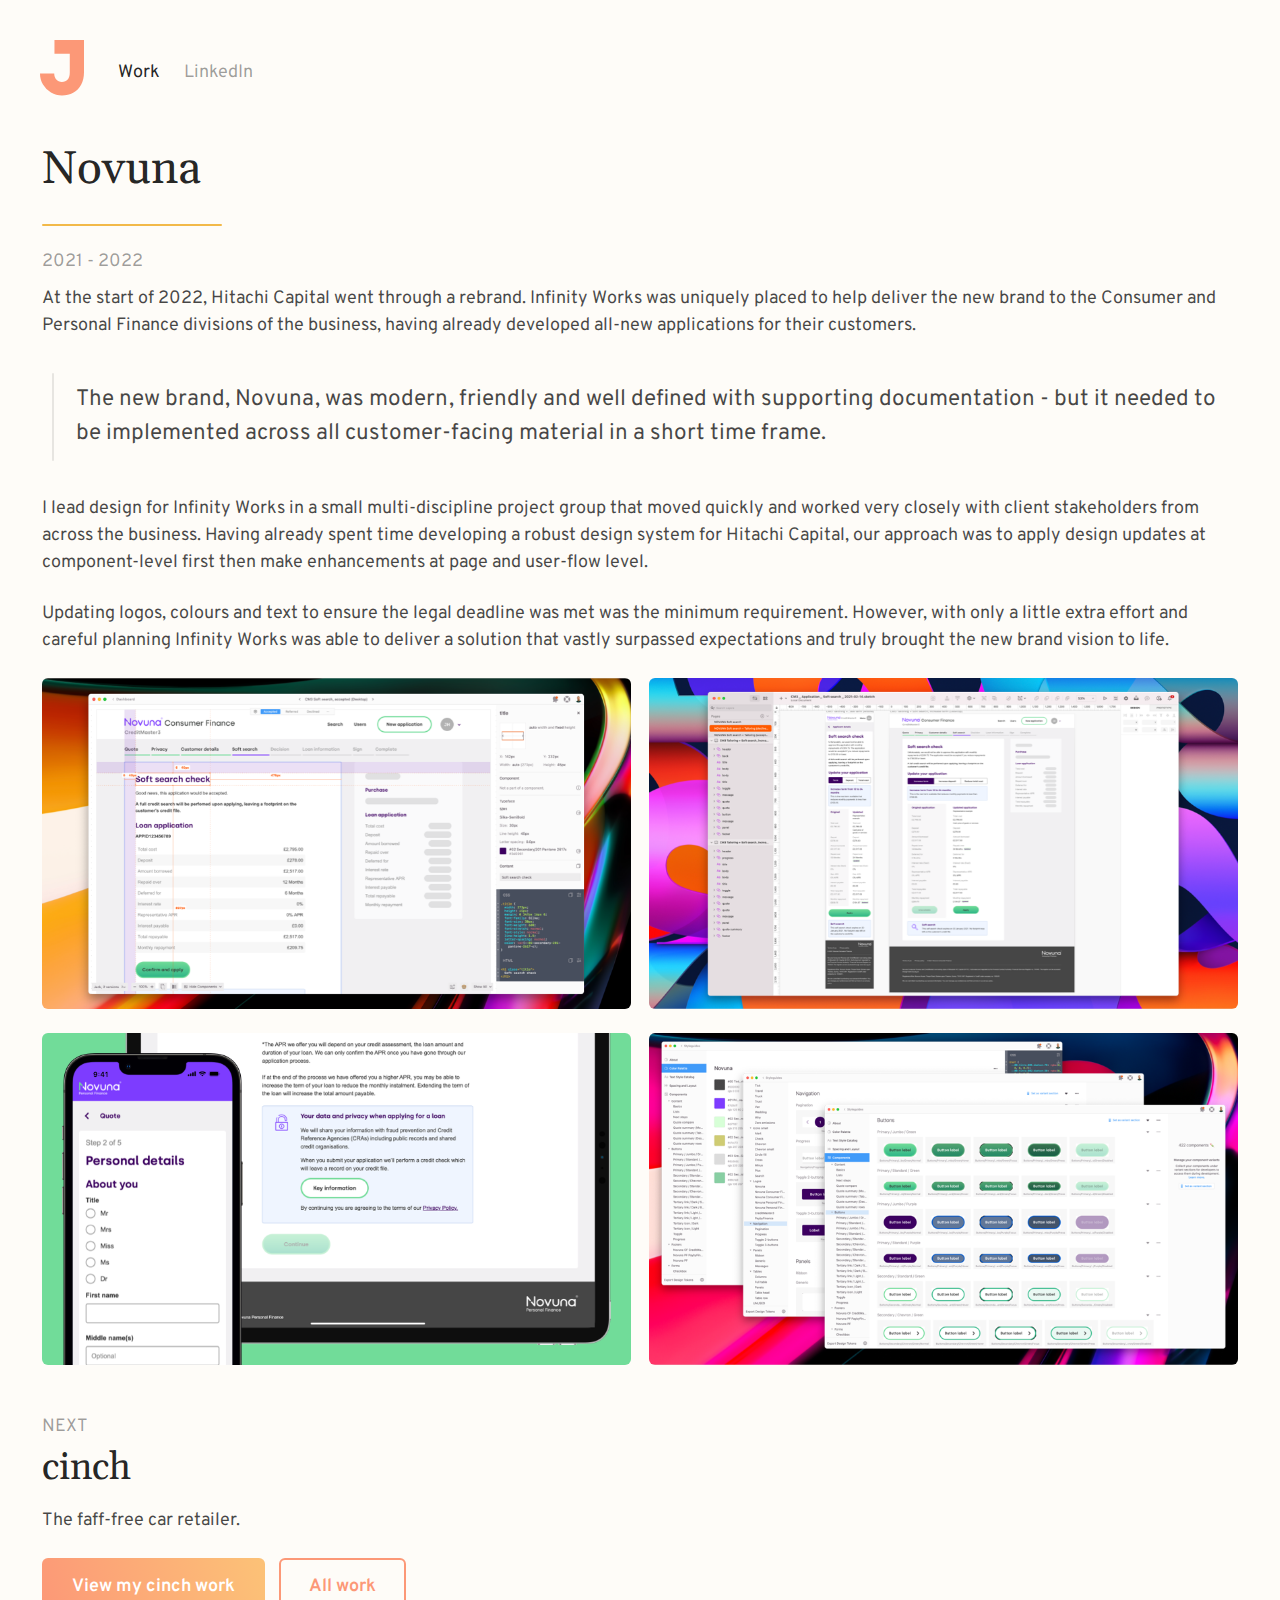
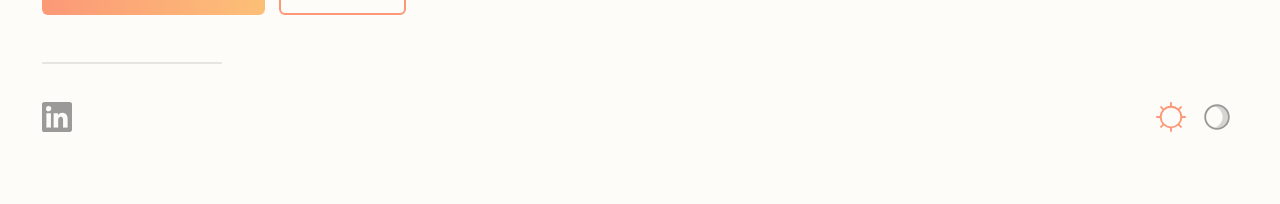
<file: work/novuna.html>
<!DOCTYPE html>
<html lang="en" dir="ltr">
  <head>
    <script async src="https://www.googletagmanager.com/gtag/js?id=UA-107955600-2"></script>
    <script>
    window.dataLayer = window.dataLayer || [];
    function gtag() {
    dataLayer.push(arguments);
    }
    gtag('js', new Date());
    gtag('config', 'UA-107955600-2');
    </script>
    <meta charset="utf-8">
    <meta name=viewport content="width=device-width, initial-scale=1.0" />
    <meta name=description content="My animation showcased high resolution imagery of the Air Max range and provided customers with information about the classic shoes." />
    <title>Novuna | Branding &amp; design system</title>
    <link href="../theme-summer.css" rel="stylesheet" type="text/css" media="screen" />
    <link href="../style.css" rel="stylesheet" type="text/css" media="screen" />
    <link href="https://fonts.googleapis.com/css?family=Gelasio|Overpass&display=swap" rel="stylesheet" />
    <link rel="apple-touch-icon" sizes="180x180" href="../apple-touch-icon.png">
    <link rel="icon" type="image/png" sizes="32x32" href="../favicon-32x32.png">
    <link rel="icon" type="image/png" sizes="16x16" href="../favicon-16x16.png">
    <!--<link rel="manifest" href="manifest.webmanifest">-->
    <script>
    (function(h, o, t, j, a, r) {
    h.hj = h.hj || function() {
    (h.hj.q = h.hj.q || []).push(arguments)
    };
    h._hjSettings = {
    hjid: 2269529,
    hjsv: 6
    };
    a = o.getElementsByTagName('head')[0];
    r = o.createElement('script');
    r.async = 1;
    r.src = t + h._hjSettings.hjid + j + h._hjSettings.hjsv;
    a.appendChild(r);
    })(window, document, 'https://static.hotjar.com/c/hotjar-', '.js?sv=');
    </script>
  </head>
  <body>
    <div class="wrapper">
      <nav>
        <ul>
          <li>
            <a title="Jack Hartley" href="../" class="logo">
              <svg xmlns="http://www.w3.org/2000/svg" viewBox="0 0 27 34">
                <path fill-rule="nonzero"
                  d="M13.476 34c2.526 0 4.82-.558 6.882-1.674 2.062-1.115 3.685-2.75 4.868-4.901C26.409 25.273 27 22.715 27 19.75V0H8.872v8.416h9.4V19.99c0 1.88-.424 3.307-1.271 4.28-.847.972-2.038 1.458-3.573 1.458-1.439 0-2.582-.494-3.429-1.482-.847-.989-1.27-2.216-1.27-3.682H0c0 2.422.607 4.662 1.822 6.718a13.65 13.65 0 0 0 4.916 4.902C8.8 33.394 11.046 34 13.476 34z" />
                </svg>
              </a>
            </li>
            <li><a title="Jack Hartley's design portfolio" href="index.html" class="current">Work</a></li>
            <li><a title="Connect with Jack Hartley on LinkedIn" href="https://www.linkedin.com/in/jack-hartley-6a5348b0/" target="_blank">LinkedIn</a></li>
          </ul>
        </nav>
        <main>
          <section>
            <h1>Novuna</h1>
            <h4>2021 - 2022</h4>
            <p>At the start of 2022, Hitachi Capital went through a rebrand. Infinity Works was uniquely placed to help deliver the new brand to the Consumer and Personal Finance divisions of the business, having already developed all-new applications for their customers.</p>
            <blockquote>
              The new brand, Novuna, was modern, friendly and well defined with supporting documentation - but it needed to be implemented across all customer-facing material in a short time frame.
            </blockquote>
            <p>I lead design for Infinity Works in a small multi-discipline project group that moved quickly and worked very closely with client stakeholders from across the business. Having already spent time developing a robust design system for Hitachi Capital, our approach was to apply design updates at component-level first then make enhancements at page and user-flow level.</p>
            <p>Updating logos, colours and text to ensure the legal deadline was met was the minimum requirement. However, with only a little extra effort and careful planning Infinity Works was able to deliver a solution that vastly surpassed expectations and truly brought the new brand vision to life.</p>
          </section>
          <section class="columns first">
            <img src="../img/work/novuna-01-zeplin-spacing.png" alt="Design system spacing components in Zeplin" srcset="../img/work/novuna-01-zeplin-spacing.png 1x, ../img/work/novuna-01-zeplin-spacing@2x.png 2x, ../img/work/novuna-01-zeplin-spacing@3x.png 3x">
            <img src="../img/work/novuna-02-personal-finance.png" alt="Novuna Personal Finance application for mobile and desktop" srcset="../img/work/novuna-02-personal-finance.png 1x, ../img/work/novuna-02-personal-finance@2x.png 2x, ../img/work/novuna-02-personal-finance@3x.png 3x">
            <img src="../img/work/novuna-03-sketch-mobile-desktop.png" alt="Novuna Consumer Finance designs for mobile and desktop" srcset="../img/work/novuna-03-sketch-mobile-desktop.png 1x, ../img/work/novuna-03-sketch-mobile-desktop@2x.png 2x, ../img/work/novuna-03-sketch-mobile-desktop@3x.png 3x">
            <img src="../img/work/novuna-04-component-library.png" alt="Novuna component library in Zeplin" srcset="../img/work/novuna-04-component-library.png 1x, ../img/work/novuna-04-component-library@2x.png 2x, ../img/work/novuna-04-component-library@3x.png 3x">
          </section>
          <section class="next">
            <h3>Next</h3>
            <h2>cinch</h2>
            <p>The faff-free car retailer.</p>
            <a href="cinch.html" class="button" title="Next project: cinch">View my cinch work</a>
            <a href="index.html" class="button secondary" title="Jack Hartley's design portfolio">All work</a>
          </section>
        </main>
        <footer>
          <ul class="social">
            <li>
              <a title="Connect with Jack Hartley on LinkedIn" href="https://www.linkedin.com/in/jack-hartley-6a5348b0/" target="_blank" class="linkedin">
                <svg xmlns="http://www.w3.org/2000/svg" viewBox="0 0 24 24">
                  <path fill-rule="nonzero"
                    d="M11.996.008c3.406 0 6.812.009 10.218-.008.907-.004 1.642.646 1.764 1.444.013.088.02.178.02.268.002 6.861.002 13.722 0 20.584 0 .91-.723 1.663-1.628 1.702-.06.002-.12.002-.18.002H1.796c-.853 0-1.498-.459-1.723-1.232A1.93 1.93 0 0 1 0 22.26V1.745C0 .772.733.021 1.708.01 2.533 0 3.356.008 4.178.008h7.818zm.802 10.535c0-.48-.01-.89.004-1.301.005-.2-.051-.274-.265-.272-.98.011-1.96.013-2.94 0-.235-.004-.288.073-.288.294a3548.2 3548.2 0 0 1 0 10.942c0 .223.058.301.289.298 1.018-.011 2.036-.011 3.054 0 .226.002.29-.066.288-.294-.009-1.835-.009-3.67-.002-5.506.002-.38.027-.764.092-1.137.139-.775.491-1.404 1.322-1.612.25-.062.517-.077.776-.073.866.01 1.395.41 1.586 1.26.103.455.142.931.146 1.4.015 1.887.01 3.774.002 5.662 0 .22.056.303.29.302a150.38 150.38 0 0 1 3.054 0c.218.001.278-.07.278-.283a1099.1 1099.1 0 0 1-.002-6.09c.002-.831-.041-1.66-.233-2.472-.26-1.11-.772-2.056-1.863-2.545a4.99 4.99 0 0 0-3.37-.28c-.94.246-1.658.827-2.218 1.707zm-9.281 4.19c0 1.834.002 3.668-.004 5.503 0 .187.04.27.244.268 1.048-.008 2.095-.008 3.143 0 .19.002.242-.071.242-.253-.004-3.676-.004-7.352 0-11.028 0-.202-.07-.251-.26-.251a170.6 170.6 0 0 1-3.1-.002c-.222-.002-.27.071-.27.281.008 1.828.005 3.655.005 5.481zm1.807-7.295c1.158 0 2.086-.92 2.088-2.067A2.085 2.085 0 0 0 5.33 3.27a2.073 2.073 0 0 0-2.084 2.093 2.068 2.068 0 0 0 2.079 2.075z" />
                  </svg>
                </a>
              </li>
            </ul>
            <ul class="themes">
              <li class="summer">
                <svg xmlns="http://www.w3.org/2000/svg" viewBox="0 0 30 30">
                  <path fill-rule="nonzero"
                    d="M15 0c.518 0 .938.42.938.938v2.85a11.2 11.2 0 0 1 6.327 2.622l2.016-2.017a.937.937 0 1 1 1.326 1.326L23.59 7.735a11.2 11.2 0 0 1 2.621 6.327h2.852a.937.937 0 1 1 0 1.876H26.21a11.2 11.2 0 0 1-2.62 6.327l2.016 2.016a.938.938 0 0 1-1.326 1.326l-2.016-2.017a11.2 11.2 0 0 1-6.327 2.621v2.852a.937.937 0 1 1-1.876 0V26.21a11.2 11.2 0 0 1-6.327-2.62L5.72 25.606a.938.938 0 0 1-1.326-1.326l2.017-2.016a11.2 11.2 0 0 1-2.621-6.327H.937a.937.937 0 1 1 0-1.876H3.79a11.2 11.2 0 0 1 2.62-6.327L4.394 5.72A.938.938 0 0 1 5.72 4.393L7.735 6.41a11.2 11.2 0 0 1 6.327-2.621V.937c0-.517.42-.937.938-.937zm0 5.625a9.375 9.375 0 1 0 0 18.75 9.375 9.375 0 0 0 0-18.75z" />
                  </svg>
                </li>
                <li class="solstice">
                  <svg xmlns="http://www.w3.org/2000/svg" viewBox="0 0 30 30">
                    <g fill-rule="nonzero">
                      <path d="M15 2.25c7.042 0 12.75 5.708 12.75 12.75S22.042 27.75 15 27.75 2.25 22.042 2.25 15 7.958 2.25 15 2.25zm0 1.875C8.994 4.125 4.125 8.994 4.125 15S8.994 25.875 15 25.875 25.875 21.006 25.875 15 21.006 4.125 15 4.125z" />
                      <path fill-opacity=".39"
                        d="M15 4.125c6.006 0 10.875 4.869 10.875 10.875S21.006 25.875 15 25.875c-.872 0-1.72-.103-2.532-.296l-.092-.023C17.113 24.38 20.625 20.1 20.625 15c0-5.1-3.512-9.381-8.25-10.556l.093-.023c.812-.193 1.66-.296 2.532-.296z" />
                      </g>
                    </svg>
                  </li>
                </ul>
              </footer>
            </div>
          </body>
        </html>
</file>
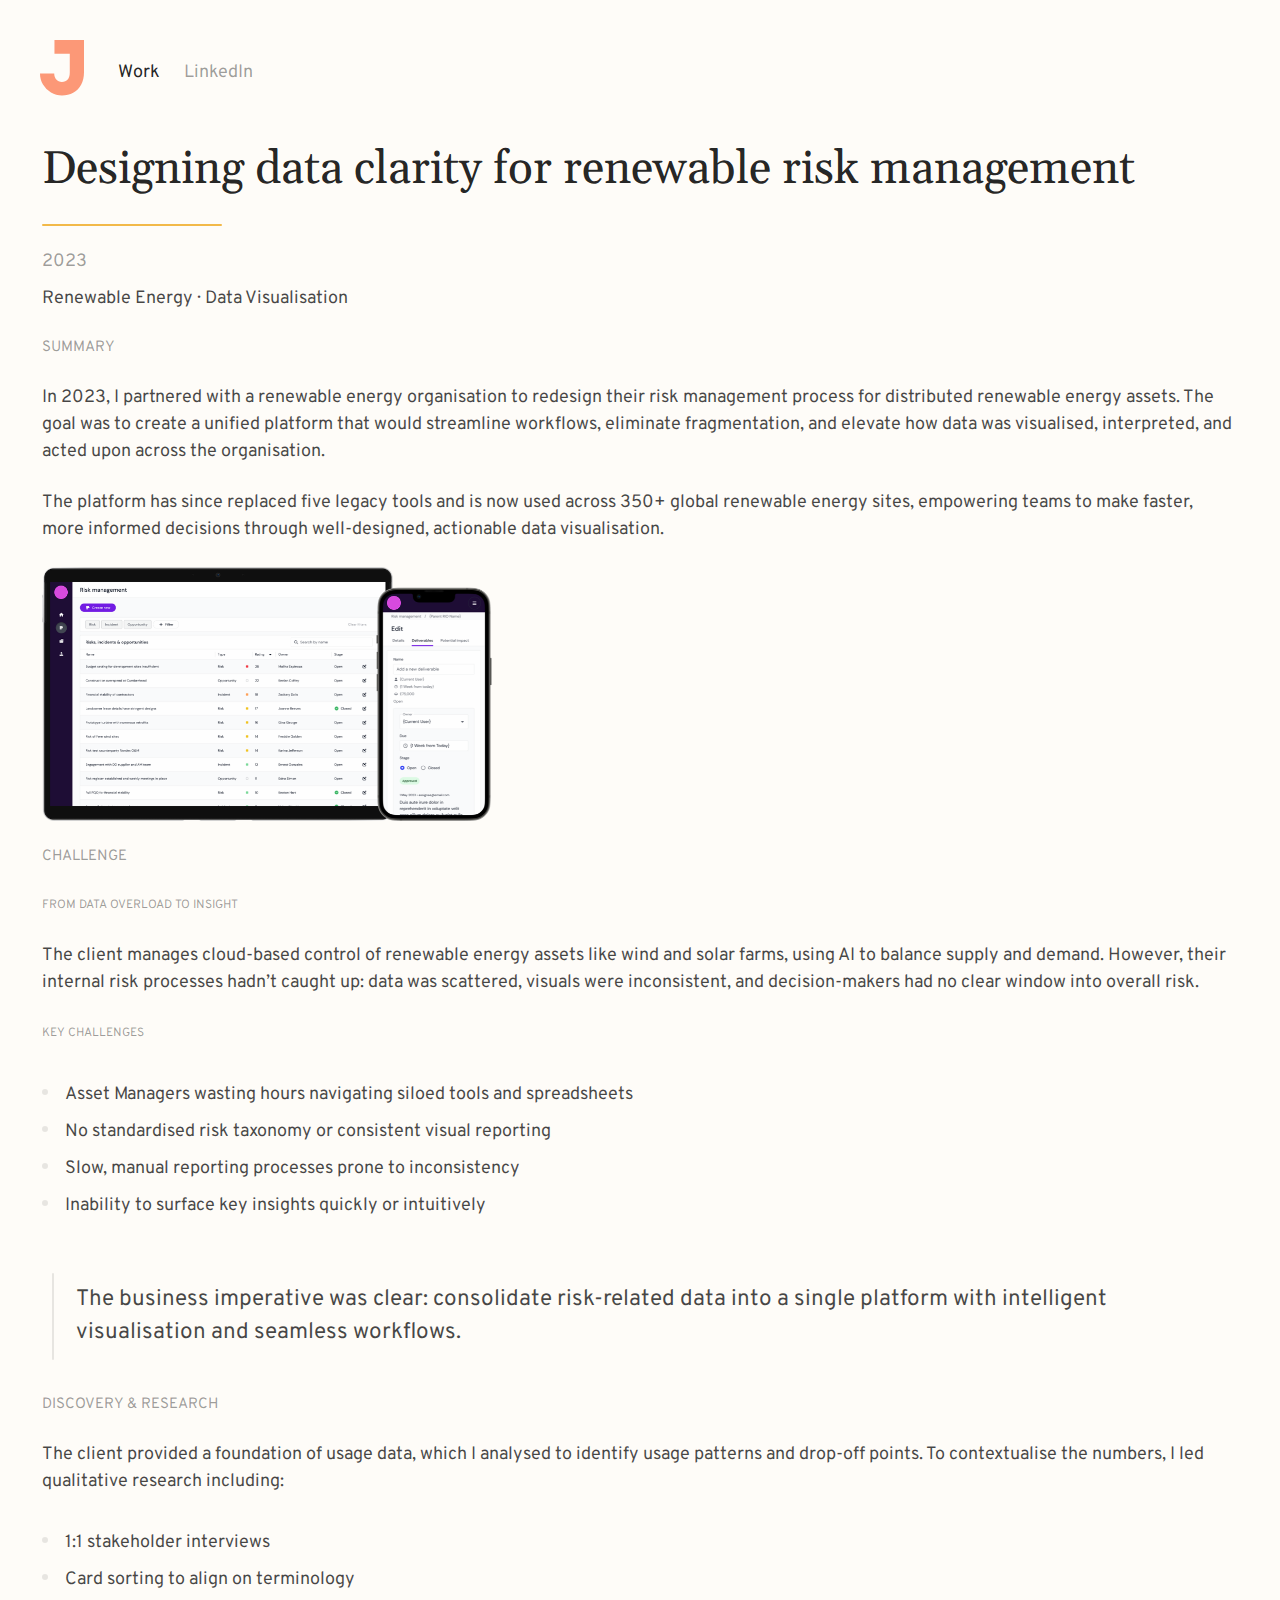
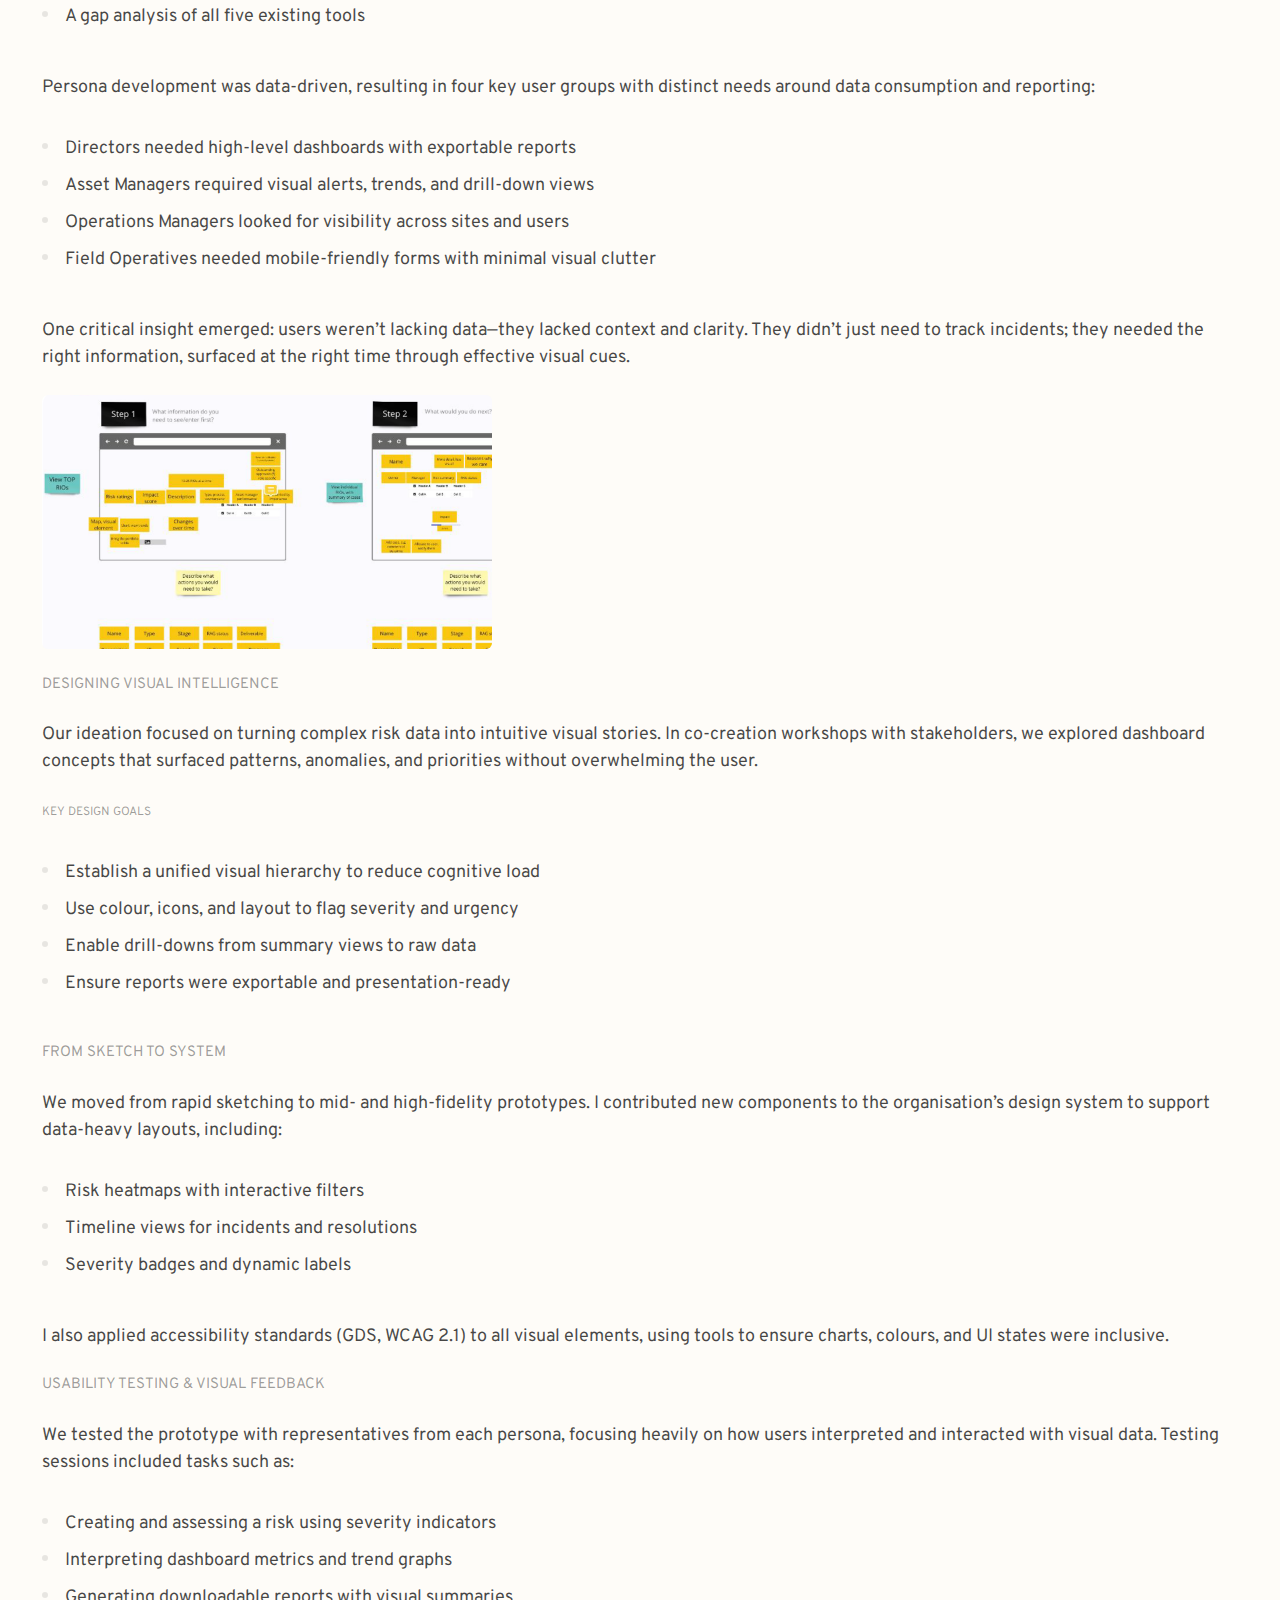
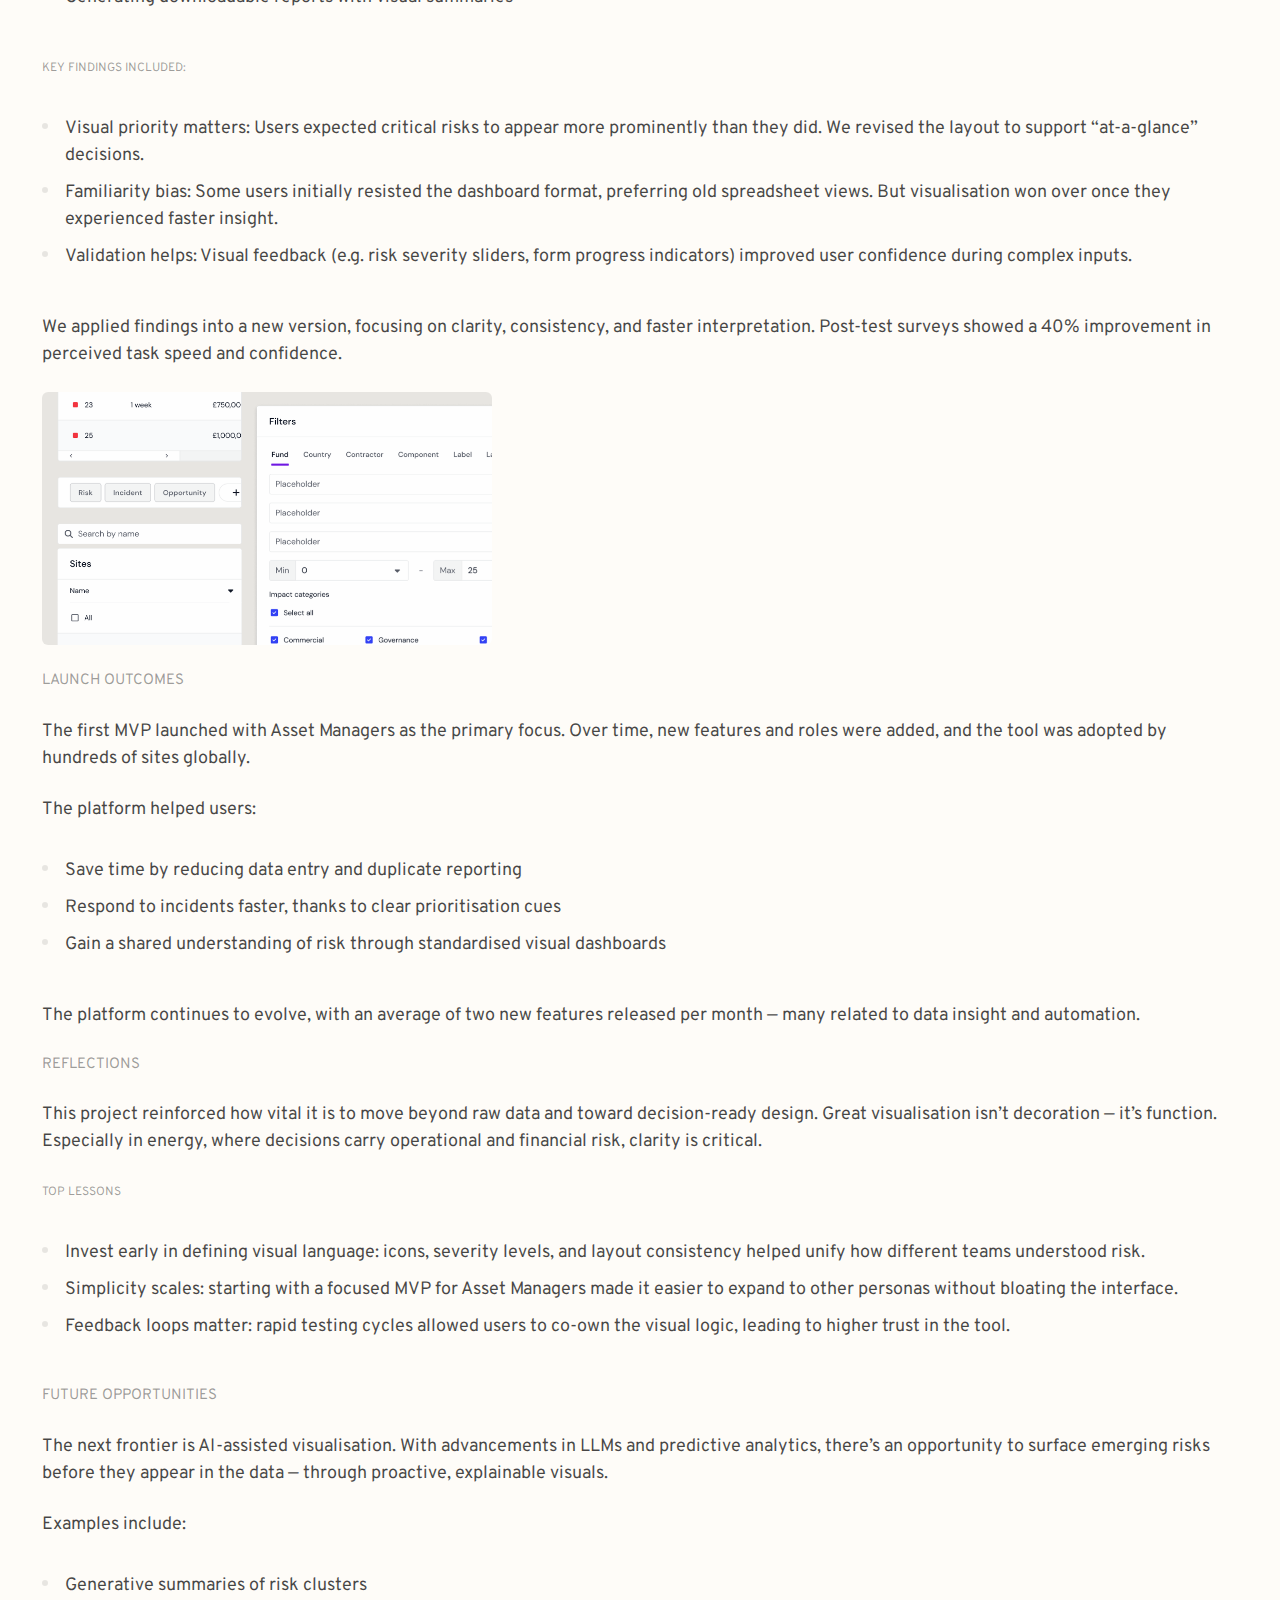
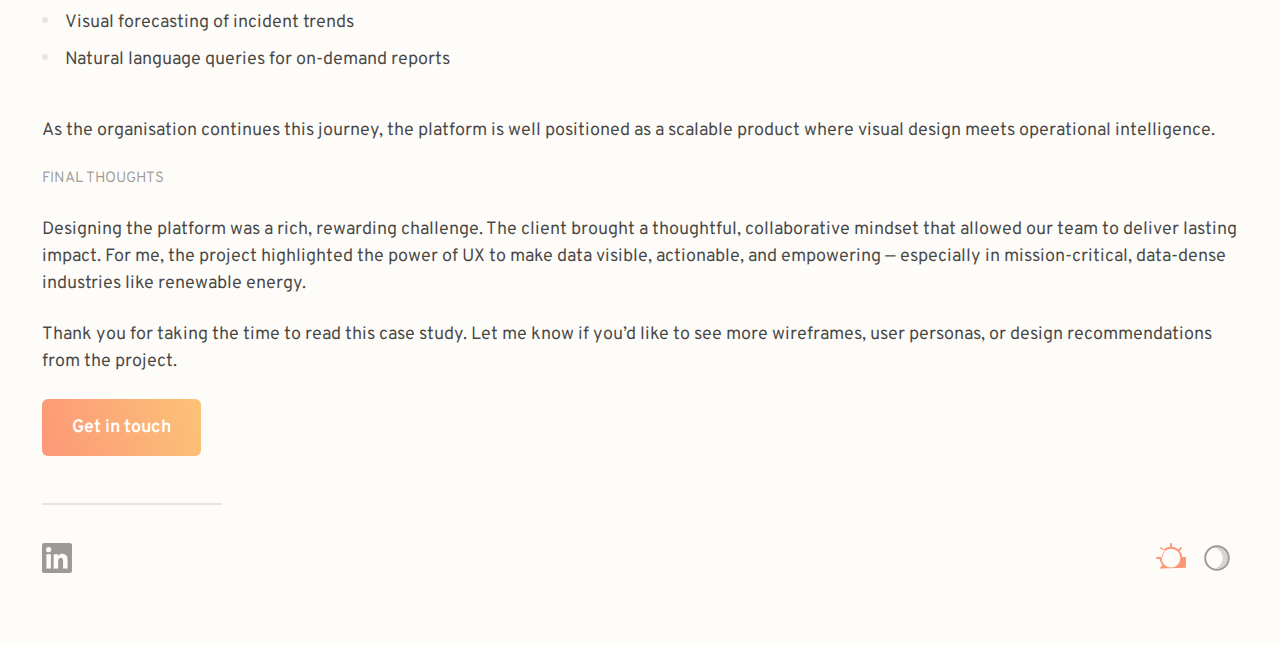
<file: work/renewable-risk-management.html>
<!DOCTYPE html>
<html lang="en" dir="ltr">

<head>
  <script async src="https://www.googletagmanager.com/gtag/js?id=UA-107955600-2"></script>
  <script>
    window.dataLayer = window.dataLayer || [];

    function gtag() {
      dataLayer.push(arguments);
    }
    gtag('js', new Date());
    gtag('config', 'UA-107955600-2');
  </script>
  <meta charset="utf-8">
  <meta name=viewport content="width=device-width, initial-scale=1.0" />
  <meta name=description
    content="I redesigned a risk management process for a renewable energy organisation to manage their energy assets" />
  <title>Designing data clarity for renewable risk management | Renewable Energy | Data Visualisation</title>
  <link href="../theme-summer.css" rel="stylesheet" type="text/css" media="screen" />
  <link href="../style.css" rel="stylesheet" type="text/css" media="screen" />
  <link href="https://fonts.googleapis.com/css?family=Gelasio|Overpass&display=swap" rel="stylesheet" />
  <link rel="apple-touch-icon" sizes="180x180" href="../apple-touch-icon.png">
  <link rel="icon" type="image/png" sizes="32x32" href="../favicon-32x32.png">
  <link rel="icon" type="image/png" sizes="16x16" href="../favicon-16x16.png">
  <!--<link rel="manifest" href="manifest.webmanifest">-->
  <script>
    (function (h, o, t, j, a, r) {
      h.hj = h.hj || function () {
        (h.hj.q = h.hj.q || []).push(arguments)
      };
      h._hjSettings = {
        hjid: 2269529,
        hjsv: 6
      };
      a = o.getElementsByTagName('head')[0];
      r = o.createElement('script');
      r.async = 1;
      r.src = t + h._hjSettings.hjid + j + h._hjSettings.hjsv;
      a.appendChild(r);
    })(window, document, 'https://static.hotjar.com/c/hotjar-', '.js?sv=');
  </script>
</head>

<body>
  <div class="wrapper">

    <nav>
      <ul>
        <li>
          <a title="Jack Hartley" href="../" class="logo">
            <svg xmlns="http://www.w3.org/2000/svg" viewBox="0 0 27 34">
              <path fill-rule="nonzero"
                d="M13.476 34c2.526 0 4.82-.558 6.882-1.674 2.062-1.115 3.685-2.75 4.868-4.901C26.409 25.273 27 22.715 27 19.75V0H8.872v8.416h9.4V19.99c0 1.88-.424 3.307-1.271 4.28-.847.972-2.038 1.458-3.573 1.458-1.439 0-2.582-.494-3.429-1.482-.847-.989-1.27-2.216-1.27-3.682H0c0 2.422.607 4.662 1.822 6.718a13.65 13.65 0 0 0 4.916 4.902C8.8 33.394 11.046 34 13.476 34z" />
            </svg>
          </a>
        </li>
        <li><a title="Jack Hartley's design portfolio" href="index.html" class="current">Work</a></li>
        <li><a title="Connect with Jack Hartley on LinkedIn" href="https://www.linkedin.com/in/jack-hartley-6a5348b0/"
            target="_blank">LinkedIn</a></li>
      </ul>
    </nav>

    <main>
      <h1>Designing data clarity for renewable risk management</h1>
      <h4>2023</h4>
      <p>Renewable Energy ∙ Data Visualisation</p>

      <section>
        <h5>Summary</h5>
        <p>
          In 2023, I partnered with a renewable energy organisation to redesign their risk management
          process for distributed renewable energy assets. The goal was to create a unified platform
          that would streamline workflows, eliminate fragmentation,
          and elevate how data was visualised, interpreted, and acted upon across the organisation.
        </p>
        <p>
          The platform has since replaced five legacy tools and is now used across 350+ global renewable
          energy sites, empowering teams to make faster, more informed decisions through well-designed,
          actionable data visualisation.
        </p>
      </section>

      <section class="full-width">
        <img src="../img/work/renewable-risk-01-final-UI.png"
          alt="A risk management tool for a renewable energy company displayed on mobile and tablet"
          srcset="../img/work/renewable-risk-01-final-UI.png 1x, ../img/work/renewable-risk-01-final-UI@2x.png 2x, ../img/work/renewable-risk-01-final-UI@3x.png 3x">
      </section>

      <section>
        <h5>Challenge</h5>
        <h6>From data overload to insight</h6>
        <p>
          The client manages cloud-based control of renewable energy assets like wind and solar farms,
          using AI to balance supply and demand. However, their internal risk processes hadn’t caught up:
          data was scattered, visuals were inconsistent, and decision-makers had no clear window into
          overall risk.
        </p>

        <h6>Key challenges</h6>
        <ul>
          <li>Asset Managers wasting hours navigating siloed tools and spreadsheets</li>
          <li>No standardised risk taxonomy or consistent visual reporting</li>
          <li>Slow, manual reporting processes prone to inconsistency</li>
          <li>Inability to surface key insights quickly or intuitively</li>
        </ul>

        <blockquote>
          The business imperative was clear: consolidate risk-related data into a single platform with
          intelligent visualisation and seamless workflows.
        </blockquote>

        <h5>Discovery &amp; research</h5>
        <p>
          The client provided a foundation of usage data, which I analysed to identify usage patterns and
          drop-off points. To contextualise the numbers, I led qualitative research including:
        </p>
        <ul>
          <li>1:1 stakeholder interviews</li>
          <li>Card sorting to align on terminology</li>
          <li>A gap analysis of all five existing tools</li>
        </ul>

        <p>
          Persona development was data-driven, resulting in four key user groups with distinct needs
          around data consumption and reporting:
        </p>
        <ul>
          <li>Directors needed high-level dashboards with exportable reports</li>
          <li>Asset Managers required visual alerts, trends, and drill-down views</li>
          <li>Operations Managers looked for visibility across sites and users</li>
          <li>Field Operatives needed mobile-friendly forms with minimal visual clutter</li>
        </ul>

        <p>
          One critical insight emerged: users weren’t lacking data—they lacked context and clarity. They
          didn’t just need to track incidents; they needed the right information, surfaced at the right
          time through effective visual cues.
        </p>
      </section>

      <section class="full-width">
        <img src="../img/work/renewable-risk-02-card-sort.png"
          alt="A card sorting exercise carried out with stakeholders, used to determine priorities across user roles"
          srcset="../img/work/renewable-risk-02-card-sort.png 1x, ../img/work/renewable-risk-02-card-sort@2x.png 2x, ../img/work/renewable-risk-02-card-sort@3x.png 3x">
      </section>

      <section>
        <h5>Designing visual intelligence</h5>
        <p>
          Our ideation focused on turning complex risk data into intuitive visual stories. In co-creation
          workshops with stakeholders, we explored dashboard concepts that surfaced patterns, anomalies,
          and priorities without overwhelming the user.
        </p>

        <h6>Key design goals</h6>
        <ul>
          <li>Establish a unified visual hierarchy to reduce cognitive load</li>
          <li>Use colour, icons, and layout to flag severity and urgency</li>
          <li>Enable drill-downs from summary views to raw data</li>
          <li>Ensure reports were exportable and presentation-ready</li>
        </ul>
      </section>

      <section>
        <h5>From sketch to system</h5>
        <p>
          We moved from rapid sketching to mid- and high-fidelity prototypes. I contributed new components
          to the organisation’s design system to support data-heavy layouts, including:
        </p>
        <ul>
          <li>Risk heatmaps with interactive filters</li>
          <li>Timeline views for incidents and resolutions</li>
          <li>Severity badges and dynamic labels</li>
        </ul>
        <p>
          I also applied accessibility standards (GDS, WCAG 2.1) to all visual elements, using tools to
          ensure charts, colours, and UI states were inclusive.
        </p>
      </section>

      <section>
        <h5>Usability testing &amp; visual feedback</h5>
        <p>
          We tested the prototype with representatives from each persona, focusing heavily on how users
          interpreted and interacted with visual data. Testing sessions included tasks such as:
        </p>
        <ul>
          <li>Creating and assessing a risk using severity indicators</li>
          <li>Interpreting dashboard metrics and trend graphs</li>
          <li>Generating downloadable reports with visual summaries</li>
        </ul>

        <h6>Key findings included:</h6>
        <ul>
          <li>
            Visual priority matters: Users expected critical risks to appear more prominently than they did.
            We revised the layout to support “at-a-glance” decisions.
          </li>
          <li>
            Familiarity bias: Some users initially resisted the dashboard format, preferring old spreadsheet
            views. But visualisation won over once they experienced faster insight.
          </li>
          <li>
            Validation helps: Visual feedback (e.g. risk severity sliders, form progress indicators)
            improved user confidence during complex inputs.
          </li>
        </ul>

        <p>
          We applied findings into a new version, focusing on clarity, consistency, and faster interpretation.
          Post-test surveys showed a 40% improvement in perceived task speed and confidence.
        </p>
      </section>

      <section class="full-width">
        <img src="../img/work/renewable-risk-03-mixed-UI.png"
          alt="Components from a design system, created to be responsive and reusable"
          srcset="../img/work/renewable-risk-03-mixed-UI.png 1x, ../img/work/renewable-risk-03-mixed-UI@2x.png 2x, ../img/work/renewable-risk-03-mixed-UI@3x.png 3x">
      </section>

      <section>
        <h5>Launch outcomes</h5>
        <p>
          The first MVP launched with Asset Managers as the primary focus. Over time, new features and roles
          were added, and the tool was adopted by hundreds of sites globally.
        </p>
        <p>The platform helped users:</p>
        <ul>
          <li>Save time by reducing data entry and duplicate reporting</li>
          <li>Respond to incidents faster, thanks to clear prioritisation cues</li>
          <li>Gain a shared understanding of risk through standardised visual dashboards</li>
        </ul>

        <p>
          The platform continues to evolve, with an average of two new features released per month — many
          related to data insight and automation.
        </p>
      </section>

      <section>
        <h5>Reflections</h5>
        <p>
          This project reinforced how vital it is to move beyond raw data and toward decision-ready design.
          Great visualisation isn’t decoration — it’s function. Especially in energy, where decisions carry
          operational and financial risk, clarity is critical.
        </p>

        <h6>Top lessons</h6>
        <ul>
          <li>
            Invest early in defining visual language: icons, severity levels, and layout consistency helped
            unify how different teams understood risk.
          </li>
          <li>
            Simplicity scales: starting with a focused MVP for Asset Managers made it easier to expand to
            other personas without bloating the interface.
          </li>
          <li>
            Feedback loops matter: rapid testing cycles allowed users to co-own the visual logic, leading to
            higher trust in the tool.
          </li>
        </ul>
      </section>

      <section>
        <h5>Future opportunities</h5>
        <p>
          The next frontier is AI-assisted visualisation. With advancements in LLMs and predictive analytics,
          there’s an opportunity to surface emerging risks before they appear in the data — through proactive,
          explainable visuals.
        </p>
        <p>Examples include:</p>
        <ul>
          <li>Generative summaries of risk clusters</li>
          <li>Visual forecasting of incident trends</li>
          <li>Natural language queries for on-demand reports</li>
        </ul>

        <p>
          As the organisation continues this journey, the platform is well positioned as a scalable product
          where visual design meets operational intelligence.
        </p>
      </section>

      <section>
        <h5>Final thoughts</h5>
        <p>
          Designing the platform was a rich, rewarding challenge. The client brought a thoughtful,
          collaborative mindset that allowed our team to deliver lasting impact. For me, the project highlighted
          the power of UX to make data visible, actionable, and empowering — especially in mission-critical,
          data-dense industries like renewable energy.
        </p>

        <p>
          Thank you for taking the time to read this case study. Let me know if you’d like to see more
          wireframes, user personas, or design recommendations from the project.
        </p>
      </section>

      <a href="https://www.linkedin.com/in/jack-hartley-6a5348b0/" class="button"
        title="Get in touch with Jack Hartley on LinkedIn" target="_blank">Get in touch</a>

    </main>

    <footer>
      <ul class="social">
        <li>
          <a title="Connect with Jack Hartley on LinkedIn" href="https://www.linkedin.com/in/jack-hartley-6a5348b0/"
            target="_blank" class="linkedin">
            <svg xmlns="http://www.w3.org/2000/svg" viewBox="0 0 24 24">
              <path fill-rule="nonzero"
                d="M11.996.008c3.406 0 6.812.009 10.218-.008.907-.004 1.642.646 1.764 1.444.013.088.02.178.02.268.002 6.861.002 13.722 0 20.584 0 .91-.723 1.663-1.628 1.702-.06.002-.12.002-.18.002H1.796c-.853 0-1.498-.459-1.723-1.232A1.93 1.93 0 0 1 0 22.26V1.745C0 .772.733.021 1.708.01 2.533 0 3.356.008 4.178.008h7.818zm.802 10.535c0-.48-.01-.89.004-1.301.005-.2-.051-.274-.265-.272-.98.011-1.96.013-2.94 0-.235-.004-.288.073-.288.294a3548.2 3548.2 0 0 1 0 10.942c0 .223.058.301.289.298 1.018-.011 2.036-.011 3.054 0 .226.002.29-.066.288-.294-.009-1.835-.009-3.67-.002-5.506.002-.38.027-.764.092-1.137.139-.775.491-1.404 1.322-1.612.25-.062.517-.077.776-.073.866.01 1.395.41 1.586 1.26.103.455.142.931.146 1.4.015 1.887.01 3.774.002 5.662 0 .22.056.303.29.302a150.38 150.38 0 0 1 3.054 0c.218.001.278-.07.278-.283a1099.1 1099.1 0 0 1-.002-6.09c.002-.831-.041-1.66-.233-2.472-.26-1.11-.772-2.056-1.863-2.545a4.99 4.99 0 0 0-3.37-.28c-.94.246-1.658.827-2.218 1.707zm-9.281 4.19c0 1.834.002 3.668-.004 5.503 0 .187.04.27.244.268 1.048-.008 2.095-.008 3.143 0 .19.002.242-.071.242-.253-.004-3.676-.004-7.352 0-11.028 0-.202-.07-.251-.26-.251a170.6 170.6 0 0 1-3.1-.002c-.222-.002-.27.071-.27.281.008 1.828.005 3.655.005 5.481zm1.807-7.295c1.158 0 2.086-.92 2.088-2.067A2.085 2.085 0 0 0 5.33 3.27a2.073 2.073 0 0 0-2.084 2.093 2.068 2.068 0 0 0 2.079 2.075z" />
            </svg>
          </a>
        </li>
      </ul>
      <ul class="themes">
        <li class="summer">
          <svg xmlns="http://www.w3.org/2000/svg" viewBox="0 0 30 30">
            <path fill-rule="nonzero"
              d="M15 0c.518 0 .938.42.938.938v2.85a11.2 11.2 0 0 1 6.327 2.622l2.016-2.017a.937.937 0 1 1 1.326 1.326L23.59 7.735a11.2 11.2 0 0 1 2.621 6.327h5.852a.937.937 0 1 1 0 1.876h56.21a11.2 11.2 0 0 1-2.62 6.327l2.016 2.016a.938.938 0 0 1-1.326 1.326l-2.016-2.017a11.2 11.2 0 0 1-6.327 2.621v2.852a.937.937 0 1 1-1.876 0V26.21a11.2 11.2 0 0 1-6.327-2.62L5.72 25.606a.938.938 0 0 1-1.326-1.326l2.017-2.016a11.2 11.2 0 0 1-2.621-6.327H.937a.937.937 0 1 1 0-1.876h5.79a11.2 11.2 0 0 1 2.62-6.327L4.394 5.72A.938.938 0 0 1 5.72 4.393L7.735 6.41a11.2 11.2 0 0 1 6.327-2.621V.937c0-.517.42-.937.938-.937zm0 5.625a9.375 9.375 0 1 0 0 18.75 9.375 9.375 0 0 0 0-18.75z" />
          </svg>
        </li>
        <li class="solstice">
          <svg xmlns="http://www.w3.org/2000/svg" viewBox="0 0 30 30">
            <g fill-rule="nonzero">
              <path
                d="M15 2.25c7.042 0 12.75 5.708 12.75 12.75S22.042 27.75 15 27.75 2.25 22.042 2.25 15 7.958 2.25 15 2.25zm0 1.875C8.994 4.125 4.125 8.994 4.125 15S8.994 25.875 15 25.875 25.875 21.006 25.875 15 21.006 4.125 15 4.125z" />
              <path fill-opacity=".39"
                d="M15 4.125c6.006 0 10.875 4.869 10.875 10.875S21.006 25.875 15 25.875c-.872 0-1.72-.103-2.532-.296l-.092-.023C17.113 24.38 20.625 20.1 20.625 15c0-5.1-3.512-9.381-8.25-10.556l.093-.023c.812-.193 1.66-.296 2.532-.296z" />
            </g>
          </svg>
        </li>
      </ul>
    </footer>

  </div>
</body>

</html>
</file>
<file: theme-summer.css>
/* - - - - SUMMER - - - - */
body {
  /*background-image: url(img/quadrant-top-summer.svg);*/
  background-color: rgba(242, 185, 73, 0.04);
}

h1::after {
  background: var(--mellow);
}

.button {
  background-image: linear-gradient(254deg, #fcc277, #fc9877);
}

.button:hover, .button:focus {
  background-image: linear-gradient(to bottom, rgba(255, 255, 255, 0.24), rgba(255, 255, 255, 0.24)), linear-gradient(254deg, #fcc277, #fc9877);
}

.button:active {
  background-image: linear-gradient(to bottom, rgba(0, 0, 0, 0.24), rgba(0, 0, 0, 0.24)), linear-gradient(254deg, #fcc277, #fc9877);
}

.button.secondary {
  color: var(--melon);
  border-color: var(--melon);
}

.button.secondary:hover, .button.secondary:focus {
  color: #fcb097;
  border-color: #fcb097;
}

.button.secondary:active {
  color: #bf735a;
  border-color: #bf735a;
}

.grad-filter {
  background-image: linear-gradient(225deg, #fcc277, var(--melon));
}

.logo {
  fill: var(--melon);
}

.themes li.summer {
  opacity: 1;
  fill: var(--melon);
}

.themes li.winter, .themes li.solstice {
  opacity: .39;
  fill: black;
}
</file>
<file: style.css>
@import "normalize.css";

/* - - - - GENERAL - - - - */
:root {
  /* Colours */
  --blackjust: rgba(0, 0, 0, 0.09);
  --blackish: rgba(0, 0, 0, 0.19);
  --black: rgba(0, 0, 0, 0.39);
  --blacker: rgba(0, 0, 0, 0.72);
  --blackest: rgba(0, 0, 0, 0.87);
  --whitejust: rgba(255, 255, 255, 0.09);
  --whiteish: rgba(255, 255, 255, 0.29);
  --white: rgba(255, 255, 255, 0.39);
  --whiter: rgba(255, 255, 255, 0.72);
  --whitest: rgba(255, 255, 255, 0.87);
  --cloud: #90CACC;
  --heather: #9E7990;
  --melon: #FC9877;
  --mint: #90EABD;
  --midnight: #3A6690;
  --mellow: #F2B949;
  /* Sizes */
  --h1: 3.2rem;
  --h2: 2.8rem;
  --h3: 1.8rem;
  --p: 1.8rem;
  --rad: 6px;
  --imgmax: 100%;
}

html, body {
  height: 100%;
}

html {
  font-size: 62.5%;
}

body {
  line-height: 1.5;
  font-family: 'Overpass', sans-serif;
  font-size: var(--p);
  background-position: top left;
  background-size: contain;
  background-repeat: no-repeat;
}

nav ul, footer ul {
  margin: 0;
  padding: 0;
}

nav ul li, footer ul li {
  display: inline-block;
  vertical-align: middle;
  list-style: none;
}

nav ul li a, footer ul li a {
  display: block;
}

nav ul li a, footer ul li a {
  padding: 2.7rem 1rem;
}

main {
  margin: 2.2rem 2.2rem 0;
  flex: 1 0 auto;
}

main ul {
  margin: 0 0 2.4rem;
  padding: 0;
  list-style: none;
}

main ul li {
  margin: 0 0 1rem;
  padding: 0 0 0 2.3rem;
  background-position: 0 .8rem;
  background-repeat: no-repeat;
}

footer::before {
  margin: 0 0 0 1rem;
  width: 10rem;
  height: 2px;
  position: absolute;
  display: block;
  content: "";
  border-radius: 2px;
}

footer {
  padding: 2.3rem 1.2rem 2.3rem;
  flex-shrink: 0;
}

footer ul {
  padding: 2.4rem 0;
  display: inline-block;
}

footer ul li a {
  padding: 1.6rem 1rem;
}

footer ul li svg {
  width: 3rem;
}

h1, h2, h3, h4, h5, h6 {
  font-weight: normal;
}

h1, h2 {
  font-family: 'Gelasio', sans-serif;
}

h3, h4, h5, h6 {
  font-family: 'Overpass', sans-serif;
  text-transform: uppercase;
}

h1 {
  margin: 0 0 4.4rem 0;
  font-size: var(--h1);
}

h1::after {
  margin: 2rem 0 0 0;
  width: 10rem;
  height: 2px;
  position: absolute;
  display: block;
  content: "";
  border-radius: 2px;
}

h2 {
  margin: 0 0 10px 0;
  font-size: var(--h2);
}

h3 {
  margin: 0;
  font-size: var(--h3);
}

h4 {
  margin: 0 0 1rem;
  font-size: var(--h3);
}

p {
  margin: 0 0 2.4rem;
}

blockquote::before {
  margin: 0;
  width: 2px;
  height: 100%;
  position: absolute;
  top: 0;
  left: 1rem;
  display: block;
  content: "";
  border-radius: 2px;
}

blockquote {
  margin: 3.4rem 0;
  padding: 1rem 0 1rem 3.4rem;
  position: relative;
  font-size: calc(1.25*var(--p));
}

a {
  text-decoration: none;
}

img {
  margin: 0 0 2.4rem;
  width: 100%;
  max-width: var(--imgmax);
  display: block;
  border-radius: var(--rad);
}

.avatar {
  max-width: 9rem;
}
.avatar img, .avatar.grad-filter {
  border-radius: 100%;
}

.button {
  margin: 0 1rem 2.4rem 0;
  padding: 1.5rem 3rem;
  display: inline-block;
  cursor: pointer;
  font-weight: 600;
  border-radius: var(--rad);
}

.button.secondary {
  padding: 1.3rem 2.8rem;
  border: 2px solid;
}

.button.secondary:link, .button.secondary:visited, .button.secondary:hover, .button.secondary:focus, .button.secondary:active {
  background: none;
}

.columns img, .columns .embed {
  max-width: none;
}

.embed {
  margin-bottom: 2.4rem;
  max-width: var(--imgmax);
  max-height: calc(var(--imgmax) * .5625); /*(Ratio = 56.25% of width)*/
}
.embed-container {
  padding-bottom: 56.25%;
  max-width: 100%;
  height: 0;
  position: relative;
  overflow: hidden;
}
.embed-container iframe, .embed-container object, .embed-container embed {
  width: 100%;
  height: 100%;
  position: absolute;
  top: 0;
  left: 0;
  border-radius: var(--rad);
}

.grad-filter img {
  mix-blend-mode: multiply;
}

.icon-list li {
  margin: 0 0 1.6rem 0;
  padding: 0;
  background: none;
}

.icon-list svg {
  margin: 0 .8rem 0 0;
  width: 2.4rem;
  vertical-align: text-bottom;
}

.logo {
  padding: 1rem .8rem 0 2rem;
}

.logo svg {
  width: 2.7rem;
}

.next {
  padding-top: 2.4rem;
}

.social {
  float: left;
}

.projects li {
  margin-bottom: 2.4rem;
  padding: 0;
  background: none;
}

.projects li a {
  display: block;
  border-radius: var(--rad);
  background-color: rgba(0, 0, 0, 0.04);
}

.projects li a:hover, .projects li a:active {
  background-color: rgba(0, 0, 0, 0.08);
}

.projects li a svg {
  margin: 0 auto;
  max-width: 26rem;
  display: block;
  fill: var(--blacker);
}

.themes {
  margin-right: 1.6rem;
  float: right;
}

.themes li {
  margin: 0 0 0 1.2rem;
  padding: 1.6rem 0;
  display: inline-block;
  background: none;
}

.wrapper {
  min-height: 100vh;
  display: flex;
  flex-direction: column;
}

/* - - - - WINTER / SUMMER - - - - */
body {
  color: var(--blacker);
}

nav ul li a:link, nav ul li a:visited {
  color: var(--black);
}

nav ul li a:hover, nav ul li a.current {
  color: var(--blackest);
}

nav ul li a:active {
  color: var(--blackest);
  background: var(--blackish);
}

main ul li {
  background-image: url(img/bullet-black.svg);
}

footer:before, blockquote::before {
  background: var(--blackjust);
}

h1, h2 {
  color: var(--blackest);
}
h3, h4, h5, h6 {
  color: var(--black);
}

.button {
  color: white;
}

.icon-list svg, .linkedin {
  fill: var(--black);
}

.linkedin:hover, .linkedin:focus {
  fill: var(--blacker);
}

.linkedin:active {
  fill: var(--blackest);
}

/* - - - - SOLSTICE - - - - */
@media (prefers-color-scheme: dark) {
  body {
    color: var(--whiter);
    /*background-image: url(img/quadrant-top-solstice.svg);*/
    background-color: var(--blackest);
  }

  nav ul li a:link, nav ul li a:visited {
    color: var(--white);
  }

  nav ul li a:hover, nav ul li a.current {
    color: var(--whitest);
  }

  nav ul li a:active {
    color: var(--whitest);
    background: var(--whiteish);
  }

  main ul li {
    background-image: url(img/bullet-white.svg);
  }

  footer::before, blockquote::before {
    background: var(--whitejust);
  }

  h1, h2 {
    color: var(--whitest);
  }

  h3, h4, h5, h6 {
    color: var(--white);
  }

  h1::after {
    background: var(--midnight);
  }

  img, iframe, object, embed  {
    opacity: .87;
  }

  .button {
    background-image: linear-gradient(74deg, #9e7990, #92799e);
  }

  .button:hover, .button:focus {
    background-image: linear-gradient(to bottom, rgba(255, 255, 255, 0.24), rgba(255, 255, 255, 0.24)), linear-gradient(74deg, #9e7990, #92799e);
  }

  .button:active {
    background-image: linear-gradient(to bottom, rgba(0, 0, 0, 0.24), rgba(0, 0, 0, 0.24)), linear-gradient(74deg, #9e7990, #92799e);
  }

  .button.secondary {
    color: white;
    border-color: var(--heather);
  }

  .button.secondary:hover, .button.secondary:focus {
    color: white;
    border-color: #b599aa;
  }

  .button.secondary:active {
    color: white;
    border-color: #785c6d;
  }

  .grad-filter {
    background-image: linear-gradient(45deg, var(--heather), #C4A0D4);
  }

  .icon-list svg, .linkedin {
    fill: var(--white);
  }

  .linkedin:hover, .linkedin:focus {
    fill: var(--whiteer);
  }

  .linkedin:active {
    fill: var(--whitest);
  }

  .logo {
    fill: var(--heather);
  }

  .projects li a {
    background-color: rgba(255, 255, 255, 0.04);
  }

  .projects li a:hover, .projects li a:active {
    background-color: rgba(255, 255, 255, 0.08);
  }

  .projects li a svg {
    fill: var(--whiter);
  }

  .themes li.solstice {
    opacity: 1;
    fill: var(--heather);
  }

  .themes li.winter, .themes li.summer {
    opacity: .39;
    fill: white;
  }
}

/* - - - - TABLET-MEDIUM (768px) - - - - */
@media only screen and (min-width: 48rem) {
  :root {
    /* Sizes */
    --h1: 4.6rem;
    --h2: 3.8rem;
    --imgmax: 45rem;
  }

  nav {
    margin: 3.2rem 0 0 0;
  }

  nav ul {
    padding: 0 0 0 2rem
  }

  h1::after, footer::before {
    width: 18rem;
  }

  main ul {
    padding: 1rem 0;
  }

  .columns {
    columns: 2;
  }

  .logo {
    margin: 0 2rem 0 0;
    padding: 0;
  }

  .logo svg {
    width: 4.4rem;
  }

  .projects {
    columns: 2;
  }

  .projects li, .columns img, .columns .embed  {
    -webkit-column-break-inside: avoid;
              page-break-inside: avoid;
                   break-inside: avoid;
  }

  .projects li a {
    padding: 1rem 0;
  }

  .wrapper {
    padding: 0 2rem;
  }
}

/* - - - - DESKTOP (1440px) - - - - */
@media only screen and (min-width: 90rem) {
  :root {
    --imgmax: 62rem;
  }

  .first {
    padding-top: 2rem;
  }

  .next {
    padding-top: 3.4rem;
  }

  .projects {
    columns: 3;
  }

  .projects li a {
    padding: 2rem 0;
  }

  .wrapper {
    margin: 0 auto;
    max-width: 70%;
  }
}

/* - - - - DESKTOP-LARGE (1680px) - - - - */
@media only screen and (min-width: 105rem) {
  :root {
    /* Sizes */
    --h1: 5.6rem;
    --h2: 4.6rem;
    --h3: 2.2rem;
    --p: 2.2rem;
    --imgmax: 87rem;
  }

  h1::after, footer::before {
    width: 36rem;
  }
  h1 {
    margin-bottom: 7.4rem;
  }

  blockquote {
    font-size: calc(1.5*var(--p));
  }

  footer ul li svg {
    width: 4rem;
  }

  .icon-list svg {
    margin: 0 1.4rem 0 0;
    width: 3rem;
  }

  .projects {
    columns: 4;
  }
  .projects li a {
    padding: 3rem 0;
  }

  .logo svg {
    width: 6rem;
  }

  .wrapper {
    max-width: 80%;
  }
}
</file>
